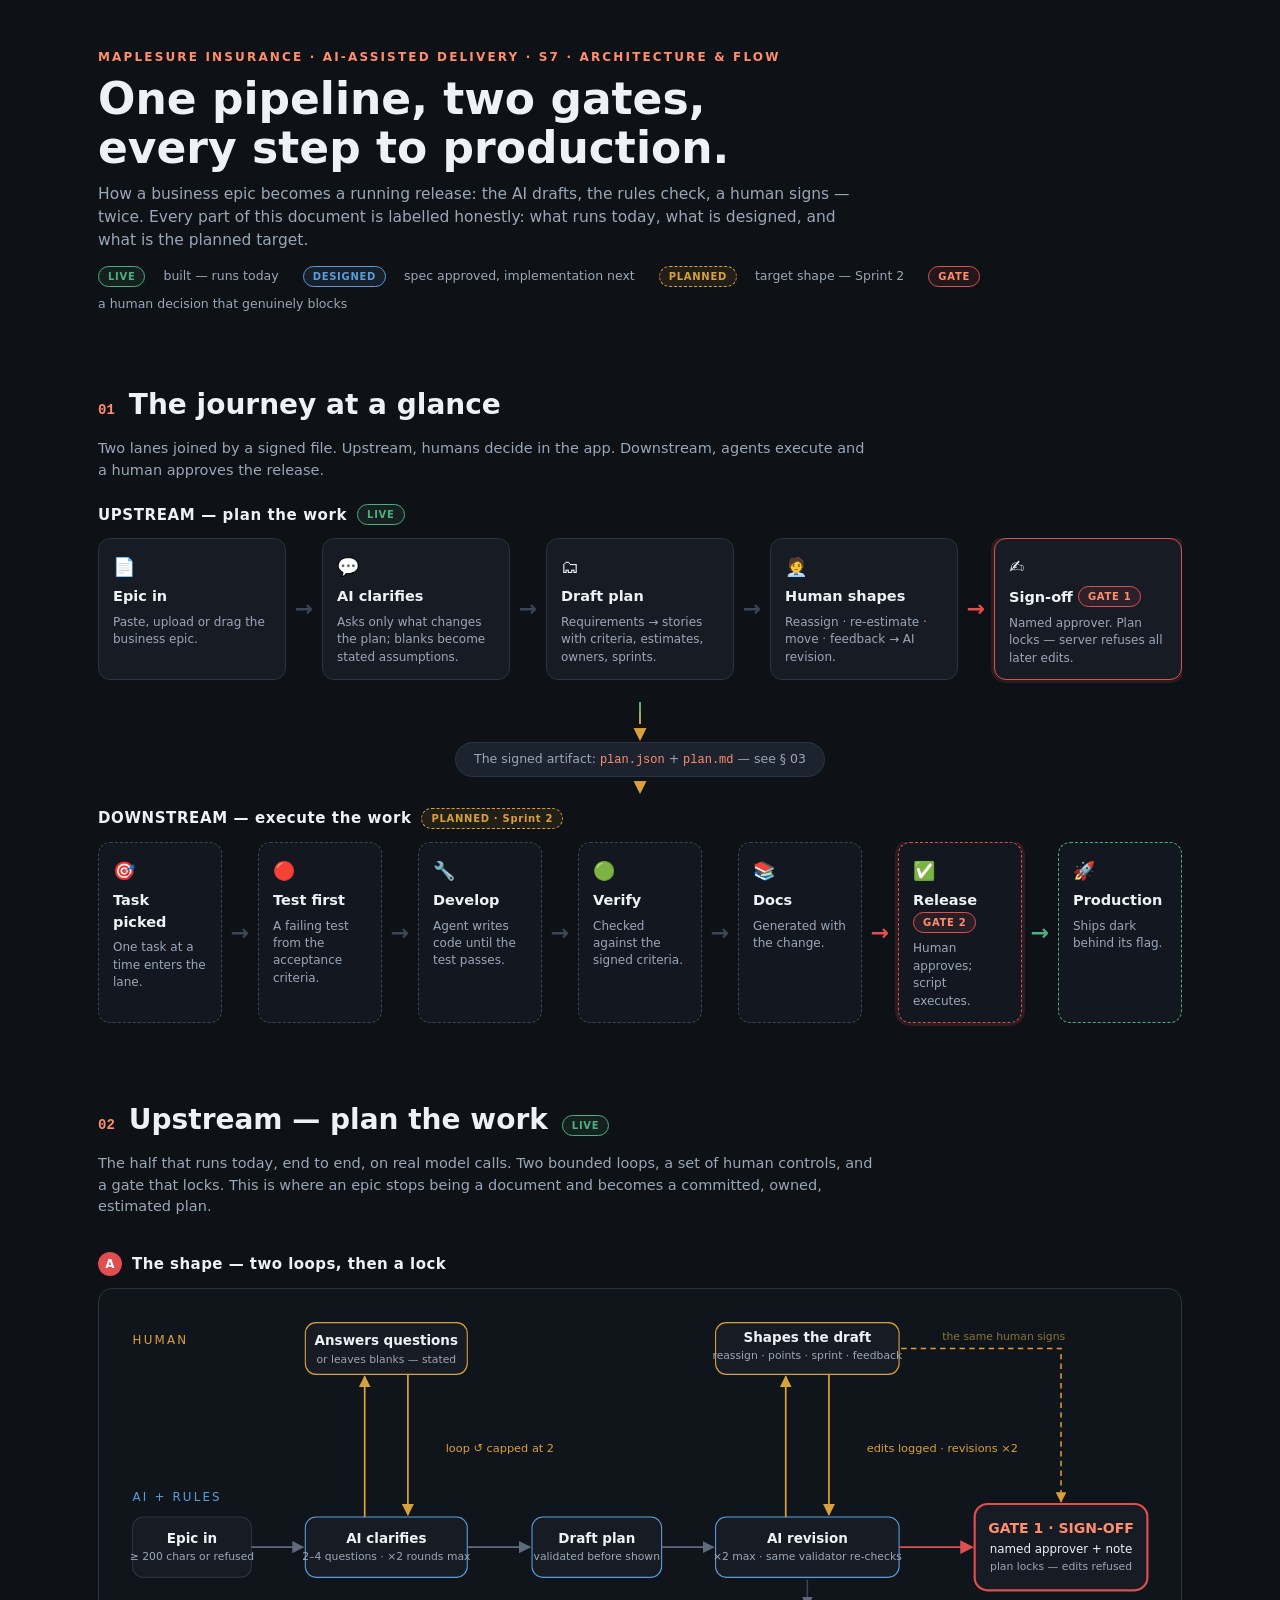
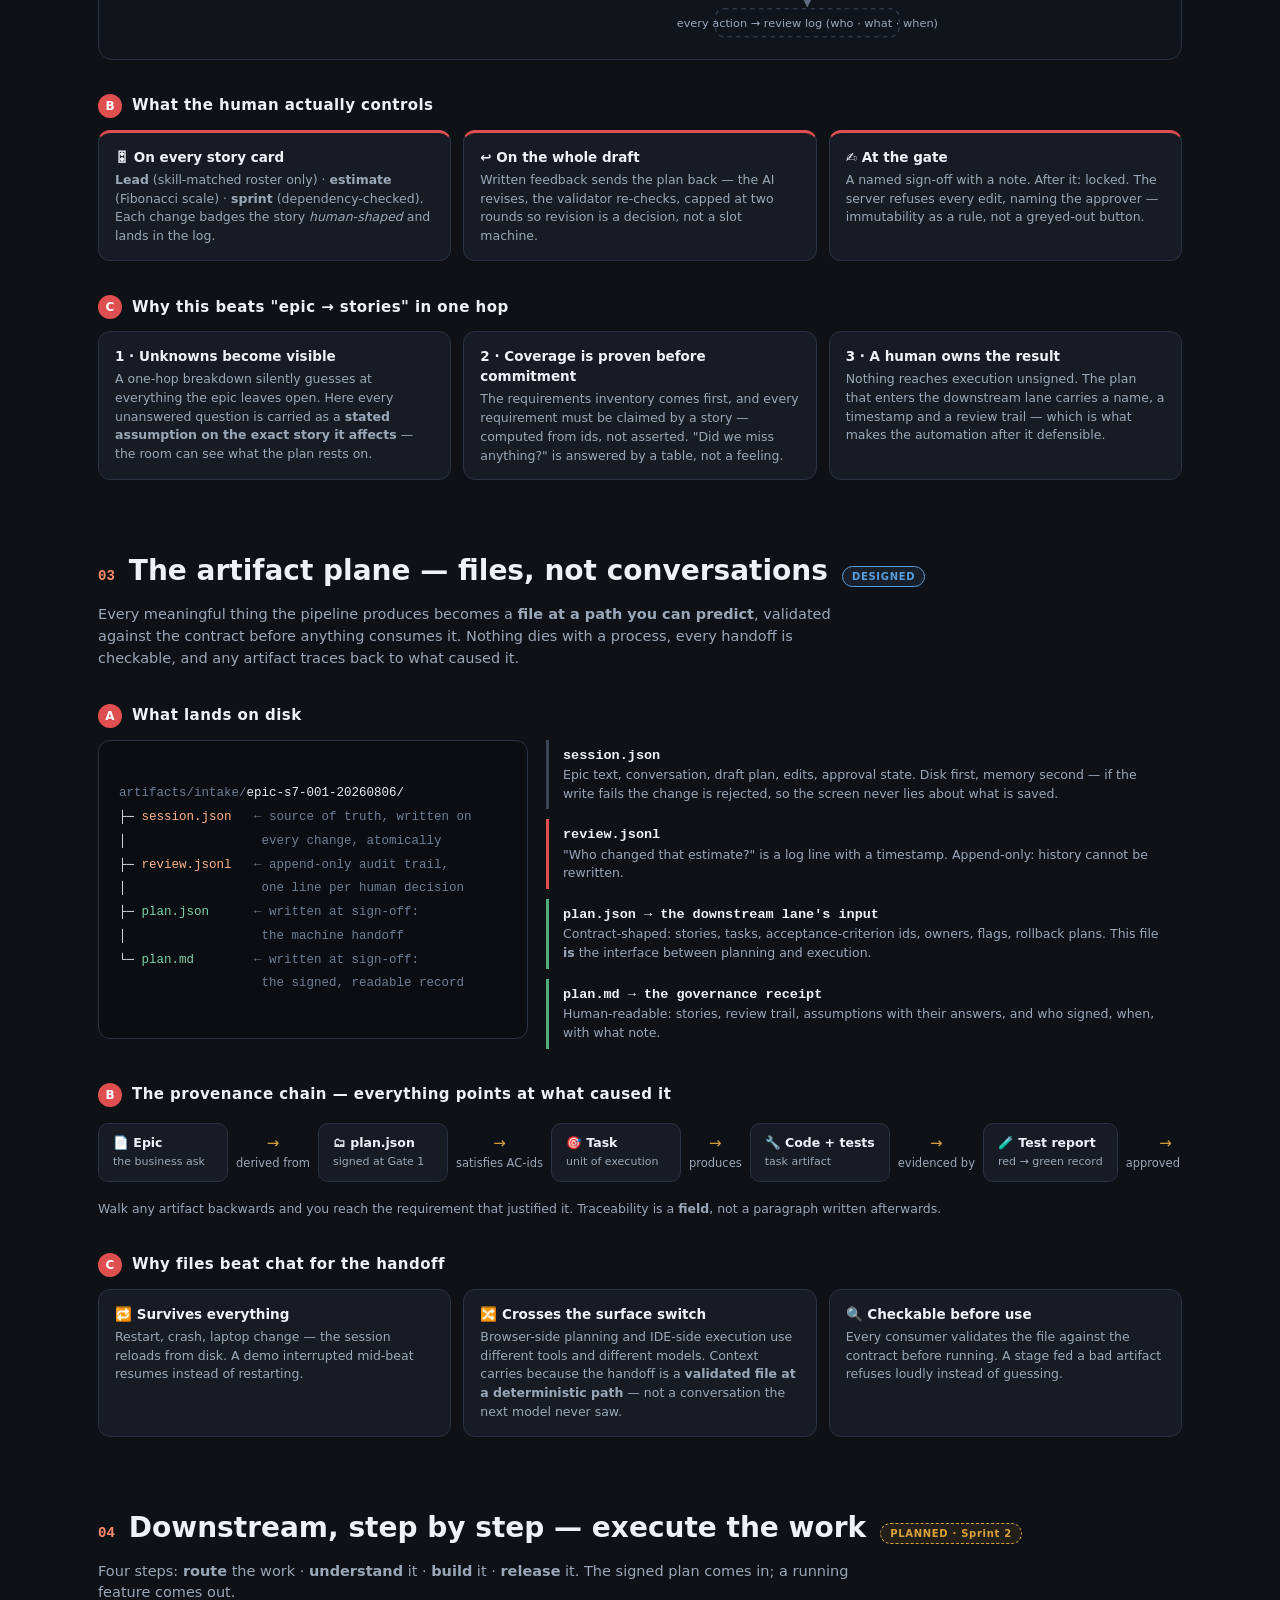
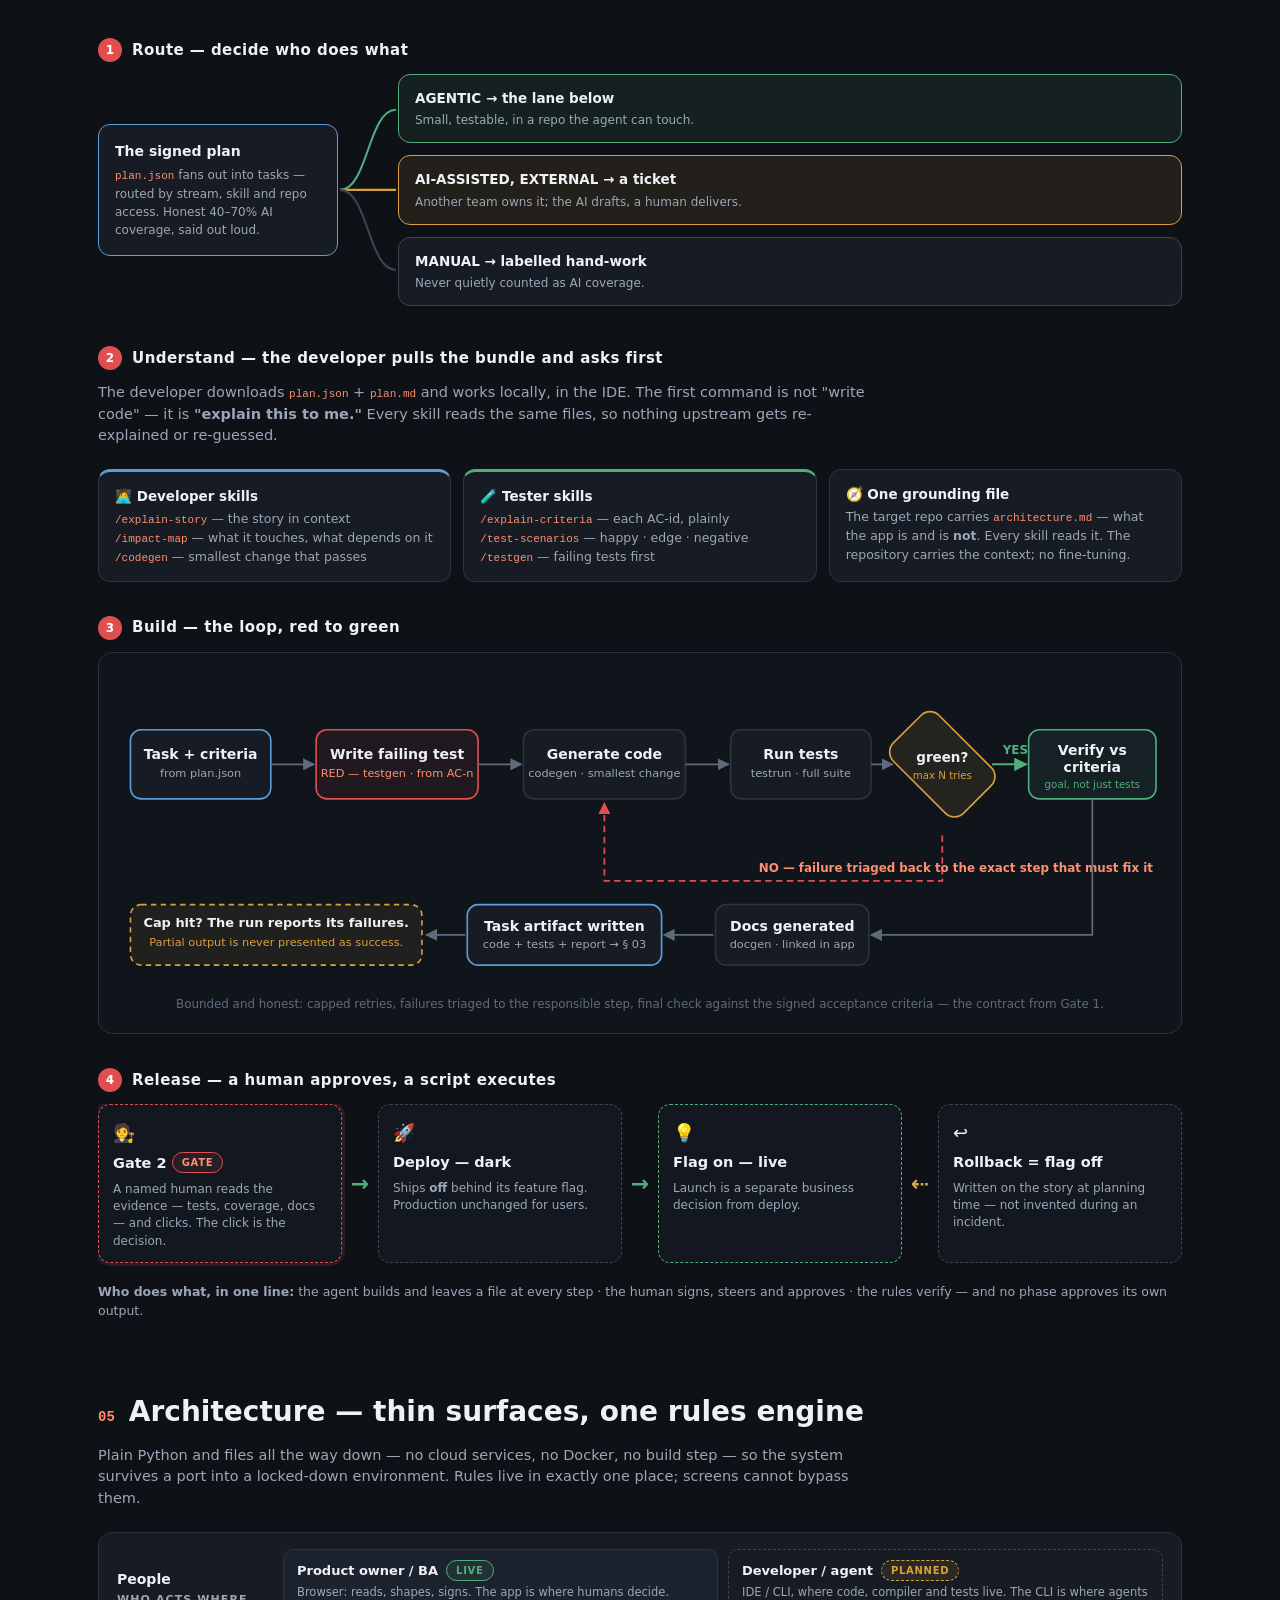
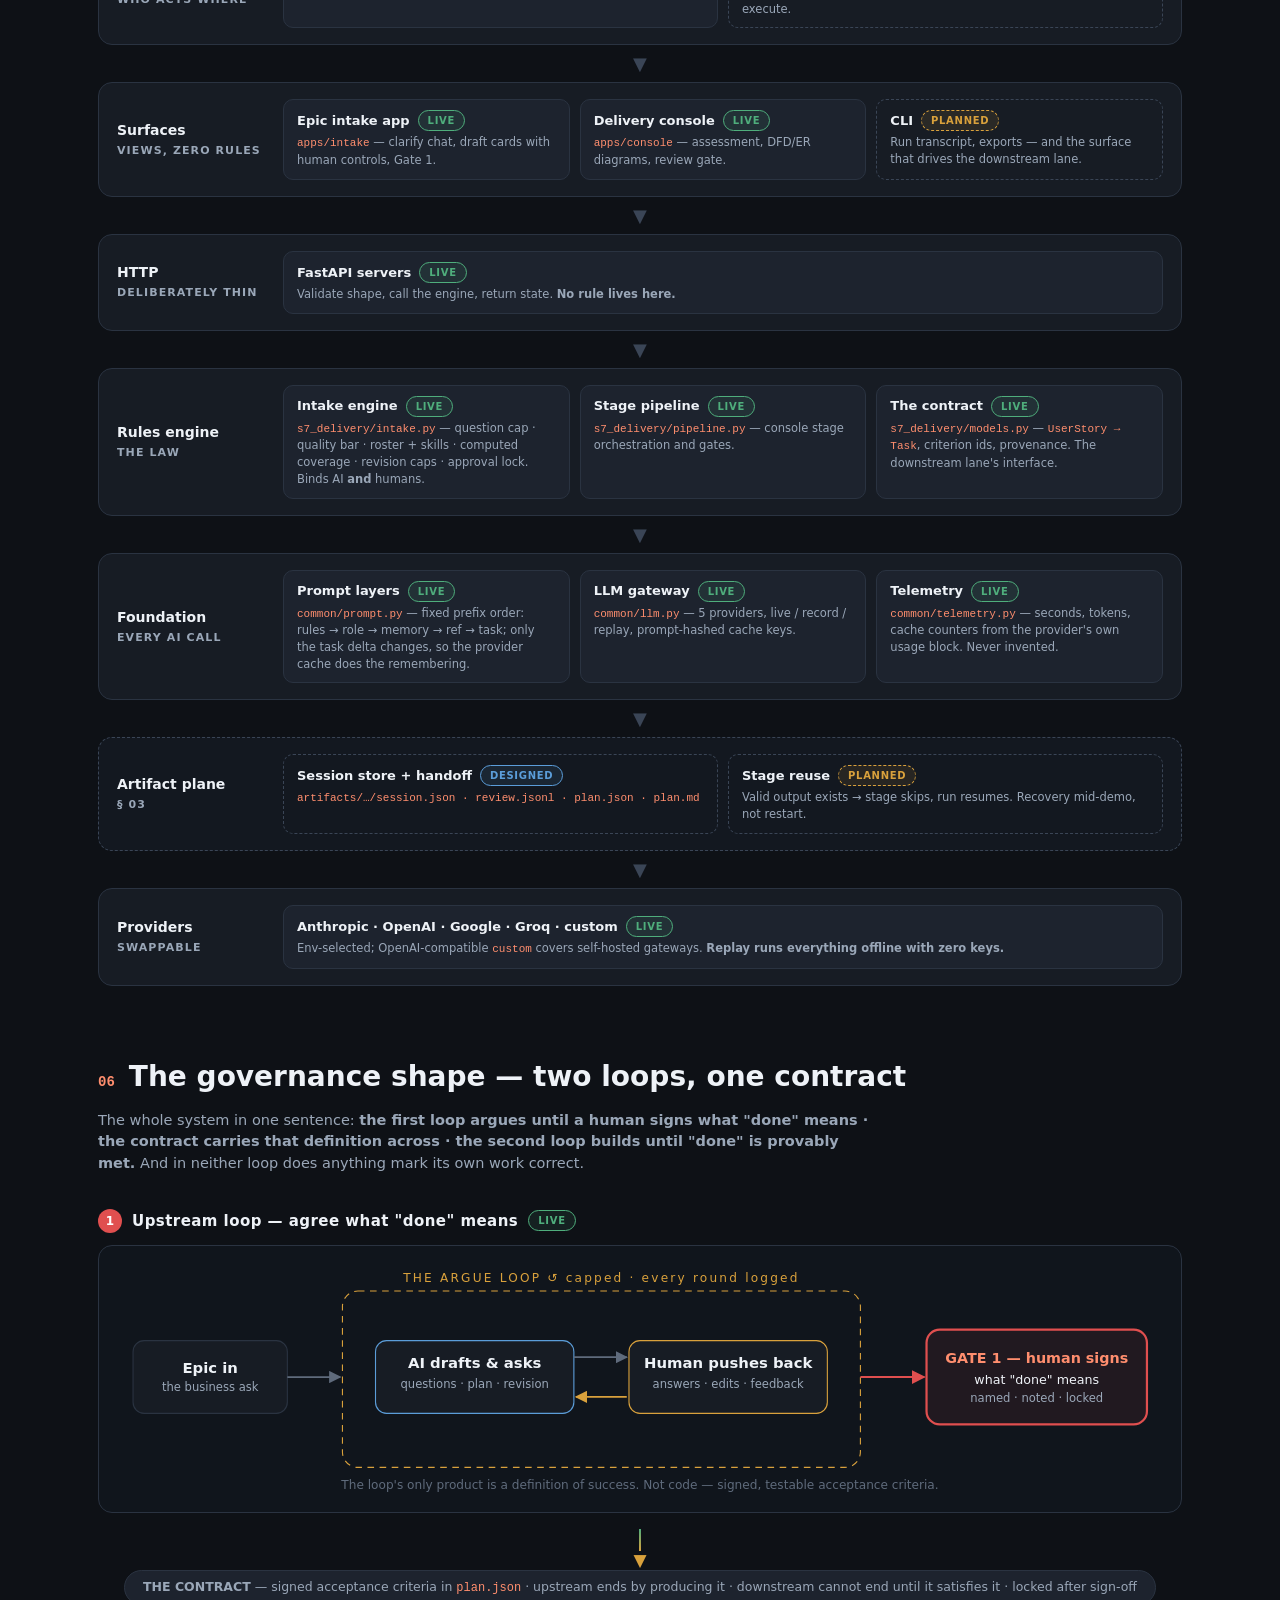
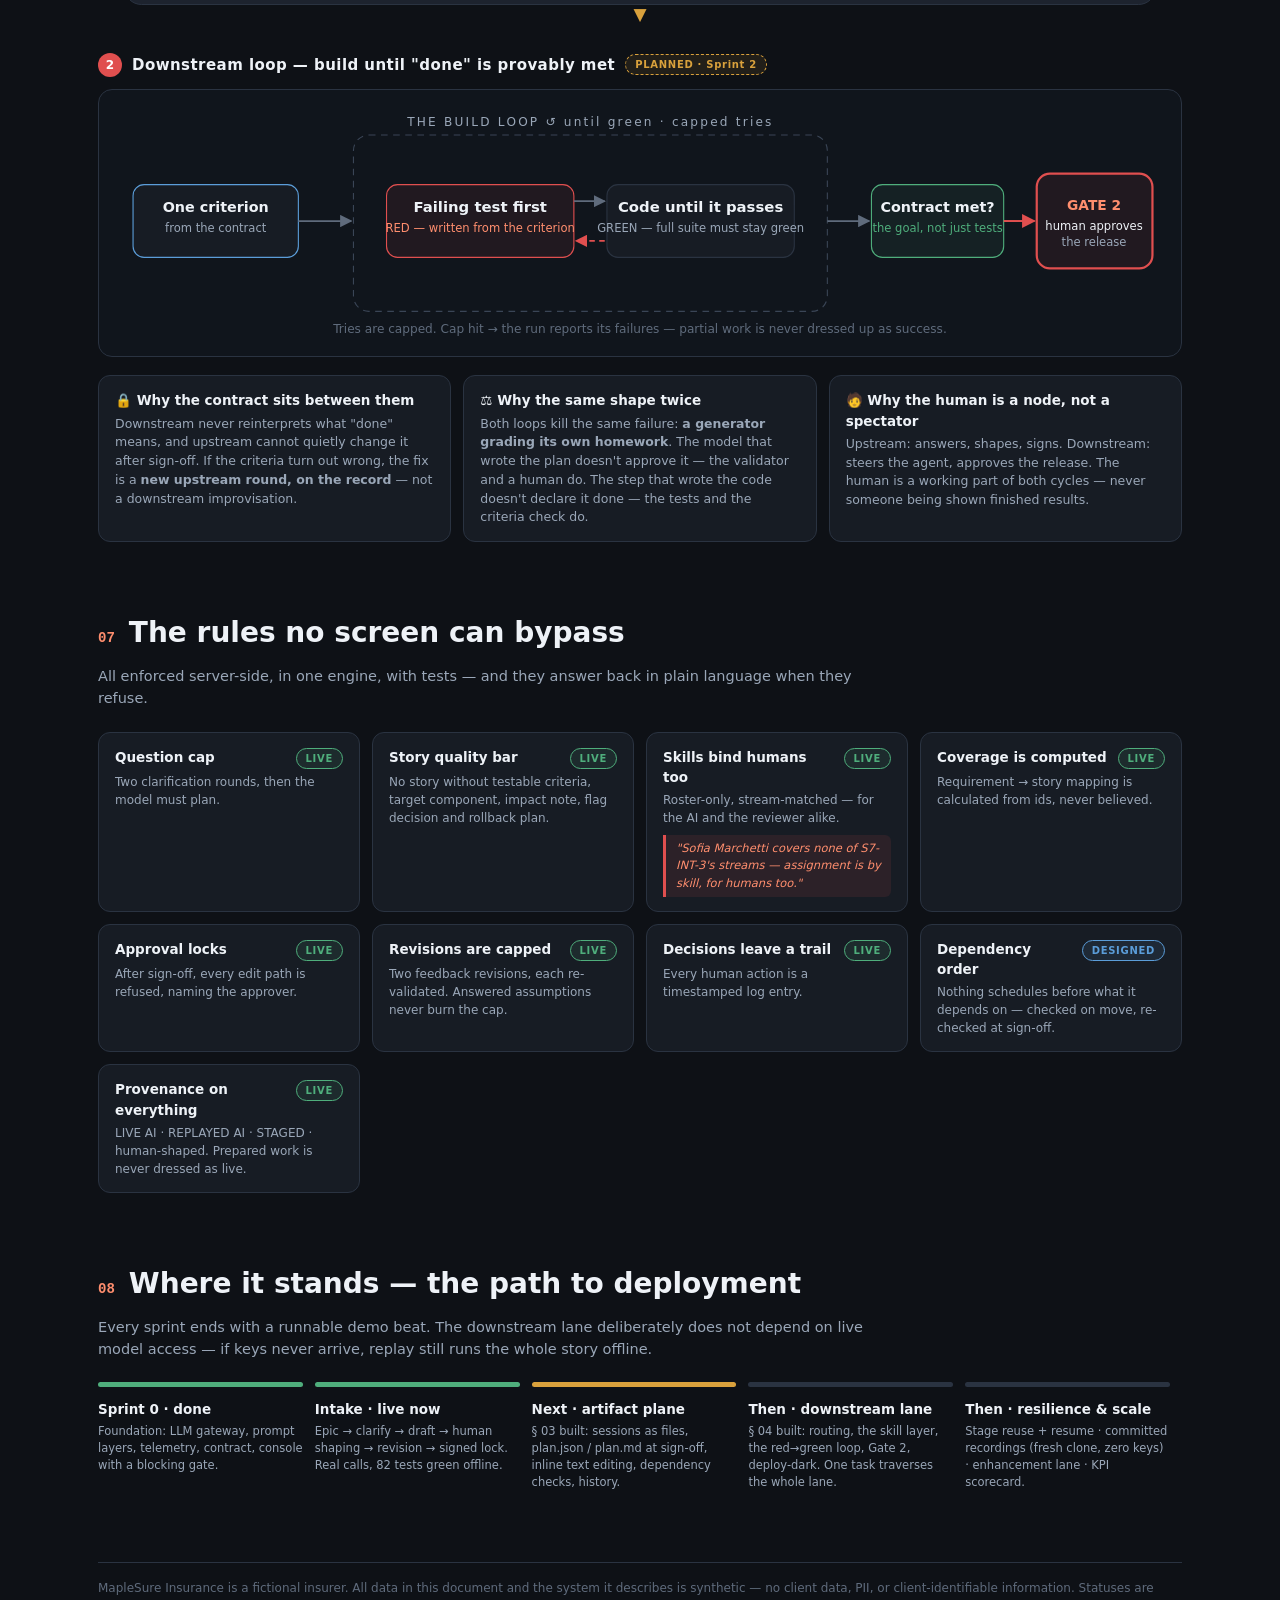
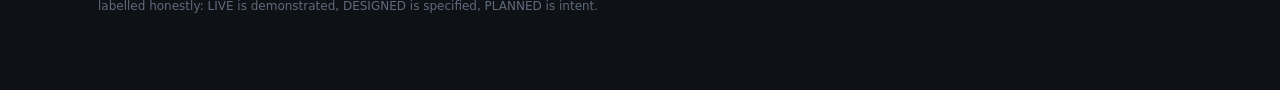
<file: docs/s7-architecture.html>
<!DOCTYPE html>
<html lang="en">
<head>
<meta charset="UTF-8">
<meta name="viewport" content="width=device-width, initial-scale=1.0">
<title>MapleSure S7 — Architecture &amp; Delivery Flow</title>
<style>
  :root {
    --bg: #0e1116; --card: #171c24; --card-2: #1d232e;
    --ink: #eef2f7; --soft: #9aa7b8; --line: #2a3341; --line-2: #3a4556;
    --accent: #e04f4f; --accent-soft: #ff8e6e;
    --ok: #4fae7c; --warn: #d9a13c; --blue: #5b9dd9;
    --ok-bg: rgba(79,174,124,.10); --warn-bg: rgba(217,161,60,.10);
    --red-bg: rgba(224,79,79,.10); --blue-bg: rgba(91,157,217,.10);
  }
  * { margin: 0; padding: 0; box-sizing: border-box; }
  body { background: var(--bg); color: var(--ink);
         font-family: "Avenir Next", "Segoe UI", system-ui, sans-serif; line-height: 1.5; }
  .page { max-width: 1180px; margin: 0 auto; padding: 48px clamp(18px, 4vw, 48px) 80px; }

  .kicker { font-size: 12px; letter-spacing: .18em; text-transform: uppercase; color: var(--accent-soft); font-weight: 700; }
  h1 { font-size: clamp(28px, 4.5vw, 44px); line-height: 1.12; margin: 8px 0 10px; }
  h2 { font-size: clamp(20px, 3vw, 28px); margin: 0 0 6px; }
  h3 { font-size: 16px; }
  .lede { color: var(--soft); max-width: 78ch; font-size: 15.5px; }

  section { margin-top: 70px; }
  .sec-head { display: flex; align-items: baseline; gap: 14px; flex-wrap: wrap; margin-bottom: 6px; }
  .sec-num { font-family: ui-monospace, Menlo, monospace; color: var(--accent-soft); font-size: 14px; font-weight: 700; }
  .sec-sub { color: var(--soft); font-size: 14.5px; max-width: 84ch; margin-bottom: 22px; }
  .sub-h { display: flex; align-items: center; gap: 10px; margin: 34px 0 12px; }
  .sub-h h3 { font-size: 15px; letter-spacing: .03em; }
  .sub-h .n { width: 24px; height: 24px; border-radius: 50%; background: var(--accent); color: #fff;
              display: inline-flex; align-items: center; justify-content: center; font-size: 12px; font-weight: 700; }

  .b { display: inline-block; font-size: 10px; font-weight: 800; letter-spacing: .07em;
       padding: 2px 9px; border-radius: 999px; vertical-align: 2px; white-space: nowrap; }
  .b.live { background: var(--ok-bg); color: var(--ok); border: 1px solid var(--ok); }
  .b.plan { background: var(--warn-bg); color: var(--warn); border: 1px dashed var(--warn); }
  .b.gate { background: var(--red-bg); color: var(--accent-soft); border: 1px solid var(--accent); }
  .b.spec { background: var(--blue-bg); color: var(--blue); border: 1px solid var(--blue); }
  .legend { display: flex; gap: 8px 18px; flex-wrap: wrap; margin: 14px 0 0; align-items: center; }
  .legend span.t { color: var(--soft); font-size: 12.5px; margin-right: 6px; }

  .flow-wrap { overflow-x: auto; padding-bottom: 6px; }
  .flow { display: flex; align-items: stretch; min-width: 880px; }
  .node { flex: 1; min-width: 124px; background: var(--card); border: 1.5px solid var(--line);
          border-radius: 12px; padding: 14px 14px 12px; display: flex; flex-direction: column; gap: 6px; }
  .node.planned { border-style: dashed; border-color: var(--line-2); background: #131820; }
  .node.gatebox { border-color: var(--accent); box-shadow: 0 0 0 3px rgba(224,79,79,.15); }
  .node.okbox { border-color: var(--ok); }
  .node.warnbox { border-color: var(--warn); background: var(--warn-bg); }
  .node .t { font-weight: 700; font-size: 14.5px; }
  .node .d { color: var(--soft); font-size: 12px; line-height: 1.45; }
  .node .icon { font-size: 18px; }
  .arr { flex: 0 0 36px; display: flex; align-items: center; justify-content: center;
         color: var(--line-2); font-size: 22px; font-weight: 700; }
  .arr.red { color: var(--accent); } .arr.green { color: var(--ok); } .arr.amber { color: var(--warn); }

  .loopnote { margin-top: 10px; display: flex; gap: 26px; flex-wrap: wrap; }
  .loopnote div { color: var(--soft); font-size: 12.5px; padding-left: 20px; position: relative; }
  .loopnote div::before { content: "↺"; position: absolute; left: 0; color: var(--warn); font-size: 15px; }

  .vjoin { display: flex; flex-direction: column; align-items: center; gap: 4px; margin: 16px 0; }
  .vjoin .stem { width: 2px; height: 22px; background: linear-gradient(var(--ok), var(--warn)); }
  .vjoin .cap { color: var(--warn); font-size: 17px; line-height: .6; }
  .vjoin .lbl { background: var(--card-2); border: 1px solid var(--line); border-radius: 999px;
                color: var(--soft); font-size: 12.5px; padding: 7px 18px; }
  .vjoin .lbl code { color: var(--accent-soft); font-family: ui-monospace, Menlo, monospace; font-size: 12px; }

  .lane-title { display: flex; align-items: center; gap: 10px; margin: 0 0 12px; }
  .lane-title h3 { font-size: 15px; letter-spacing: .04em; }

  .svgwrap { overflow-x: auto; border: 1px solid var(--line); border-radius: 14px; background: #10151c; padding: 12px; }
  .svgwrap svg { display: block; min-width: 840px; width: 100%; height: auto; }
  .caption { color: var(--soft); font-size: 12.5px; margin-top: 10px; }

  /* Routing */
  .route { display: grid; grid-template-columns: 240px 60px 1fr; align-items: center; min-width: 760px; }
  .route .src { background: var(--card); border: 1.5px solid var(--blue); border-radius: 12px; padding: 16px; }
  .route .src .t { font-weight: 700; font-size: 14px; }
  .route .src .d { color: var(--soft); font-size: 12px; margin-top: 4px; }
  .fan { position: relative; height: 100%; min-height: 220px; }
  .fan svg { position: absolute; inset: 0; width: 100%; height: 100%; }
  .route .outs { display: flex; flex-direction: column; gap: 12px; }
  .out { border-radius: 12px; padding: 13px 16px; border: 1.5px solid var(--line); background: var(--card); }
  .out .t { font-weight: 700; font-size: 13.5px; }
  .out .d { color: var(--soft); font-size: 12px; margin-top: 3px; }
  .out.a { border-color: var(--ok); background: var(--ok-bg); }
  .out.b2 { border-color: var(--warn); background: var(--warn-bg); }
  .out.c { border-color: var(--line-2); }

  /* Skill chips */
  .skillrow { display: flex; align-items: center; gap: 0; overflow-x: auto; padding: 6px 0; }
  .skill { flex: 0 0 auto; background: var(--card-2); border: 1px solid var(--blue); border-radius: 10px;
           padding: 10px 16px; min-width: 128px; text-align: center; }
  .skill .t { font-family: ui-monospace, Menlo, monospace; font-weight: 700; font-size: 13px; color: var(--blue); }
  .skill .d { color: var(--soft); font-size: 10.5px; margin-top: 3px; }
  .skillrow .sl { flex: 0 0 auto; color: var(--line-2); padding: 0 10px; font-size: 16px; }

  .strip { display: grid; grid-template-columns: repeat(auto-fit, minmax(220px, 1fr)); gap: 12px; }
  .who { border-radius: 12px; padding: 14px 16px; border: 1.5px solid var(--line); background: var(--card); }
  .who .t { font-weight: 700; font-size: 13.5px; display: flex; align-items: center; gap: 8px; }
  .who .d { color: var(--soft); font-size: 12.5px; margin-top: 4px; line-height: 1.5; }
  .who.agent { border-top: 3px solid var(--blue); }
  .who.human { border-top: 3px solid var(--accent); }
  .who.rules2 { border-top: 3px solid var(--ok); }

  /* File tree */
  .filetree { display: grid; grid-template-columns: minmax(300px, 430px) 1fr; gap: 18px; align-items: start; }
  .tree { background: #0a0d11; color: #e8eef5; border: 1px solid var(--line); border-radius: 12px; padding: 18px 20px;
          font-family: ui-monospace, Menlo, monospace; font-size: 12.5px; line-height: 1.9;
          overflow-x: auto; white-space: pre; }
  .tree .dim { color: #6e7f94; } .tree .hl { color: #ffb38a; } .tree .grn { color: #7fd0a7; }
  .fnotes { display: flex; flex-direction: column; gap: 10px; }
  .fnote { border-left: 3px solid var(--line-2); padding: 6px 14px; }
  .fnote.hot { border-left-color: var(--accent); }
  .fnote.ok { border-left-color: var(--ok); }
  .fnote .t { font-weight: 700; font-size: 13.5px; font-family: ui-monospace, Menlo, monospace; }
  .fnote .d { color: var(--soft); font-size: 12.5px; }

  /* Provenance chain */
  .chain { display: flex; align-items: center; overflow-x: auto; padding: 4px 0 8px; }
  .chipx { flex: 0 0 auto; background: var(--card); border: 1.5px solid var(--line); border-radius: 10px;
           padding: 10px 14px; min-width: 130px; }
  .chipx .t { font-weight: 700; font-size: 12.5px; }
  .chipx .d { color: var(--soft); font-size: 11px; margin-top: 2px; }
  .chain .link { flex: 0 0 auto; padding: 0 8px; color: var(--soft); font-size: 11.5px; text-align: center; }
  .chain .link b { display: block; color: var(--warn); font-size: 15px; font-weight: 400; }

  /* Modes */
  .modes { display: grid; grid-template-columns: repeat(auto-fit, minmax(240px, 1fr)); gap: 14px; }
  .mode { border-radius: 14px; border: 1.5px solid var(--line); background: var(--card); padding: 16px 18px; }
  .mode .mt { font-weight: 800; font-size: 14px; display: flex; align-items: center; gap: 10px; }
  .mode .md { color: var(--soft); font-size: 12.5px; margin-top: 6px; line-height: 1.55; }
  .mode .pill { font-size: 10px; font-weight: 800; padding: 2px 8px; border-radius: 999px; }
  .mode.live .pill { background: var(--ok-bg); color: var(--ok); }
  .mode.rec .pill { background: var(--blue-bg); color: var(--blue); }
  .mode.rep .pill { background: var(--warn-bg); color: var(--warn); }
  .mode .arrows { margin-top: 10px; font-family: ui-monospace, Menlo, monospace; font-size: 12px; color: var(--soft); line-height: 1.8; }
  .mode .arrows b { color: var(--ink); font-weight: 700; }

  .prefixbar { display: flex; border-radius: 10px; overflow: hidden; border: 1px solid var(--line); min-width: 620px; }
  .seg { padding: 12px 10px; font-size: 12px; font-weight: 700; text-align: center; color: #a9c6e4; }
  .seg small { display: block; font-weight: 500; opacity: .7; font-size: 10.5px; }
  .seg.s1 { flex: 3; background: #24354a; } .seg.s2 { flex: 2; background: #202f42; }
  .seg.s3 { flex: 2; background: #1c293a; } .seg.s4 { flex: 4; background: #182333; }
  .seg.s5 { flex: 2; background: var(--warn-bg); color: var(--warn); border-left: 2px dashed var(--warn); }

  /* Architecture */
  .arch { display: flex; flex-direction: column; }
  .layer { display: grid; grid-template-columns: 150px 1fr; gap: 16px; border: 1px solid var(--line);
           border-radius: 14px; background: var(--card); padding: 16px 18px; align-items: center; }
  .layer.dashed { border-style: dashed; border-color: var(--line-2); background: #131820; }
  .layer .lname { color: var(--soft); font-size: 11px; letter-spacing: .1em; text-transform: uppercase; font-weight: 700; }
  .layer .lname b { display: block; color: var(--ink); font-size: 14px; letter-spacing: 0; text-transform: none; margin-bottom: 2px; }
  .cells { display: flex; gap: 10px; flex-wrap: wrap; }
  .cell { background: var(--card-2); border: 1px solid var(--line); border-radius: 10px; padding: 10px 13px; min-width: 150px; flex: 1; }
  .cell.dashed { border-style: dashed; border-color: var(--line-2); background: transparent; }
  .cell .ct { font-weight: 700; font-size: 13px; display: flex; gap: 8px; align-items: center; flex-wrap: wrap; }
  .cell .cd { color: var(--soft); font-size: 11.5px; margin-top: 3px; line-height: 1.45; }
  code { font-family: ui-monospace, Menlo, monospace; font-size: 11px; color: var(--accent-soft); }
  .down-arrow { display: flex; justify-content: center; color: var(--line-2); font-size: 18px; padding: 5px 0; }

  .rules { display: grid; grid-template-columns: repeat(auto-fill, minmax(250px, 1fr)); gap: 12px; }
  .rule { background: var(--card); border: 1px solid var(--line); border-radius: 12px; padding: 14px 16px; }
  .rule .rt { font-weight: 700; font-size: 13.5px; display: flex; justify-content: space-between; gap: 8px; align-items: baseline; }
  .rule .rd { color: var(--soft); font-size: 12px; margin-top: 4px; line-height: 1.5; }
  .rule .quote { margin-top: 8px; border-left: 3px solid var(--accent); padding: 5px 10px;
                 color: var(--accent-soft); font-size: 11.5px; font-style: italic; background: var(--red-bg); border-radius: 0 6px 6px 0; }

  .timeline { display: flex; overflow-x: auto; padding-bottom: 6px; }
  .tl { flex: 1; min-width: 175px; padding: 0 12px 0 0; }
  .tl .bar { height: 5px; border-radius: 3px; background: var(--line); margin-bottom: 12px; }
  .tl.done .bar { background: var(--ok); } .tl.now .bar { background: var(--warn); }
  .tl .tt { font-weight: 700; font-size: 13.5px; } .tl .td { color: var(--soft); font-size: 11.5px; margin-top: 3px; line-height: 1.5; }

  .footnote { margin-top: 64px; color: #5f6b7c; font-size: 12px; border-top: 1px solid var(--line); padding-top: 16px; }
</style>
</head>
<body>
<div class="page">

  <header>
    <div class="kicker">MapleSure Insurance · AI-assisted delivery · S7 · architecture &amp; flow</div>
    <h1>One pipeline, two gates,<br>every step to production.</h1>
    <p class="lede">How a business epic becomes a running release: the AI drafts, the rules check,
    a human signs — twice. Every part of this document is labelled honestly: what runs today,
    what is designed, and what is the planned target.</p>
    <div class="legend">
      <span class="b live">LIVE</span><span class="t">built — runs today</span>
      <span class="b spec">DESIGNED</span><span class="t">spec approved, implementation next</span>
      <span class="b plan">PLANNED</span><span class="t">target shape — Sprint 2</span>
      <span class="b gate">GATE</span><span class="t">a human decision that genuinely blocks</span>
    </div>
  </header>

  <!-- ============ 1 · JOURNEY ============ -->
  <section>
    <div class="sec-head"><span class="sec-num">01</span><h2>The journey at a glance</h2></div>
    <p class="sec-sub">Two lanes joined by a signed file. Upstream, humans decide in the app.
    Downstream, agents execute and a human approves the release.</p>

    <div class="lane-title"><h3>UPSTREAM — plan the work</h3><span class="b live">LIVE</span></div>
    <div class="flow-wrap">
      <div class="flow">
        <div class="node"><span class="icon">📄</span><span class="t">Epic in</span>
          <span class="d">Paste, upload or drag the business epic.</span></div>
        <div class="arr">→</div>
        <div class="node"><span class="icon">💬</span><span class="t">AI clarifies</span>
          <span class="d">Asks only what changes the plan; blanks become stated assumptions.</span></div>
        <div class="arr">→</div>
        <div class="node"><span class="icon">🗂</span><span class="t">Draft plan</span>
          <span class="d">Requirements → stories with criteria, estimates, owners, sprints.</span></div>
        <div class="arr">→</div>
        <div class="node"><span class="icon">🧑‍💼</span><span class="t">Human shapes</span>
          <span class="d">Reassign · re-estimate · move · feedback → AI revision.</span></div>
        <div class="arr red">→</div>
        <div class="node gatebox"><span class="icon">✍️</span><span class="t">Sign-off <span class="b gate">GATE 1</span></span>
          <span class="d">Named approver. Plan locks — server refuses all later edits.</span></div>
      </div>
    </div>

    <div class="vjoin">
      <div class="stem"></div><div class="cap">▼</div>
      <div class="lbl">The signed artifact: <code>plan.json</code> + <code>plan.md</code> — see § 03</div>
      <div class="cap">▼</div>
    </div>

    <div class="lane-title"><h3>DOWNSTREAM — execute the work</h3><span class="b plan">PLANNED · Sprint 2</span></div>
    <div class="flow-wrap">
      <div class="flow">
        <div class="node planned"><span class="icon">🎯</span><span class="t">Task picked</span>
          <span class="d">One task at a time enters the lane.</span></div>
        <div class="arr">→</div>
        <div class="node planned"><span class="icon">🔴</span><span class="t">Test first</span>
          <span class="d">A failing test from the acceptance criteria.</span></div>
        <div class="arr">→</div>
        <div class="node planned"><span class="icon">🔧</span><span class="t">Develop</span>
          <span class="d">Agent writes code until the test passes.</span></div>
        <div class="arr">→</div>
        <div class="node planned"><span class="icon">🟢</span><span class="t">Verify</span>
          <span class="d">Checked against the signed criteria.</span></div>
        <div class="arr">→</div>
        <div class="node planned"><span class="icon">📚</span><span class="t">Docs</span>
          <span class="d">Generated with the change.</span></div>
        <div class="arr red">→</div>
        <div class="node planned gatebox"><span class="icon">✅</span><span class="t">Release <span class="b gate">GATE 2</span></span>
          <span class="d">Human approves; script executes.</span></div>
        <div class="arr green">→</div>
        <div class="node planned okbox"><span class="icon">🚀</span><span class="t">Production</span>
          <span class="d">Ships dark behind its flag.</span></div>
      </div>
    </div>
  </section>

  <!-- ============ 2 · UPSTREAM DEEP DIVE ============ -->
  <section>
    <div class="sec-head"><span class="sec-num">02</span><h2>Upstream — plan the work</h2><span class="b live">LIVE</span></div>
    <p class="sec-sub">The half that runs today, end to end, on real model calls. Two bounded loops,
    a set of human controls, and a gate that locks. This is where an epic stops being a document and
    becomes a committed, owned, estimated plan.</p>

    <div class="sub-h"><span class="n">A</span><h3>The shape — two loops, then a lock</h3></div>
    <div class="svgwrap">
    <svg viewBox="0 0 980 320" xmlns="http://www.w3.org/2000/svg" role="img" aria-label="Upstream flow with loops">
      <defs>
        <marker id="u1" viewBox="0 0 10 10" refX="9" refY="5" markerWidth="7" markerHeight="7" orient="auto-start-reverse">
          <path d="M 0 0 L 10 5 L 0 10 z" fill="#5f6b7c"/></marker>
        <marker id="u2" viewBox="0 0 10 10" refX="9" refY="5" markerWidth="7" markerHeight="7" orient="auto-start-reverse">
          <path d="M 0 0 L 10 5 L 0 10 z" fill="#d9a13c"/></marker>
        <marker id="u3" viewBox="0 0 10 10" refX="9" refY="5" markerWidth="7" markerHeight="7" orient="auto-start-reverse">
          <path d="M 0 0 L 10 5 L 0 10 z" fill="#e04f4f"/></marker>
      </defs>

      <!-- Human lane label -->
      <text x="20" y="40" fill="#d9a13c" font-size="11" letter-spacing="2">HUMAN</text>
      <text x="20" y="185" fill="#5b9dd9" font-size="11" letter-spacing="2">AI + RULES</text>

      <!-- Human row -->
      <rect x="180" y="20" width="150" height="48" rx="10" fill="#171c24" stroke="#d9a13c"/>
      <text x="255" y="41" fill="#eef2f7" font-size="12.5" text-anchor="middle" font-weight="700">Answers questions</text>
      <text x="255" y="57" fill="#9aa7b8" font-size="10" text-anchor="middle">or leaves blanks — stated</text>

      <rect x="560" y="20" width="170" height="48" rx="10" fill="#171c24" stroke="#d9a13c"/>
      <text x="645" y="38" fill="#eef2f7" font-size="12.5" text-anchor="middle" font-weight="700">Shapes the draft</text>
      <text x="645" y="54" fill="#9aa7b8" font-size="10" text-anchor="middle">reassign · points · sprint · feedback</text>

      <!-- AI row -->
      <rect x="20" y="200" width="110" height="56" rx="10" fill="#171c24" stroke="#2a3341"/>
      <text x="75" y="224" fill="#eef2f7" font-size="12.5" text-anchor="middle" font-weight="700">Epic in</text>
      <text x="75" y="240" fill="#9aa7b8" font-size="10" text-anchor="middle">≥ 200 chars or refused</text>

      <rect x="180" y="200" width="150" height="56" rx="10" fill="#171c24" stroke="#5b9dd9"/>
      <text x="255" y="224" fill="#eef2f7" font-size="12.5" text-anchor="middle" font-weight="700">AI clarifies</text>
      <text x="255" y="240" fill="#9aa7b8" font-size="10" text-anchor="middle">2–4 questions · ×2 rounds max</text>

      <rect x="390" y="200" width="120" height="56" rx="10" fill="#171c24" stroke="#5b9dd9"/>
      <text x="450" y="224" fill="#eef2f7" font-size="12.5" text-anchor="middle" font-weight="700">Draft plan</text>
      <text x="450" y="240" fill="#9aa7b8" font-size="10" text-anchor="middle">validated before shown</text>

      <rect x="560" y="200" width="170" height="56" rx="10" fill="#171c24" stroke="#5b9dd9"/>
      <text x="645" y="224" fill="#eef2f7" font-size="12.5" text-anchor="middle" font-weight="700">AI revision</text>
      <text x="645" y="240" fill="#9aa7b8" font-size="10" text-anchor="middle">×2 max · same validator re-checks</text>

      <rect x="800" y="188" width="160" height="80" rx="12" fill="#171c24" stroke="#e04f4f" stroke-width="2"/>
      <text x="880" y="215" fill="#ff8e6e" font-size="13" text-anchor="middle" font-weight="800">GATE 1 · SIGN-OFF</text>
      <text x="880" y="233" fill="#eef2f7" font-size="11" text-anchor="middle">named approver + note</text>
      <text x="880" y="249" fill="#9aa7b8" font-size="10" text-anchor="middle">plan locks — edits refused</text>

      <!-- main arrows -->
      <path d="M 130 228 H 178" stroke="#5f6b7c" stroke-width="1.6" fill="none" marker-end="url(#u1)"/>
      <path d="M 330 228 H 388" stroke="#5f6b7c" stroke-width="1.6" fill="none" marker-end="url(#u1)"/>
      <path d="M 510 228 H 558" stroke="#5f6b7c" stroke-width="1.6" fill="none" marker-end="url(#u1)"/>
      <path d="M 730 228 H 798" stroke="#e04f4f" stroke-width="1.8" fill="none" marker-end="url(#u3)"/>

      <!-- clarify loop -->
      <path d="M 235 200 V 70" stroke="#d9a13c" stroke-width="1.6" fill="none" marker-end="url(#u2)"/>
      <path d="M 275 68 V 198" stroke="#d9a13c" stroke-width="1.6" fill="none" marker-end="url(#u2)"/>
      <text x="310" y="140" fill="#d9a13c" font-size="10.5">loop ↺ capped at 2</text>

      <!-- shaping loop -->
      <path d="M 625 200 V 70" stroke="#d9a13c" stroke-width="1.6" fill="none" marker-end="url(#u2)"/>
      <path d="M 665 68 V 198" stroke="#d9a13c" stroke-width="1.6" fill="none" marker-end="url(#u2)"/>
      <text x="700" y="140" fill="#d9a13c" font-size="10.5">edits logged · revisions ×2</text>

      <!-- human edits direct to gate -->
      <path d="M 732 44 H 880 V 186" stroke="#d9a13c" stroke-width="1.4" fill="none" stroke-dasharray="5 4" marker-end="url(#u2)"/>
      <text x="770" y="36" fill="#8a7434" font-size="10">the same human signs</text>

      <!-- review log -->
      <rect x="560" y="285" width="170" height="26" rx="8" fill="none" stroke="#3a4556" stroke-dasharray="4 4"/>
      <text x="645" y="302" fill="#9aa7b8" font-size="10.5" text-anchor="middle">every action → review log (who · what · when)</text>
      <path d="M 645 258 V 283" stroke="#3a4556" stroke-width="1.4" fill="none" marker-end="url(#u1)"/>
    </svg>
    </div>

    <div class="sub-h"><span class="n">B</span><h3>What the human actually controls</h3></div>
    <div class="strip">
      <div class="who human"><div class="t">🎛 On every story card</div>
        <div class="d"><b>Lead</b> (skill-matched roster only) · <b>estimate</b> (Fibonacci scale) ·
        <b>sprint</b> (dependency-checked). Each change badges the story <i>human-shaped</i> and lands in the log.</div></div>
      <div class="who human"><div class="t">↩️ On the whole draft</div>
        <div class="d">Written feedback sends the plan back — the AI revises, the validator re-checks,
        capped at two rounds so revision is a decision, not a slot machine.</div></div>
      <div class="who human"><div class="t">✍️ At the gate</div>
        <div class="d">A named sign-off with a note. After it: locked. The server refuses every edit,
        naming the approver — immutability as a rule, not a greyed-out button.</div></div>
    </div>

    <div class="sub-h"><span class="n">C</span><h3>Why this beats "epic → stories" in one hop</h3></div>
    <div class="strip">
      <div class="who"><div class="t">1 · Unknowns become visible</div>
        <div class="d">A one-hop breakdown silently guesses at everything the epic leaves open. Here every
        unanswered question is carried as a <b>stated assumption on the exact story it affects</b> — the room
        can see what the plan rests on.</div></div>
      <div class="who"><div class="t">2 · Coverage is proven before commitment</div>
        <div class="d">The requirements inventory comes first, and every requirement must be claimed by a
        story — computed from ids, not asserted. "Did we miss anything?" is answered by a table, not a feeling.</div></div>
      <div class="who"><div class="t">3 · A human owns the result</div>
        <div class="d">Nothing reaches execution unsigned. The plan that enters the downstream lane carries a
        name, a timestamp and a review trail — which is what makes the automation after it defensible.</div></div>
    </div>
  </section>

  <!-- ============ 3 · ARTIFACT PLANE ============ -->
  <section>
    <div class="sec-head"><span class="sec-num">03</span><h2>The artifact plane — files, not conversations</h2>
      <span class="b spec">DESIGNED</span></div>
    <p class="sec-sub">Every meaningful thing the pipeline produces becomes a <b>file at a path you can
    predict</b>, validated against the contract before anything consumes it. Nothing dies with a process,
    every handoff is checkable, and any artifact traces back to what caused it.</p>

    <div class="sub-h"><span class="n">A</span><h3>What lands on disk</h3></div>
    <div class="filetree">
      <div class="tree">
<span class="dim">artifacts/intake/</span>epic-s7-001-20260806/
├─ <span class="hl">session.json</span>   <span class="dim">← source of truth, written on</span>
│                  <span class="dim">every change, atomically</span>
├─ <span class="hl">review.jsonl</span>   <span class="dim">← append-only audit trail,</span>
│                  <span class="dim">one line per human decision</span>
├─ <span class="grn">plan.json</span>      <span class="dim">← written at sign-off:</span>
│                  <span class="dim">the machine handoff</span>
└─ <span class="grn">plan.md</span>        <span class="dim">← written at sign-off:</span>
                   <span class="dim">the signed, readable record</span>
      </div>
      <div class="fnotes">
        <div class="fnote"><div class="t">session.json</div>
          <div class="d">Epic text, conversation, draft plan, edits, approval state. Disk first, memory second —
          if the write fails the change is rejected, so the screen never lies about what is saved.</div></div>
        <div class="fnote hot"><div class="t">review.jsonl</div>
          <div class="d">"Who changed that estimate?" is a log line with a timestamp. Append-only: history cannot be rewritten.</div></div>
        <div class="fnote ok"><div class="t">plan.json → the downstream lane's input</div>
          <div class="d">Contract-shaped: stories, tasks, acceptance-criterion ids, owners, flags, rollback plans.
          This file <b>is</b> the interface between planning and execution.</div></div>
        <div class="fnote ok"><div class="t">plan.md → the governance receipt</div>
          <div class="d">Human-readable: stories, review trail, assumptions with their answers, and who signed, when, with what note.</div></div>
      </div>
    </div>

    <div class="sub-h"><span class="n">B</span><h3>The provenance chain — everything points at what caused it</h3></div>
    <div class="chain">
      <div class="chipx"><div class="t">📄 Epic</div><div class="d">the business ask</div></div>
      <div class="link"><b>→</b>derived from</div>
      <div class="chipx"><div class="t">🗂 plan.json</div><div class="d">signed at Gate 1</div></div>
      <div class="link"><b>→</b>satisfies AC-ids</div>
      <div class="chipx"><div class="t">🎯 Task</div><div class="d">unit of execution</div></div>
      <div class="link"><b>→</b>produces</div>
      <div class="chipx"><div class="t">🔧 Code + tests</div><div class="d">task artifact</div></div>
      <div class="link"><b>→</b>evidenced by</div>
      <div class="chipx"><div class="t">🧪 Test report</div><div class="d">red → green record</div></div>
      <div class="link"><b>→</b>approved into</div>
      <div class="chipx"><div class="t">🚀 Release record</div><div class="d">signed at Gate 2</div></div>
    </div>
    <p class="caption">Walk any artifact backwards and you reach the requirement that justified it.
    Traceability is a <b>field</b>, not a paragraph written afterwards.</p>

    <div class="sub-h"><span class="n">C</span><h3>Why files beat chat for the handoff</h3></div>
    <div class="strip">
      <div class="who"><div class="t">🔁 Survives everything</div>
        <div class="d">Restart, crash, laptop change — the session reloads from disk. A demo interrupted mid-beat resumes instead of restarting.</div></div>
      <div class="who"><div class="t">🔀 Crosses the surface switch</div>
        <div class="d">Browser-side planning and IDE-side execution use different tools and different models.
        Context carries because the handoff is a <b>validated file at a deterministic path</b> — not a conversation the next model never saw.</div></div>
      <div class="who"><div class="t">🔍 Checkable before use</div>
        <div class="d">Every consumer validates the file against the contract before running. A stage fed a bad artifact refuses loudly instead of guessing.</div></div>
    </div>
  </section>

  <!-- ============ 4 · DOWNSTREAM DEEP DIVE ============ -->
  <section>
    <div class="sec-head"><span class="sec-num">04</span><h2>Downstream, step by step — execute the work</h2>
      <span class="b plan">PLANNED · Sprint 2</span></div>
    <p class="sec-sub">Four steps: <b>route</b> the work · <b>understand</b> it · <b>build</b> it ·
    <b>release</b> it. The signed plan comes in; a running feature comes out.</p>

    <div class="sub-h"><span class="n">1</span><h3>Route — decide who does what</h3></div>
    <div class="flow-wrap">
      <div class="route">
        <div class="src">
          <div class="t">The signed plan</div>
          <div class="d"><code>plan.json</code> fans out into tasks — routed by stream, skill and
          repo access. Honest 40–70% AI coverage, said out loud.</div>
        </div>
        <div class="fan">
          <svg viewBox="0 0 60 220" preserveAspectRatio="none" aria-hidden="true">
            <path d="M 2 110 C 30 110, 30 34, 58 34" stroke="#4fae7c" stroke-width="2" fill="none"/>
            <path d="M 2 110 H 58" stroke="#d9a13c" stroke-width="2" fill="none"/>
            <path d="M 2 110 C 30 110, 30 186, 58 186" stroke="#3a4556" stroke-width="2" fill="none"/>
          </svg>
        </div>
        <div class="outs">
          <div class="out a"><div class="t">AGENTIC → the lane below</div>
            <div class="d">Small, testable, in a repo the agent can touch.</div></div>
          <div class="out b2"><div class="t">AI-ASSISTED, EXTERNAL → a ticket</div>
            <div class="d">Another team owns it; the AI drafts, a human delivers.</div></div>
          <div class="out c"><div class="t">MANUAL → labelled hand-work</div>
            <div class="d">Never quietly counted as AI coverage.</div></div>
        </div>
      </div>
    </div>

    <div class="sub-h"><span class="n">2</span><h3>Understand — the developer pulls the bundle and asks first</h3></div>
    <p class="sec-sub">The developer downloads <code>plan.json</code> + <code>plan.md</code> and works
    locally, in the IDE. The first command is not "write code" — it is <b>"explain this to me."</b>
    Every skill reads the same files, so nothing upstream gets re-explained or re-guessed.</p>
    <div class="strip">
      <div class="who agent"><div class="t">🧑‍💻 Developer skills</div>
        <div class="d">
        <code>/explain-story</code> — the story in context<br>
        <code>/impact-map</code> — what it touches, what depends on it<br>
        <code>/codegen</code> — smallest change that passes</div></div>
      <div class="who rules2"><div class="t">🧪 Tester skills</div>
        <div class="d">
        <code>/explain-criteria</code> — each AC-id, plainly<br>
        <code>/test-scenarios</code> — happy · edge · negative<br>
        <code>/testgen</code> — failing tests first</div></div>
      <div class="who"><div class="t">🧭 One grounding file</div>
        <div class="d">The target repo carries <code>architecture.md</code> — what the app is and is
        <b>not</b>. Every skill reads it. The repository carries the context; no fine-tuning.</div></div>
    </div>

    <div class="sub-h"><span class="n">3</span><h3>Build — the loop, red to green</h3></div>
    <div class="svgwrap">
    <svg viewBox="0 0 980 330" xmlns="http://www.w3.org/2000/svg" role="img" aria-label="Task execution loop">
      <defs>
        <marker id="m1" viewBox="0 0 10 10" refX="9" refY="5" markerWidth="7" markerHeight="7" orient="auto-start-reverse">
          <path d="M 0 0 L 10 5 L 0 10 z" fill="#5f6b7c"/></marker>
        <marker id="m2" viewBox="0 0 10 10" refX="9" refY="5" markerWidth="7" markerHeight="7" orient="auto-start-reverse">
          <path d="M 0 0 L 10 5 L 0 10 z" fill="#e04f4f"/></marker>
        <marker id="m3" viewBox="0 0 10 10" refX="9" refY="5" markerWidth="7" markerHeight="7" orient="auto-start-reverse">
          <path d="M 0 0 L 10 5 L 0 10 z" fill="#4fae7c"/></marker>
      </defs>

      <rect x="18" y="60" width="130" height="64" rx="10" fill="#171c24" stroke="#5b9dd9" stroke-width="1.5"/>
      <text x="83" y="87" fill="#eef2f7" font-size="13" text-anchor="middle" font-weight="700">Task + criteria</text>
      <text x="83" y="104" fill="#9aa7b8" font-size="10.5" text-anchor="middle">from plan.json</text>

      <rect x="190" y="60" width="150" height="64" rx="10" fill="rgba(224,79,79,.08)" stroke="#e04f4f" stroke-width="1.5"/>
      <text x="265" y="87" fill="#eef2f7" font-size="13" text-anchor="middle" font-weight="700">Write failing test</text>
      <text x="265" y="104" fill="#ff8e6e" font-size="10.5" text-anchor="middle">RED — testgen · from AC-n</text>
      <path d="M 148 92 H 188" stroke="#5f6b7c" stroke-width="1.6" fill="none" marker-end="url(#m1)"/>

      <rect x="382" y="60" width="150" height="64" rx="10" fill="#171c24" stroke="#2a3341" stroke-width="1.5"/>
      <text x="457" y="87" fill="#eef2f7" font-size="13" text-anchor="middle" font-weight="700">Generate code</text>
      <text x="457" y="104" fill="#9aa7b8" font-size="10.5" text-anchor="middle">codegen · smallest change</text>
      <path d="M 340 92 H 380" stroke="#5f6b7c" stroke-width="1.6" fill="none" marker-end="url(#m1)"/>

      <rect x="574" y="60" width="130" height="64" rx="10" fill="#171c24" stroke="#2a3341" stroke-width="1.5"/>
      <text x="639" y="87" fill="#eef2f7" font-size="13" text-anchor="middle" font-weight="700">Run tests</text>
      <text x="639" y="104" fill="#9aa7b8" font-size="10.5" text-anchor="middle">testrun · full suite</text>
      <path d="M 532 92 H 572" stroke="#5f6b7c" stroke-width="1.6" fill="none" marker-end="url(#m1)"/>

      <g transform="translate(770 92)">
        <rect x="-46" y="-30" width="92" height="60" rx="12" transform="rotate(45)" fill="rgba(217,161,60,.10)" stroke="#d9a13c" stroke-width="1.5"/>
        <text x="0" y="-2" fill="#eef2f7" font-size="12.5" text-anchor="middle" font-weight="700">green?</text>
        <text x="0" y="14" fill="#d9a13c" font-size="9.5" text-anchor="middle">max N tries</text>
      </g>
      <path d="M 704 92 H 724" stroke="#5f6b7c" stroke-width="1.6" fill="none" marker-end="url(#m1)"/>

      <path d="M 770 158 V 200 H 457 V 128" stroke="#e04f4f" stroke-width="1.6" fill="none" stroke-dasharray="6 4" marker-end="url(#m2)"/>
      <text x="600" y="192" fill="#ff8e6e" font-size="11" font-weight="700">NO — failure triaged back to the exact step that must fix it</text>

      <path d="M 816 92 H 848" stroke="#4fae7c" stroke-width="1.8" fill="none" marker-end="url(#m3)"/>
      <text x="826" y="82" fill="#4fae7c" font-size="11" font-weight="700">YES</text>
      <rect x="850" y="60" width="118" height="64" rx="10" fill="rgba(79,174,124,.08)" stroke="#4fae7c" stroke-width="1.5"/>
      <text x="909" y="83" fill="#eef2f7" font-size="13" text-anchor="middle" font-weight="700">Verify vs</text>
      <text x="909" y="99" fill="#eef2f7" font-size="13" text-anchor="middle" font-weight="700">criteria</text>
      <text x="909" y="114" fill="#4fae7c" font-size="9.5" text-anchor="middle">goal, not just tests</text>

      <path d="M 909 124 V 250 H 704" stroke="#5f6b7c" stroke-width="1.6" fill="none" marker-end="url(#m1)"/>
      <rect x="560" y="222" width="142" height="56" rx="10" fill="#171c24" stroke="#2a3341" stroke-width="1.5"/>
      <text x="631" y="246" fill="#eef2f7" font-size="13" text-anchor="middle" font-weight="700">Docs generated</text>
      <text x="631" y="262" fill="#9aa7b8" font-size="10.5" text-anchor="middle">docgen · linked in app</text>

      <rect x="330" y="222" width="180" height="56" rx="10" fill="#171c24" stroke="#5b9dd9" stroke-width="1.5"/>
      <text x="420" y="246" fill="#eef2f7" font-size="13" text-anchor="middle" font-weight="700">Task artifact written</text>
      <text x="420" y="262" fill="#9aa7b8" font-size="10.5" text-anchor="middle">code + tests + report → § 03</text>
      <path d="M 558 250 H 512" stroke="#5f6b7c" stroke-width="1.6" fill="none" marker-end="url(#m1)"/>

      <rect x="18" y="222" width="270" height="56" rx="10" fill="rgba(217,161,60,.08)" stroke="#d9a13c" stroke-width="1.5" stroke-dasharray="5 4"/>
      <text x="153" y="243" fill="#eef2f7" font-size="12" text-anchor="middle" font-weight="700">Cap hit? The run reports its failures.</text>
      <text x="153" y="260" fill="#d9a13c" font-size="10.5" text-anchor="middle">Partial output is never presented as success.</text>
      <path d="M 328 250 H 292" stroke="#5f6b7c" stroke-width="1.6" fill="none" marker-end="url(#m1)"/>

      <text x="490" y="318" fill="#5f6b7c" font-size="11" text-anchor="middle">Bounded and honest: capped retries, failures triaged to the responsible step, final check against the signed acceptance criteria — the contract from Gate 1.</text>
    </svg>
    </div>

    <div class="sub-h"><span class="n">4</span><h3>Release — a human approves, a script executes</h3></div>
    <div class="flow-wrap">
      <div class="flow">
        <div class="node planned gatebox"><span class="icon">🧑‍⚖️</span><span class="t">Gate 2 <span class="b gate">GATE</span></span>
          <span class="d">A named human reads the evidence — tests, coverage, docs — and clicks. The click is the decision.</span></div>
        <div class="arr green">→</div>
        <div class="node planned"><span class="icon">🚀</span><span class="t">Deploy — dark</span>
          <span class="d">Ships <b>off</b> behind its feature flag. Production unchanged for users.</span></div>
        <div class="arr green">→</div>
        <div class="node planned okbox"><span class="icon">💡</span><span class="t">Flag on — live</span>
          <span class="d">Launch is a separate business decision from deploy.</span></div>
        <div class="arr amber">⇠</div>
        <div class="node planned"><span class="icon">↩️</span><span class="t">Rollback = flag off</span>
          <span class="d">Written on the story at planning time — not invented during an incident.</span></div>
      </div>
    </div>
    <p class="caption" style="margin-top:14px"><b>Who does what, in one line:</b> the agent builds and
    leaves a file at every step · the human signs, steers and approves · the rules verify — and no phase
    approves its own output.</p>
  </section>

  <!-- ============ 5 · ARCHITECTURE ============ -->
  <section>
    <div class="sec-head"><span class="sec-num">05</span><h2>Architecture — thin surfaces, one rules engine</h2></div>
    <p class="sec-sub">Plain Python and files all the way down — no cloud services, no Docker, no build step —
    so the system survives a port into a locked-down environment. Rules live in exactly one place; screens
    cannot bypass them.</p>
    <div class="arch">
      <div class="layer">
        <div class="lname"><b>People</b>who acts where</div>
        <div class="cells">
          <div class="cell"><div class="ct">Product owner / BA <span class="b live">LIVE</span></div>
            <div class="cd">Browser: reads, shapes, signs. The app is where humans decide.</div></div>
          <div class="cell dashed"><div class="ct">Developer / agent <span class="b plan">PLANNED</span></div>
            <div class="cd">IDE / CLI, where code, compiler and tests live. The CLI is where agents execute.</div></div>
        </div>
      </div>
      <div class="down-arrow">▼</div>
      <div class="layer">
        <div class="lname"><b>Surfaces</b>views, zero rules</div>
        <div class="cells">
          <div class="cell"><div class="ct">Epic intake app <span class="b live">LIVE</span></div>
            <div class="cd"><code>apps/intake</code> — clarify chat, draft cards with human controls, Gate 1.</div></div>
          <div class="cell"><div class="ct">Delivery console <span class="b live">LIVE</span></div>
            <div class="cd"><code>apps/console</code> — assessment, DFD/ER diagrams, review gate.</div></div>
          <div class="cell dashed"><div class="ct">CLI <span class="b plan">PLANNED</span></div>
            <div class="cd">Run transcript, exports — and the surface that drives the downstream lane.</div></div>
        </div>
      </div>
      <div class="down-arrow">▼</div>
      <div class="layer">
        <div class="lname"><b>HTTP</b>deliberately thin</div>
        <div class="cells">
          <div class="cell"><div class="ct">FastAPI servers <span class="b live">LIVE</span></div>
            <div class="cd">Validate shape, call the engine, return state. <b>No rule lives here.</b></div></div>
        </div>
      </div>
      <div class="down-arrow">▼</div>
      <div class="layer">
        <div class="lname"><b>Rules engine</b>the law</div>
        <div class="cells">
          <div class="cell"><div class="ct">Intake engine <span class="b live">LIVE</span></div>
            <div class="cd"><code>s7_delivery/intake.py</code> — question cap · quality bar · roster + skills ·
            computed coverage · revision caps · approval lock. Binds AI <b>and</b> humans.</div></div>
          <div class="cell"><div class="ct">Stage pipeline <span class="b live">LIVE</span></div>
            <div class="cd"><code>s7_delivery/pipeline.py</code> — console stage orchestration and gates.</div></div>
          <div class="cell"><div class="ct">The contract <span class="b live">LIVE</span></div>
            <div class="cd"><code>s7_delivery/models.py</code> — <code>UserStory → Task</code>, criterion ids,
            provenance. The downstream lane's interface.</div></div>
        </div>
      </div>
      <div class="down-arrow">▼</div>
      <div class="layer">
        <div class="lname"><b>Foundation</b>every AI call</div>
        <div class="cells">
          <div class="cell"><div class="ct">Prompt layers <span class="b live">LIVE</span></div>
            <div class="cd"><code>common/prompt.py</code> — fixed prefix order: rules → role → memory → ref → task;
            only the task delta changes, so the provider cache does the remembering.</div></div>
          <div class="cell"><div class="ct">LLM gateway <span class="b live">LIVE</span></div>
            <div class="cd"><code>common/llm.py</code> — 5 providers, live / record / replay, prompt-hashed cache keys.</div></div>
          <div class="cell"><div class="ct">Telemetry <span class="b live">LIVE</span></div>
            <div class="cd"><code>common/telemetry.py</code> — seconds, tokens, cache counters from the provider's
            own usage block. Never invented.</div></div>
        </div>
      </div>
      <div class="down-arrow">▼</div>
      <div class="layer dashed">
        <div class="lname"><b>Artifact plane</b>§ 03</div>
        <div class="cells">
          <div class="cell dashed"><div class="ct">Session store + handoff <span class="b spec">DESIGNED</span></div>
            <div class="cd"><code>artifacts/…/session.json · review.jsonl · plan.json · plan.md</code></div></div>
          <div class="cell dashed"><div class="ct">Stage reuse <span class="b plan">PLANNED</span></div>
            <div class="cd">Valid output exists → stage skips, run resumes. Recovery mid-demo, not restart.</div></div>
        </div>
      </div>
      <div class="down-arrow">▼</div>
      <div class="layer">
        <div class="lname"><b>Providers</b>swappable</div>
        <div class="cells">
          <div class="cell"><div class="ct">Anthropic · OpenAI · Google · Groq · custom <span class="b live">LIVE</span></div>
            <div class="cd">Env-selected; OpenAI-compatible <code>custom</code> covers self-hosted gateways.
            <b>Replay runs everything offline with zero keys.</b></div></div>
        </div>
      </div>
    </div>
  </section>

  <!-- ============ 6 · GOVERNANCE ============ -->
  <section>
    <div class="sec-head"><span class="sec-num">06</span><h2>The governance shape — two loops, one contract</h2></div>
    <p class="sec-sub">The whole system in one sentence: <b>the first loop argues until a human signs what
    "done" means · the contract carries that definition across · the second loop builds until "done" is
    provably met.</b> And in neither loop does anything mark its own work correct.</p>

    <div class="sub-h"><span class="n">1</span><h3>Upstream loop — agree what "done" means</h3><span class="b live">LIVE</span></div>
    <div class="svgwrap">
    <svg viewBox="0 0 960 220" xmlns="http://www.w3.org/2000/svg" role="img" aria-label="Upstream loop, simplified">
      <defs>
        <marker id="s1" viewBox="0 0 10 10" refX="9" refY="5" markerWidth="7" markerHeight="7" orient="auto-start-reverse">
          <path d="M 0 0 L 10 5 L 0 10 z" fill="#5f6b7c"/></marker>
        <marker id="s2" viewBox="0 0 10 10" refX="9" refY="5" markerWidth="7" markerHeight="7" orient="auto-start-reverse">
          <path d="M 0 0 L 10 5 L 0 10 z" fill="#d9a13c"/></marker>
        <marker id="s3" viewBox="0 0 10 10" refX="9" refY="5" markerWidth="7" markerHeight="7" orient="auto-start-reverse">
          <path d="M 0 0 L 10 5 L 0 10 z" fill="#e04f4f"/></marker>
      </defs>

      <rect x="20" y="75" width="140" height="66" rx="10" fill="#171c24" stroke="#2a3341"/>
      <text x="90" y="104" fill="#eef2f7" font-size="13.5" text-anchor="middle" font-weight="700">Epic in</text>
      <text x="90" y="121" fill="#9aa7b8" font-size="10.5" text-anchor="middle">the business ask</text>
      <path d="M 160 108 H 208" stroke="#5f6b7c" stroke-width="1.6" fill="none" marker-end="url(#s1)"/>

      <!-- the argue loop -->
      <rect x="210" y="30" width="470" height="160" rx="14" fill="none" stroke="#d9a13c" stroke-dasharray="6 5"/>
      <text x="445" y="22" fill="#d9a13c" font-size="11" text-anchor="middle" letter-spacing="2">THE ARGUE LOOP ↺ capped · every round logged</text>

      <rect x="240" y="75" width="180" height="66" rx="10" fill="#171c24" stroke="#5b9dd9"/>
      <text x="330" y="100" fill="#eef2f7" font-size="13.5" text-anchor="middle" font-weight="700">AI drafts &amp; asks</text>
      <text x="330" y="118" fill="#9aa7b8" font-size="10.5" text-anchor="middle">questions · plan · revision</text>

      <rect x="470" y="75" width="180" height="66" rx="10" fill="#171c24" stroke="#d9a13c"/>
      <text x="560" y="100" fill="#eef2f7" font-size="13.5" text-anchor="middle" font-weight="700">Human pushes back</text>
      <text x="560" y="118" fill="#9aa7b8" font-size="10.5" text-anchor="middle">answers · edits · feedback</text>

      <path d="M 420 90 H 468" stroke="#5f6b7c" stroke-width="1.6" fill="none" marker-end="url(#s1)"/>
      <path d="M 468 126 H 422" stroke="#d9a13c" stroke-width="1.6" fill="none" marker-end="url(#s2)"/>

      <path d="M 680 108 H 738" stroke="#e04f4f" stroke-width="1.8" fill="none" marker-end="url(#s3)"/>
      <rect x="740" y="65" width="200" height="86" rx="12" fill="rgba(224,79,79,.08)" stroke="#e04f4f" stroke-width="2"/>
      <text x="840" y="95" fill="#ff8e6e" font-size="13" text-anchor="middle" font-weight="800">GATE 1 — human signs</text>
      <text x="840" y="114" fill="#eef2f7" font-size="11.5" text-anchor="middle">what "done" means</text>
      <text x="840" y="131" fill="#9aa7b8" font-size="10.5" text-anchor="middle">named · noted · locked</text>

      <text x="480" y="210" fill="#5f6b7c" font-size="11" text-anchor="middle">The loop's only product is a definition of success. Not code — signed, testable acceptance criteria.</text>
    </svg>
    </div>

    <div class="vjoin">
      <div class="stem"></div><div class="cap">▼</div>
      <div class="lbl"><b>THE CONTRACT</b> — signed acceptance criteria in <code>plan.json</code> ·
      upstream ends by producing it · downstream cannot end until it satisfies it · locked after sign-off</div>
      <div class="cap">▼</div>
    </div>

    <div class="sub-h"><span class="n">2</span><h3>Downstream loop — build until "done" is provably met</h3><span class="b plan">PLANNED · Sprint 2</span></div>
    <div class="svgwrap">
    <svg viewBox="0 0 960 220" xmlns="http://www.w3.org/2000/svg" role="img" aria-label="Downstream loop, simplified">
      <rect x="20" y="75" width="150" height="66" rx="10" fill="#171c24" stroke="#5b9dd9"/>
      <text x="95" y="100" fill="#eef2f7" font-size="13" text-anchor="middle" font-weight="700">One criterion</text>
      <text x="95" y="118" fill="#9aa7b8" font-size="10.5" text-anchor="middle">from the contract</text>
      <path d="M 170 108 H 218" stroke="#5f6b7c" stroke-width="1.6" fill="none" marker-end="url(#s1)"/>

      <!-- the build loop -->
      <rect x="220" y="30" width="430" height="160" rx="14" fill="none" stroke="#3a4556" stroke-dasharray="6 5"/>
      <text x="435" y="22" fill="#9aa7b8" font-size="11" text-anchor="middle" letter-spacing="2">THE BUILD LOOP ↺ until green · capped tries</text>

      <rect x="250" y="75" width="170" height="66" rx="10" fill="rgba(224,79,79,.08)" stroke="#e04f4f"/>
      <text x="335" y="100" fill="#eef2f7" font-size="13.5" text-anchor="middle" font-weight="700">Failing test first</text>
      <text x="335" y="118" fill="#ff8e6e" font-size="10.5" text-anchor="middle">RED — written from the criterion</text>

      <rect x="450" y="75" width="170" height="66" rx="10" fill="#171c24" stroke="#2a3341"/>
      <text x="535" y="100" fill="#eef2f7" font-size="13.5" text-anchor="middle" font-weight="700">Code until it passes</text>
      <text x="535" y="118" fill="#9aa7b8" font-size="10.5" text-anchor="middle">GREEN — full suite must stay green</text>

      <path d="M 420 90 H 448" stroke="#5f6b7c" stroke-width="1.6" fill="none" marker-end="url(#s1)"/>
      <path d="M 448 126 H 422" stroke="#e04f4f" stroke-width="1.6" fill="none" stroke-dasharray="5 4" marker-end="url(#s3)"/>

      <path d="M 650 108 H 688" stroke="#5f6b7c" stroke-width="1.6" fill="none" marker-end="url(#s1)"/>
      <rect x="690" y="75" width="120" height="66" rx="10" fill="rgba(79,174,124,.08)" stroke="#4fae7c"/>
      <text x="750" y="100" fill="#eef2f7" font-size="13" text-anchor="middle" font-weight="700">Contract met?</text>
      <text x="750" y="118" fill="#4fae7c" font-size="10.5" text-anchor="middle">the goal, not just tests</text>

      <path d="M 810 108 H 838" stroke="#e04f4f" stroke-width="1.8" fill="none" marker-end="url(#s3)"/>
      <rect x="840" y="65" width="105" height="86" rx="12" fill="rgba(224,79,79,.08)" stroke="#e04f4f" stroke-width="2"/>
      <text x="892" y="98" fill="#ff8e6e" font-size="12.5" text-anchor="middle" font-weight="800">GATE 2</text>
      <text x="892" y="116" fill="#eef2f7" font-size="10.5" text-anchor="middle">human approves</text>
      <text x="892" y="131" fill="#9aa7b8" font-size="10.5" text-anchor="middle">the release</text>

      <text x="480" y="210" fill="#5f6b7c" font-size="11" text-anchor="middle">Tries are capped. Cap hit → the run reports its failures — partial work is never dressed up as success.</text>
    </svg>
    </div>

    <div class="strip" style="margin-top:18px">
      <div class="who"><div class="t">🔒 Why the contract sits between them</div>
        <div class="d">Downstream never reinterprets what "done" means, and upstream cannot quietly change it
        after sign-off. If the criteria turn out wrong, the fix is a <b>new upstream round, on the record</b> —
        not a downstream improvisation.</div></div>
      <div class="who"><div class="t">⚖️ Why the same shape twice</div>
        <div class="d">Both loops kill the same failure: <b>a generator grading its own homework</b>. The model
        that wrote the plan doesn't approve it — the validator and a human do. The step that wrote the code
        doesn't declare it done — the tests and the criteria check do.</div></div>
      <div class="who"><div class="t">🧑 Why the human is a node, not a spectator</div>
        <div class="d">Upstream: answers, shapes, signs. Downstream: steers the agent, approves the release.
        The human is a working part of both cycles — never someone being shown finished results.</div></div>
    </div>
  </section>

  <!-- ============ 7 · RULES ============ -->
  <section>
    <div class="sec-head"><span class="sec-num">07</span><h2>The rules no screen can bypass</h2></div>
    <p class="sec-sub">All enforced server-side, in one engine, with tests — and they answer back in plain
    language when they refuse.</p>
    <div class="rules">
      <div class="rule"><div class="rt">Question cap <span class="b live">LIVE</span></div>
        <div class="rd">Two clarification rounds, then the model must plan.</div></div>
      <div class="rule"><div class="rt">Story quality bar <span class="b live">LIVE</span></div>
        <div class="rd">No story without testable criteria, target component, impact note, flag decision and rollback plan.</div></div>
      <div class="rule"><div class="rt">Skills bind humans too <span class="b live">LIVE</span></div>
        <div class="rd">Roster-only, stream-matched — for the AI and the reviewer alike.</div>
        <div class="quote">"Sofia Marchetti covers none of S7-INT-3's streams — assignment is by skill, for humans too."</div></div>
      <div class="rule"><div class="rt">Coverage is computed <span class="b live">LIVE</span></div>
        <div class="rd">Requirement → story mapping is calculated from ids, never believed.</div></div>
      <div class="rule"><div class="rt">Approval locks <span class="b live">LIVE</span></div>
        <div class="rd">After sign-off, every edit path is refused, naming the approver.</div></div>
      <div class="rule"><div class="rt">Revisions are capped <span class="b live">LIVE</span></div>
        <div class="rd">Two feedback revisions, each re-validated. Answered assumptions never burn the cap.</div></div>
      <div class="rule"><div class="rt">Decisions leave a trail <span class="b live">LIVE</span></div>
        <div class="rd">Every human action is a timestamped log entry.</div></div>
      <div class="rule"><div class="rt">Dependency order <span class="b spec">DESIGNED</span></div>
        <div class="rd">Nothing schedules before what it depends on — checked on move, re-checked at sign-off.</div></div>
      <div class="rule"><div class="rt">Provenance on everything <span class="b live">LIVE</span></div>
        <div class="rd">LIVE AI · REPLAYED AI · STAGED · human-shaped. Prepared work is never dressed as live.</div></div>
    </div>
  </section>

  <!-- ============ 8 · ROADMAP ============ -->
  <section>
    <div class="sec-head"><span class="sec-num">08</span><h2>Where it stands — the path to deployment</h2></div>
    <p class="sec-sub">Every sprint ends with a runnable demo beat. The downstream lane deliberately does not
    depend on live model access — if keys never arrive, replay still runs the whole story offline.</p>
    <div class="timeline">
      <div class="tl done"><div class="bar"></div><div class="tt">Sprint 0 · done</div>
        <div class="td">Foundation: LLM gateway, prompt layers, telemetry, contract, console with a blocking gate.</div></div>
      <div class="tl done"><div class="bar"></div><div class="tt">Intake · live now</div>
        <div class="td">Epic → clarify → draft → human shaping → revision → signed lock. Real calls, 82 tests green offline.</div></div>
      <div class="tl now"><div class="bar"></div><div class="tt">Next · artifact plane</div>
        <div class="td">§ 03 built: sessions as files, plan.json / plan.md at sign-off, inline text editing, dependency checks, history.</div></div>
      <div class="tl"><div class="bar"></div><div class="tt">Then · downstream lane</div>
        <div class="td">§ 04 built: routing, the skill layer, the red→green loop, Gate 2, deploy-dark. One task traverses the whole lane.</div></div>
      <div class="tl"><div class="bar"></div><div class="tt">Then · resilience &amp; scale</div>
        <div class="td">Stage reuse + resume · committed recordings (fresh clone, zero keys) · enhancement lane · KPI scorecard.</div></div>
    </div>
  </section>

  <p class="footnote">MapleSure Insurance is a fictional insurer. All data in this document and the system it
  describes is synthetic — no client data, PII, or client-identifiable information. Statuses are labelled
  honestly: LIVE is demonstrated, DESIGNED is specified, PLANNED is intent.</p>

</div>
</body>
</html>
</file>
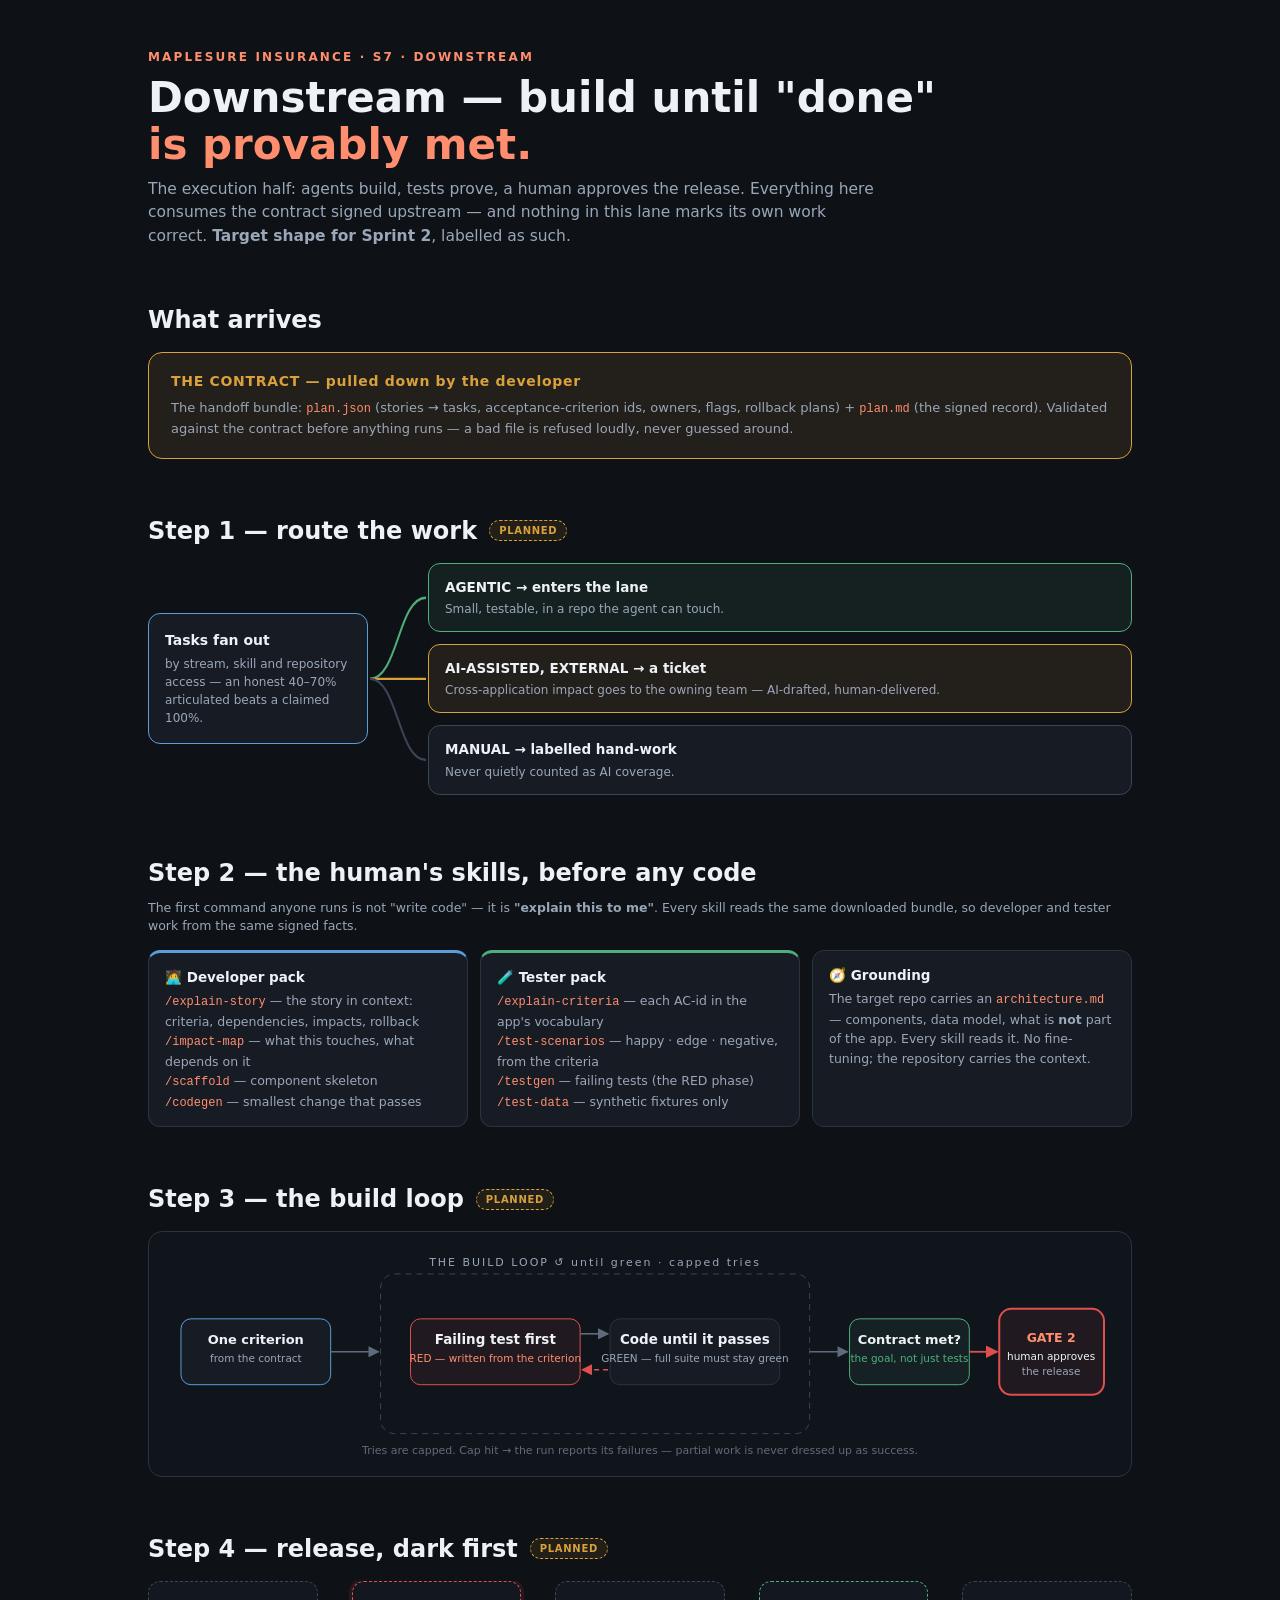
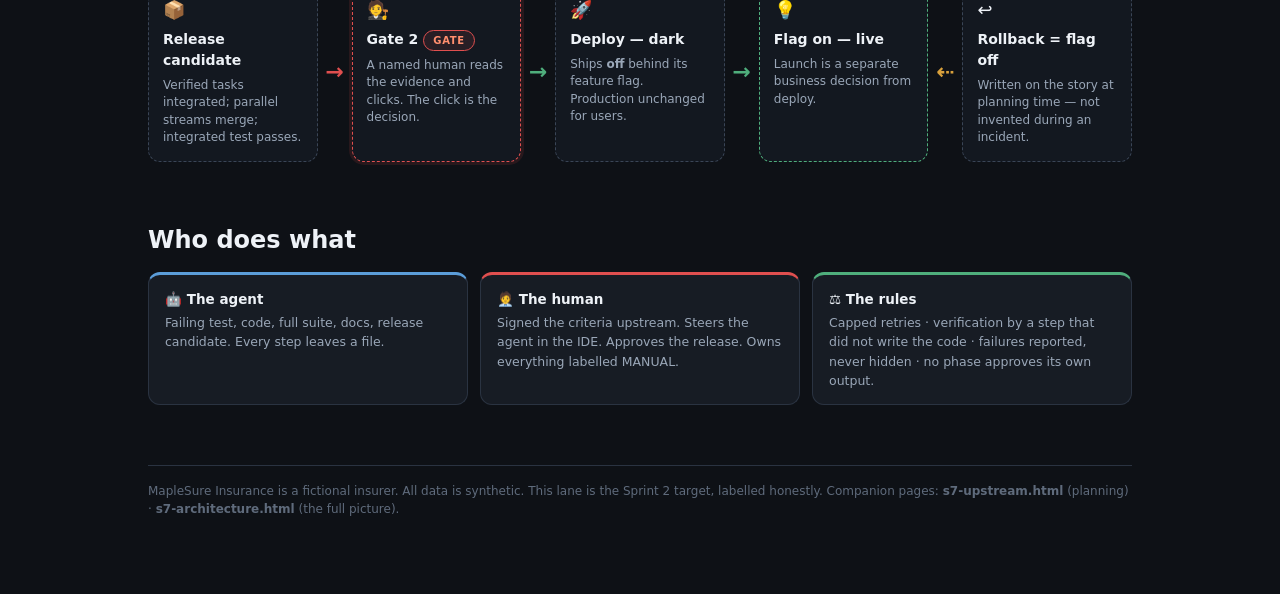
<file: docs/s7-downstream.html>
<!DOCTYPE html>
<html lang="en">
<head>
<meta charset="UTF-8">
<meta name="viewport" content="width=device-width, initial-scale=1.0">
<title>MapleSure S7 — Downstream: build until "done" is provably met</title>
<style>
  :root {
    --bg: #0e1116; --card: #171c24; --card-2: #1d232e;
    --ink: #eef2f7; --soft: #9aa7b8; --line: #2a3341; --line-2: #3a4556;
    --accent: #e04f4f; --accent-soft: #ff8e6e;
    --ok: #4fae7c; --warn: #d9a13c; --blue: #5b9dd9;
    --ok-bg: rgba(79,174,124,.10); --warn-bg: rgba(217,161,60,.10); --red-bg: rgba(224,79,79,.10);
  }
  * { margin: 0; padding: 0; box-sizing: border-box; }
  body { background: var(--bg); color: var(--ink);
         font-family: "Avenir Next", "Segoe UI", system-ui, sans-serif; line-height: 1.5; }
  .page { max-width: 1080px; margin: 0 auto; padding: 48px clamp(18px, 4vw, 48px) 80px; }
  .kicker { font-size: 12px; letter-spacing: .18em; text-transform: uppercase; color: var(--accent-soft); font-weight: 700; }
  h1 { font-size: clamp(26px, 4.5vw, 42px); line-height: 1.12; margin: 8px 0 10px; }
  .lede { color: var(--soft); max-width: 74ch; font-size: 15.5px; }
  section { margin-top: 54px; }
  h2 { font-size: clamp(18px, 2.6vw, 24px); margin-bottom: 14px; display: flex; align-items: center; gap: 12px; flex-wrap: wrap; }
  .b { display: inline-block; font-size: 10px; font-weight: 800; letter-spacing: .07em;
       padding: 2px 9px; border-radius: 999px; white-space: nowrap; }
  .b.plan { background: var(--warn-bg); color: var(--warn); border: 1px dashed var(--warn); }
  .b.gate { background: var(--red-bg); color: var(--accent-soft); border: 1px solid var(--accent); }

  .contract { border: 1.5px solid var(--warn); background: var(--warn-bg); border-radius: 14px; padding: 18px 22px; }
  .contract .t { font-weight: 800; font-size: 14px; color: var(--warn); letter-spacing: .05em; }
  .contract .d { color: var(--soft); font-size: 13px; margin-top: 6px; line-height: 1.6; }
  code { font-family: ui-monospace, Menlo, monospace; font-size: 12px; color: var(--accent-soft); }

  .svgwrap { overflow-x: auto; border: 1px solid var(--line); border-radius: 14px; background: #10151c; padding: 12px; }
  .svgwrap svg { display: block; min-width: 820px; width: 100%; height: auto; }

  .route { display: grid; grid-template-columns: 220px 60px 1fr; align-items: center; min-width: 720px; }
  .route .src { background: var(--card); border: 1.5px solid var(--blue); border-radius: 12px; padding: 16px; }
  .route .src .t { font-weight: 700; font-size: 14px; }
  .route .src .d { color: var(--soft); font-size: 12px; margin-top: 4px; }
  .fan { position: relative; height: 100%; min-height: 200px; }
  .fan svg { position: absolute; inset: 0; width: 100%; height: 100%; }
  .outs { display: flex; flex-direction: column; gap: 12px; }
  .out { border-radius: 12px; padding: 13px 16px; border: 1.5px solid var(--line); background: var(--card); }
  .out .t { font-weight: 700; font-size: 13.5px; }
  .out .d { color: var(--soft); font-size: 12px; margin-top: 3px; }
  .out.a { border-color: var(--ok); background: var(--ok-bg); }
  .out.b2 { border-color: var(--warn); background: var(--warn-bg); }
  .out.c { border-color: var(--line-2); }
  .flow-wrap { overflow-x: auto; padding-bottom: 6px; }

  .strip { display: grid; grid-template-columns: repeat(auto-fit, minmax(230px, 1fr)); gap: 12px; }
  .who { border-radius: 12px; padding: 14px 16px; border: 1.5px solid var(--line); background: var(--card); }
  .who .t { font-weight: 700; font-size: 13.5px; }
  .who .d { color: var(--soft); font-size: 12.5px; margin-top: 4px; line-height: 1.55; }
  .who.agent { border-top: 3px solid var(--blue); }
  .who.human { border-top: 3px solid var(--accent); }
  .who.rules2 { border-top: 3px solid var(--ok); }

  .flow { display: flex; align-items: stretch; min-width: 780px; }
  .node { flex: 1; min-width: 130px; background: var(--card); border: 1.5px dashed var(--line-2);
          border-radius: 12px; padding: 14px; display: flex; flex-direction: column; gap: 6px; background: #131820; }
  .node.gatebox { border-color: var(--accent); border-style: dashed; box-shadow: 0 0 0 3px rgba(224,79,79,.12); }
  .node.okbox { border-color: var(--ok); }
  .node .t { font-weight: 700; font-size: 14px; }
  .node .d { color: var(--soft); font-size: 12px; line-height: 1.45; }
  .node .icon { font-size: 18px; }
  .arr { flex: 0 0 34px; display: flex; align-items: center; justify-content: center;
         color: var(--line-2); font-size: 22px; font-weight: 700; }
  .arr.red { color: var(--accent); } .arr.green { color: var(--ok); } .arr.amber { color: var(--warn); }

  .caption { color: var(--soft); font-size: 12.5px; margin-top: 10px; }
  .footnote { margin-top: 60px; color: #5f6b7c; font-size: 12px; border-top: 1px solid var(--line); padding-top: 16px; }
</style>
</head>
<body>
<div class="page">

  <header>
    <div class="kicker">MapleSure Insurance · S7 · downstream</div>
    <h1>Downstream — build until "done"<br><span style="color:var(--accent-soft)">is provably met.</span></h1>
    <p class="lede">The execution half: agents build, tests prove, a human approves the release.
    Everything here consumes the contract signed upstream — and nothing in this lane marks its own
    work correct. <b>Target shape for Sprint 2</b>, labelled as such.</p>
  </header>

  <section>
    <h2>What arrives</h2>
    <div class="contract">
      <div class="t">THE CONTRACT — pulled down by the developer</div>
      <div class="d">The handoff bundle: <code>plan.json</code> (stories → tasks, acceptance-criterion ids,
      owners, flags, rollback plans) + <code>plan.md</code> (the signed record). Validated against the
      contract before anything runs — a bad file is refused loudly, never guessed around.</div>
    </div>
  </section>

  <section>
    <h2>Step 1 — route the work <span class="b plan">PLANNED</span></h2>
    <div class="flow-wrap">
      <div class="route">
        <div class="src">
          <div class="t">Tasks fan out</div>
          <div class="d">by stream, skill and repository access — an honest 40–70% articulated beats a
          claimed 100%.</div>
        </div>
        <div class="fan">
          <svg viewBox="0 0 60 200" preserveAspectRatio="none" aria-hidden="true">
            <path d="M 2 100 C 30 100, 30 30, 58 30" stroke="#4fae7c" stroke-width="2" fill="none"/>
            <path d="M 2 100 H 58" stroke="#d9a13c" stroke-width="2" fill="none"/>
            <path d="M 2 100 C 30 100, 30 170, 58 170" stroke="#3a4556" stroke-width="2" fill="none"/>
          </svg>
        </div>
        <div class="outs">
          <div class="out a"><div class="t">AGENTIC → enters the lane</div>
            <div class="d">Small, testable, in a repo the agent can touch.</div></div>
          <div class="out b2"><div class="t">AI-ASSISTED, EXTERNAL → a ticket</div>
            <div class="d">Cross-application impact goes to the owning team — AI-drafted, human-delivered.</div></div>
          <div class="out c"><div class="t">MANUAL → labelled hand-work</div>
            <div class="d">Never quietly counted as AI coverage.</div></div>
        </div>
      </div>
    </div>
  </section>

  <section>
    <h2>Step 2 — the human's skills, before any code</h2>
    <p class="caption" style="margin: -6px 0 14px">The first command anyone runs is not "write code" —
    it is <b>"explain this to me"</b>. Every skill reads the same downloaded bundle, so developer and
    tester work from the same signed facts.</p>
    <div class="strip">
      <div class="who agent"><div class="t">🧑‍💻 Developer pack</div>
        <div class="d">
        <code>/explain-story</code> — the story in context: criteria, dependencies, impacts, rollback<br>
        <code>/impact-map</code> — what this touches, what depends on it<br>
        <code>/scaffold</code> — component skeleton<br>
        <code>/codegen</code> — smallest change that passes</div></div>
      <div class="who rules2"><div class="t">🧪 Tester pack</div>
        <div class="d">
        <code>/explain-criteria</code> — each AC-id in the app's vocabulary<br>
        <code>/test-scenarios</code> — happy · edge · negative, from the criteria<br>
        <code>/testgen</code> — failing tests (the RED phase)<br>
        <code>/test-data</code> — synthetic fixtures only</div></div>
      <div class="who"><div class="t">🧭 Grounding</div>
        <div class="d">The target repo carries an <code>architecture.md</code> — components, data model,
        what is <b>not</b> part of the app. Every skill reads it. No fine-tuning; the repository carries
        the context.</div></div>
    </div>
  </section>

  <section>
    <h2>Step 3 — the build loop <span class="b plan">PLANNED</span></h2>
    <div class="svgwrap">
    <svg viewBox="0 0 960 220" xmlns="http://www.w3.org/2000/svg" role="img" aria-label="Downstream build loop">
      <defs>
        <marker id="d1" viewBox="0 0 10 10" refX="9" refY="5" markerWidth="7" markerHeight="7" orient="auto-start-reverse">
          <path d="M 0 0 L 10 5 L 0 10 z" fill="#5f6b7c"/></marker>
        <marker id="d3" viewBox="0 0 10 10" refX="9" refY="5" markerWidth="7" markerHeight="7" orient="auto-start-reverse">
          <path d="M 0 0 L 10 5 L 0 10 z" fill="#e04f4f"/></marker>
      </defs>

      <rect x="20" y="75" width="150" height="66" rx="10" fill="#171c24" stroke="#5b9dd9"/>
      <text x="95" y="100" fill="#eef2f7" font-size="13" text-anchor="middle" font-weight="700">One criterion</text>
      <text x="95" y="118" fill="#9aa7b8" font-size="10.5" text-anchor="middle">from the contract</text>
      <path d="M 170 108 H 218" stroke="#5f6b7c" stroke-width="1.6" fill="none" marker-end="url(#d1)"/>

      <rect x="220" y="30" width="430" height="160" rx="14" fill="none" stroke="#3a4556" stroke-dasharray="6 5"/>
      <text x="435" y="22" fill="#9aa7b8" font-size="11" text-anchor="middle" letter-spacing="2">THE BUILD LOOP ↺ until green · capped tries</text>

      <rect x="250" y="75" width="170" height="66" rx="10" fill="rgba(224,79,79,.08)" stroke="#e04f4f"/>
      <text x="335" y="100" fill="#eef2f7" font-size="13.5" text-anchor="middle" font-weight="700">Failing test first</text>
      <text x="335" y="118" fill="#ff8e6e" font-size="10.5" text-anchor="middle">RED — written from the criterion</text>

      <rect x="450" y="75" width="170" height="66" rx="10" fill="#171c24" stroke="#2a3341"/>
      <text x="535" y="100" fill="#eef2f7" font-size="13.5" text-anchor="middle" font-weight="700">Code until it passes</text>
      <text x="535" y="118" fill="#9aa7b8" font-size="10.5" text-anchor="middle">GREEN — full suite must stay green</text>

      <path d="M 420 90 H 448" stroke="#5f6b7c" stroke-width="1.6" fill="none" marker-end="url(#d1)"/>
      <path d="M 448 126 H 422" stroke="#e04f4f" stroke-width="1.6" fill="none" stroke-dasharray="5 4" marker-end="url(#d3)"/>

      <path d="M 650 108 H 688" stroke="#5f6b7c" stroke-width="1.6" fill="none" marker-end="url(#d1)"/>
      <rect x="690" y="75" width="120" height="66" rx="10" fill="rgba(79,174,124,.08)" stroke="#4fae7c"/>
      <text x="750" y="100" fill="#eef2f7" font-size="13" text-anchor="middle" font-weight="700">Contract met?</text>
      <text x="750" y="118" fill="#4fae7c" font-size="10.5" text-anchor="middle">the goal, not just tests</text>

      <path d="M 810 108 H 838" stroke="#e04f4f" stroke-width="1.8" fill="none" marker-end="url(#d3)"/>
      <rect x="840" y="65" width="105" height="86" rx="12" fill="rgba(224,79,79,.08)" stroke="#e04f4f" stroke-width="2"/>
      <text x="892" y="98" fill="#ff8e6e" font-size="12.5" text-anchor="middle" font-weight="800">GATE 2</text>
      <text x="892" y="116" fill="#eef2f7" font-size="10.5" text-anchor="middle">human approves</text>
      <text x="892" y="131" fill="#9aa7b8" font-size="10.5" text-anchor="middle">the release</text>

      <text x="480" y="210" fill="#5f6b7c" font-size="11" text-anchor="middle">Tries are capped. Cap hit → the run reports its failures — partial work is never dressed up as success.</text>
    </svg>
    </div>
  </section>

  <section>
    <h2>Step 4 — release, dark first <span class="b plan">PLANNED</span></h2>
    <div class="flow-wrap">
      <div class="flow">
        <div class="node"><span class="icon">📦</span><span class="t">Release candidate</span>
          <span class="d">Verified tasks integrated; parallel streams merge; integrated test passes.</span></div>
        <div class="arr red">→</div>
        <div class="node gatebox"><span class="icon">🧑‍⚖️</span><span class="t">Gate 2 <span class="b gate">GATE</span></span>
          <span class="d">A named human reads the evidence and clicks. The click is the decision.</span></div>
        <div class="arr green">→</div>
        <div class="node"><span class="icon">🚀</span><span class="t">Deploy — dark</span>
          <span class="d">Ships <b>off</b> behind its feature flag. Production unchanged for users.</span></div>
        <div class="arr green">→</div>
        <div class="node okbox"><span class="icon">💡</span><span class="t">Flag on — live</span>
          <span class="d">Launch is a separate business decision from deploy.</span></div>
        <div class="arr amber">⇠</div>
        <div class="node"><span class="icon">↩️</span><span class="t">Rollback = flag off</span>
          <span class="d">Written on the story at planning time — not invented during an incident.</span></div>
      </div>
    </div>
  </section>

  <section>
    <h2>Who does what</h2>
    <div class="strip">
      <div class="who agent"><div class="t">🤖 The agent</div>
        <div class="d">Failing test, code, full suite, docs, release candidate. Every step leaves a file.</div></div>
      <div class="who human"><div class="t">🧑‍💼 The human</div>
        <div class="d">Signed the criteria upstream. Steers the agent in the IDE. Approves the release.
        Owns everything labelled MANUAL.</div></div>
      <div class="who rules2"><div class="t">⚖️ The rules</div>
        <div class="d">Capped retries · verification by a step that did not write the code · failures
        reported, never hidden · no phase approves its own output.</div></div>
    </div>
  </section>

  <p class="footnote">MapleSure Insurance is a fictional insurer. All data is synthetic. This lane is the
  Sprint 2 target, labelled honestly. Companion pages: <b>s7-upstream.html</b> (planning) ·
  <b>s7-architecture.html</b> (the full picture).</p>
</div>
</body>
</html>
</file>
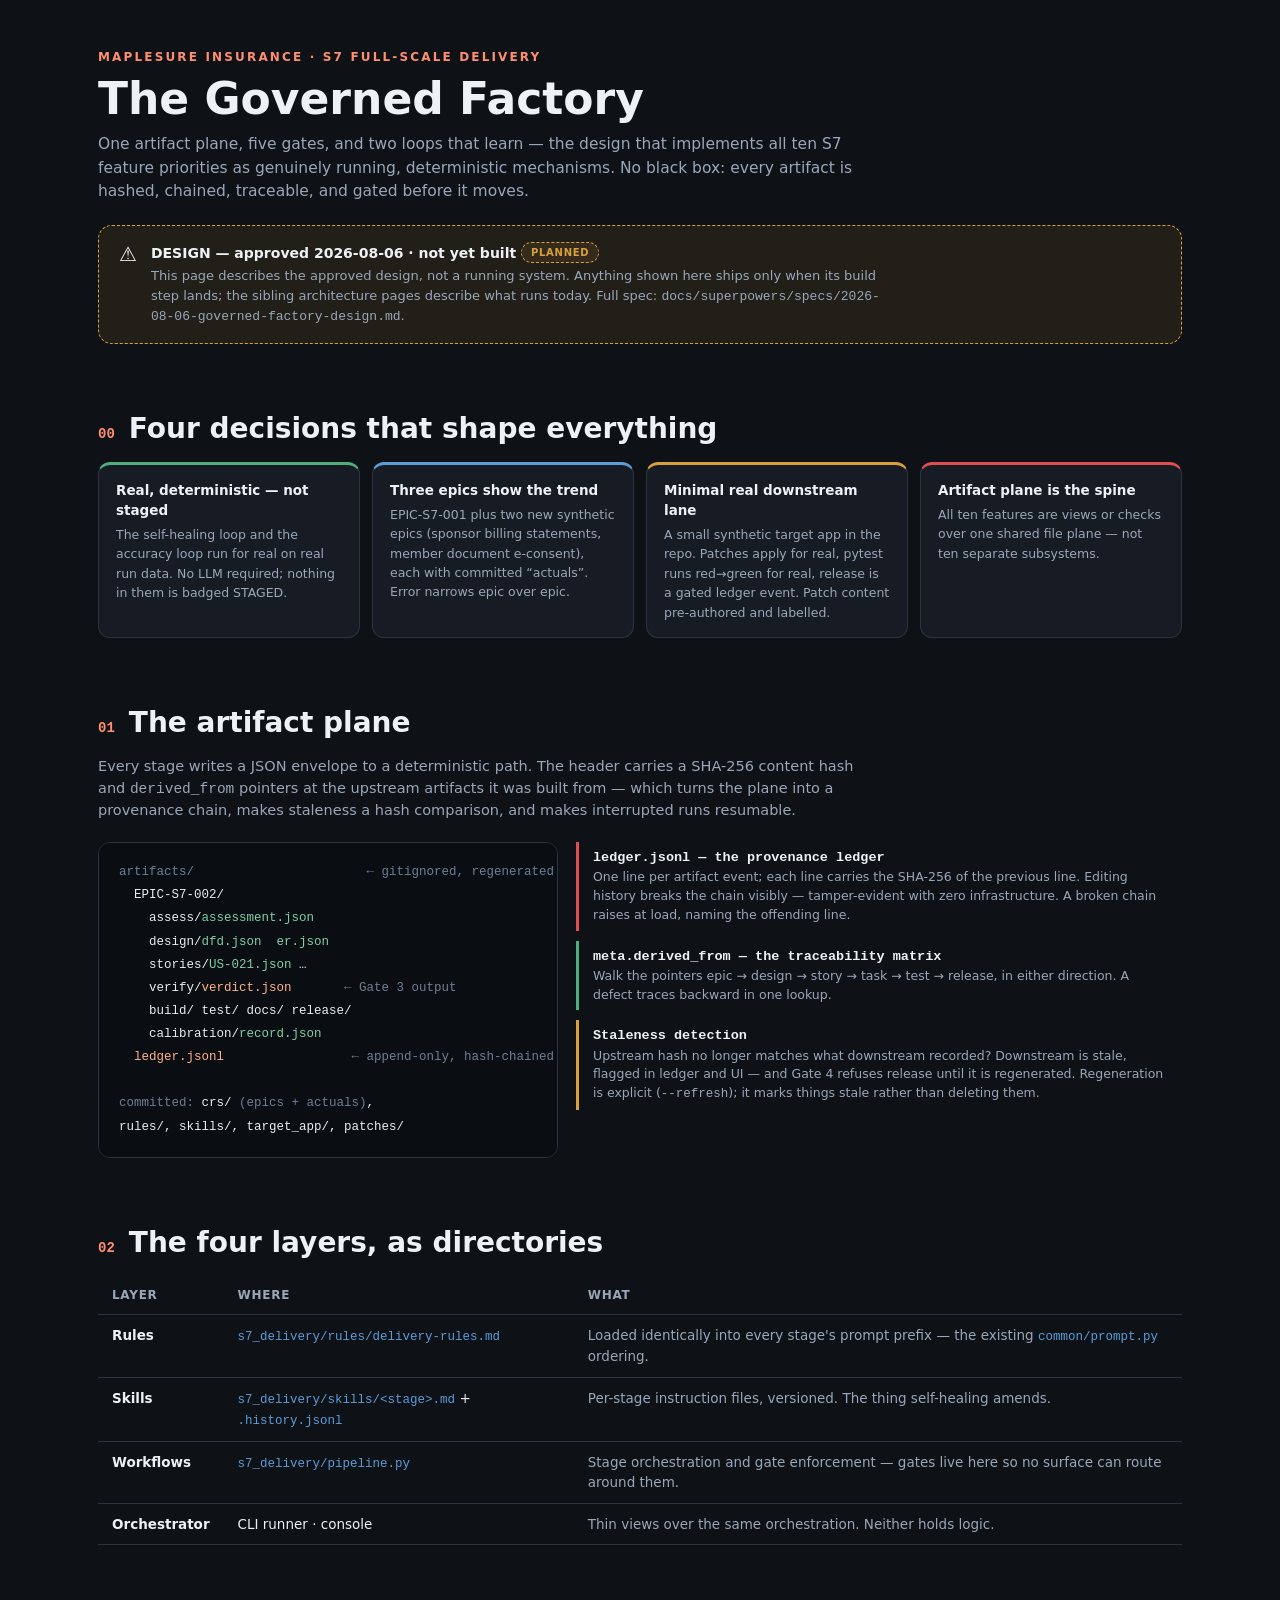
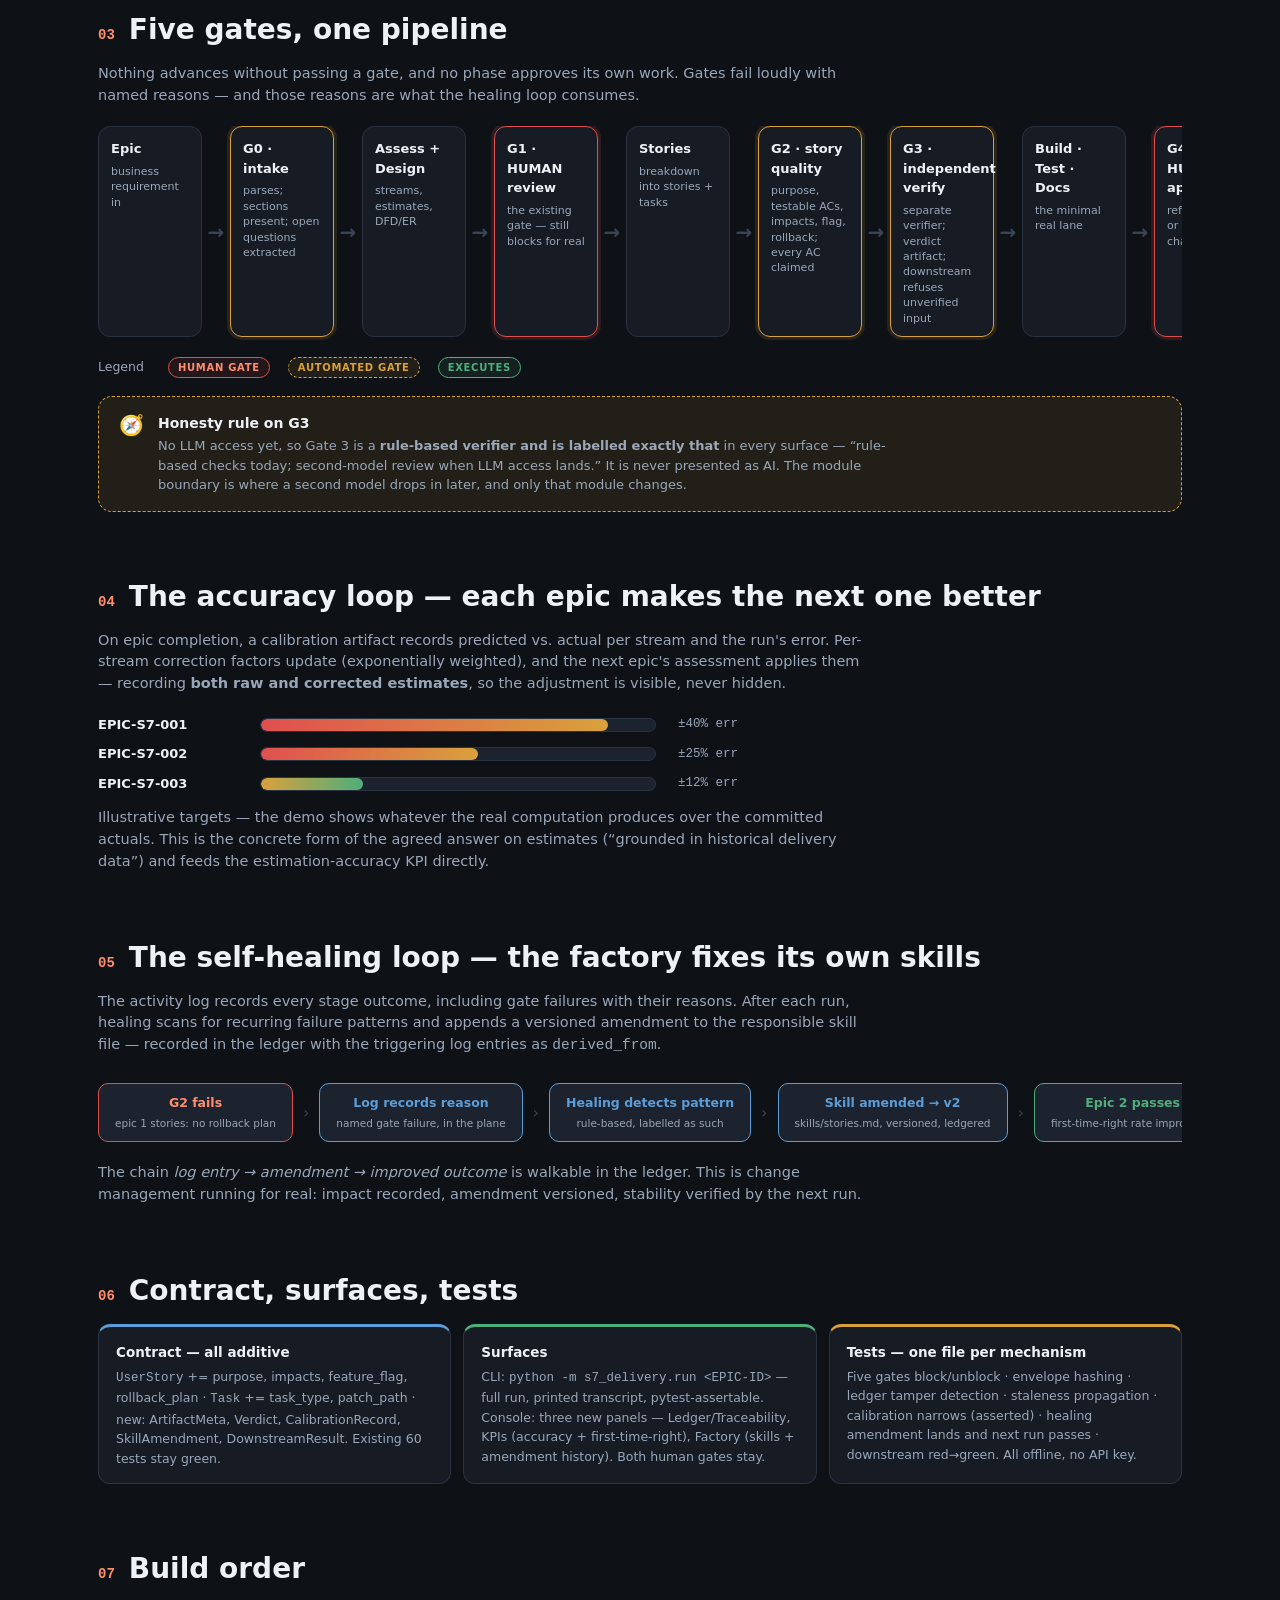
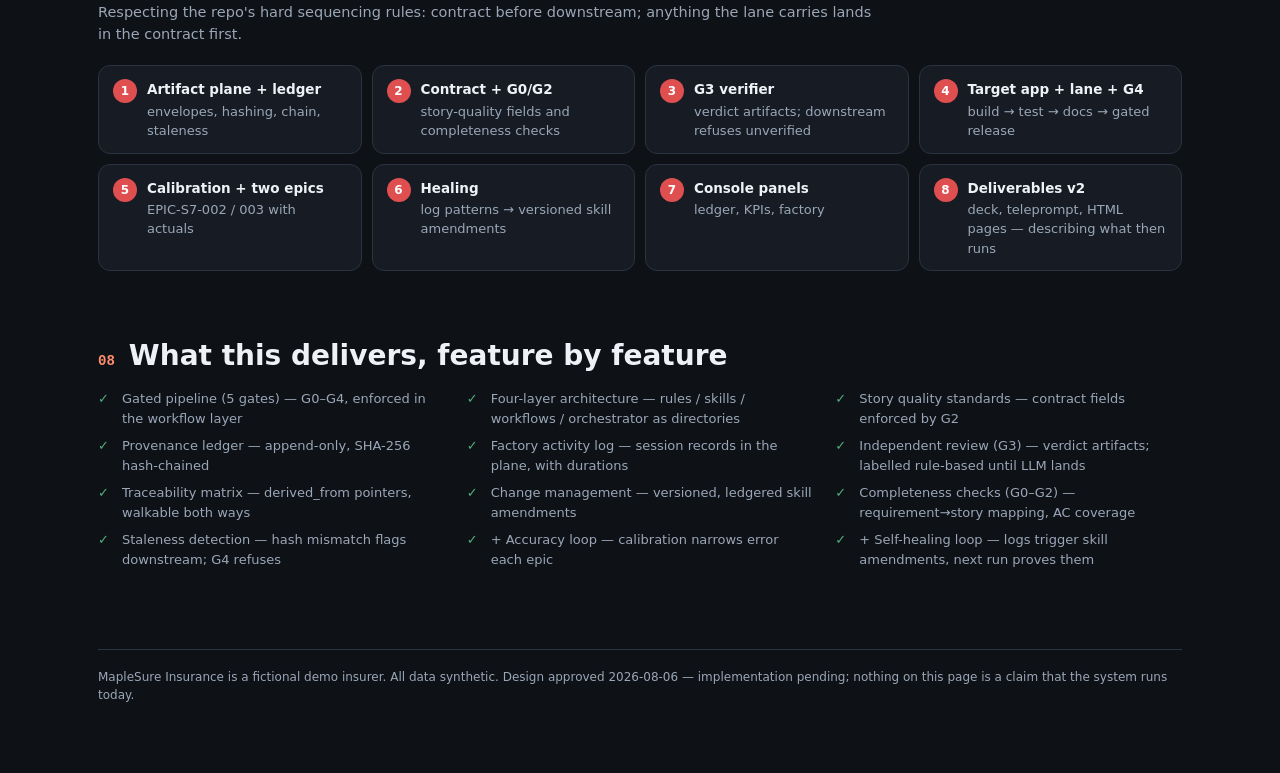
<file: docs/s7-governed-factory.html>
<!DOCTYPE html>
<html lang="en">
<head>
<meta charset="UTF-8">
<meta name="viewport" content="width=device-width, initial-scale=1.0">
<title>MapleSure S7 — The Governed Factory (Design)</title>
<style>
  :root {
    --bg: #0e1116; --card: #171c24; --card-2: #1d232e;
    --ink: #eef2f7; --soft: #9aa7b8; --line: #2a3341; --line-2: #3a4556;
    --accent: #e04f4f; --accent-soft: #ff8e6e;
    --ok: #4fae7c; --warn: #d9a13c; --blue: #5b9dd9;
    --ok-bg: rgba(79,174,124,.10); --warn-bg: rgba(217,161,60,.10);
    --red-bg: rgba(224,79,79,.10); --blue-bg: rgba(91,157,217,.10);
  }
  * { margin: 0; padding: 0; box-sizing: border-box; }
  html { -webkit-print-color-adjust: exact; print-color-adjust: exact; }
  body { background: var(--bg); color: var(--ink);
         font-family: "Avenir Next", "Segoe UI", system-ui, sans-serif; line-height: 1.5; }
  .page { max-width: 1180px; margin: 0 auto; padding: 48px clamp(18px, 4vw, 48px) 80px; }

  .kicker { font-size: 12px; letter-spacing: .18em; text-transform: uppercase; color: var(--accent-soft); font-weight: 700; }
  h1 { font-size: clamp(28px, 4.5vw, 44px); line-height: 1.12; margin: 8px 0 10px; }
  h2 { font-size: clamp(20px, 3vw, 28px); margin: 0 0 6px; }
  h3 { font-size: 15px; }
  .lede { color: var(--soft); max-width: 78ch; font-size: 15.5px; }

  section { margin-top: 64px; break-inside: avoid; }
  .sec-head { display: flex; align-items: baseline; gap: 14px; flex-wrap: wrap; margin-bottom: 6px; }
  .sec-num { font-family: ui-monospace, Menlo, monospace; color: var(--accent-soft); font-size: 14px; font-weight: 700; }
  .sec-sub { color: var(--soft); font-size: 14.5px; max-width: 84ch; margin-bottom: 20px; }

  .b { display: inline-block; font-size: 10px; font-weight: 800; letter-spacing: .07em;
       padding: 2px 9px; border-radius: 999px; vertical-align: 2px; white-space: nowrap; }
  .b.live { background: var(--ok-bg); color: var(--ok); border: 1px solid var(--ok); }
  .b.plan { background: var(--warn-bg); color: var(--warn); border: 1px dashed var(--warn); }
  .b.gate { background: var(--red-bg); color: var(--accent-soft); border: 1px solid var(--accent); }
  .b.spec { background: var(--blue-bg); color: var(--blue); border: 1px solid var(--blue); }

  .banner { margin-top: 22px; border: 1.5px dashed var(--warn); background: var(--warn-bg);
            border-radius: 14px; padding: 16px 20px; display: flex; gap: 14px; align-items: flex-start; }
  .banner .i { font-size: 20px; line-height: 1.2; }
  .banner .t { font-weight: 700; font-size: 14px; }
  .banner .d { color: var(--soft); font-size: 13px; margin-top: 2px; max-width: 90ch; }

  .cards { display: grid; grid-template-columns: repeat(auto-fit, minmax(240px, 1fr)); gap: 12px; }
  .cardx { border-radius: 12px; padding: 15px 17px; border: 1.5px solid var(--line); background: var(--card); break-inside: avoid; }
  .cardx .t { font-weight: 700; font-size: 13.5px; }
  .cardx .d { color: var(--soft); font-size: 12.5px; margin-top: 5px; line-height: 1.55; }
  .cardx.ok { border-top: 3px solid var(--ok); }
  .cardx.blue { border-top: 3px solid var(--blue); }
  .cardx.warn { border-top: 3px solid var(--warn); }
  .cardx.red { border-top: 3px solid var(--accent); }

  .flow-wrap { overflow-x: auto; padding-bottom: 6px; }
  .flow { display: flex; align-items: stretch; min-width: 980px; }
  .node { flex: 1; min-width: 104px; background: var(--card); border: 1.5px solid var(--line);
          border-radius: 12px; padding: 12px 12px 10px; display: flex; flex-direction: column; gap: 5px; }
  .node.gatebox { border-color: var(--accent); box-shadow: 0 0 0 3px rgba(224,79,79,.15); }
  .node.autogate { border-color: var(--warn); box-shadow: 0 0 0 3px rgba(217,161,60,.13); }
  .node.okbox { border-color: var(--ok); }
  .node .t { font-weight: 700; font-size: 13px; }
  .node .d { color: var(--soft); font-size: 11px; line-height: 1.4; }
  .arr { flex: 0 0 28px; display: flex; align-items: center; justify-content: center;
         color: var(--line-2); font-size: 20px; font-weight: 700; }
  .legend { display: flex; gap: 8px 18px; flex-wrap: wrap; margin: 14px 0 0; align-items: center; }
  .legend span.t { color: var(--soft); font-size: 12.5px; margin-right: 6px; }

  .tree { background: #0a0d11; color: #e8eef5; border: 1px solid var(--line); border-radius: 12px; padding: 18px 20px;
          font-family: ui-monospace, Menlo, monospace; font-size: 12.5px; line-height: 1.85;
          overflow-x: auto; white-space: pre; }
  .tree .dim { color: #6e7f94; } .tree .hl { color: #ffb38a; } .tree .grn { color: #7fd0a7; }
  .split { display: grid; grid-template-columns: minmax(300px, 460px) 1fr; gap: 18px; align-items: start; }
  @media (max-width: 900px) { .split { grid-template-columns: 1fr; } }
  .fnotes { display: flex; flex-direction: column; gap: 10px; }
  .fnote { border-left: 3px solid var(--line-2); padding: 6px 14px; break-inside: avoid; }
  .fnote.hot { border-left-color: var(--accent); }
  .fnote.ok { border-left-color: var(--ok); }
  .fnote.warn2 { border-left-color: var(--warn); }
  .fnote .t { font-weight: 700; font-size: 13.5px; font-family: ui-monospace, Menlo, monospace; }
  .fnote .d { color: var(--soft); font-size: 12.5px; }

  table.plain { border-collapse: collapse; width: 100%; font-size: 13.5px; }
  table.plain th, table.plain td { text-align: left; padding: 10px 14px; border-bottom: 1px solid var(--line); vertical-align: top; }
  table.plain th { color: var(--soft); font-size: 12px; letter-spacing: .06em; text-transform: uppercase; }
  table.plain td .m { font-family: ui-monospace, Menlo, monospace; font-size: 12.5px; color: var(--blue); }
  table.plain td.soft { color: var(--soft); }

  .bars { display: flex; flex-direction: column; gap: 10px; max-width: 640px; }
  .barrow { display: grid; grid-template-columns: 150px 1fr 70px; gap: 12px; align-items: center; }
  .barrow .lbl { font-size: 13px; font-weight: 700; }
  .barrow .track { background: var(--card-2); border-radius: 999px; height: 14px; overflow: hidden; border: 1px solid var(--line); }
  .barrow .fill { height: 100%; border-radius: 999px; background: linear-gradient(90deg, var(--accent), var(--warn)); }
  .barrow.good .fill { background: linear-gradient(90deg, var(--warn), var(--ok)); }
  .barrow .val { font-family: ui-monospace, Menlo, monospace; font-size: 12.5px; color: var(--soft); text-align: right; }

  .chain { display: flex; align-items: center; gap: 0; overflow-x: auto; padding: 6px 0; }
  .chain .lk { flex: 0 0 auto; background: var(--card-2); border: 1px solid var(--blue); border-radius: 10px;
               padding: 10px 16px; min-width: 130px; text-align: center; }
  .chain .lk .t { font-weight: 700; font-size: 12.5px; color: var(--blue); }
  .chain .lk .d { color: var(--soft); font-size: 10.5px; margin-top: 3px; }
  .chain .lk.hot { border-color: var(--accent); } .chain .lk.hot .t { color: var(--accent-soft); }
  .chain .lk.good { border-color: var(--ok); } .chain .lk.good .t { color: var(--ok); }
  .chain .sl { flex: 0 0 auto; color: var(--line-2); padding: 0 10px; font-size: 16px; }

  ol.build { counter-reset: step; list-style: none; display: grid; grid-template-columns: repeat(auto-fit, minmax(250px, 1fr)); gap: 10px; }
  ol.build li { counter-increment: step; background: var(--card); border: 1.5px solid var(--line); border-radius: 12px;
                padding: 13px 15px 12px 48px; position: relative; font-size: 13px; color: var(--soft); break-inside: avoid; }
  ol.build li b { color: var(--ink); display: block; font-size: 13.5px; margin-bottom: 2px; }
  ol.build li::before { content: counter(step); position: absolute; left: 14px; top: 13px; width: 24px; height: 24px;
                        border-radius: 50%; background: var(--accent); color: #fff; font-weight: 700; font-size: 12px;
                        display: flex; align-items: center; justify-content: center; }

  ul.checks { list-style: none; display: grid; grid-template-columns: repeat(auto-fit, minmax(300px, 1fr)); gap: 8px 22px; }
  ul.checks li { color: var(--soft); font-size: 13px; padding-left: 24px; position: relative; }
  ul.checks li::before { content: "✓"; position: absolute; left: 0; color: var(--ok); font-weight: 700; }

  footer { margin-top: 80px; padding-top: 18px; border-top: 1px solid var(--line); color: var(--soft); font-size: 12px; }
  @media print {
    body { background: var(--bg); }
    section { margin-top: 40px; }
    .flow-wrap, .chain, .tree { overflow-x: visible; }
    .flow-wrap { zoom: 0.58; }
    .chain { zoom: 0.72; }
  }
</style>
</head>
<body>
<div class="page">

  <div class="kicker">MapleSure Insurance · S7 Full-Scale Delivery</div>
  <h1>The Governed Factory</h1>
  <p class="lede">One artifact plane, five gates, and two loops that learn — the design that implements
  all ten S7 feature priorities as genuinely running, deterministic mechanisms. No black box:
  every artifact is hashed, chained, traceable, and gated before it moves.</p>

  <div class="banner">
    <div class="i">⚠️</div>
    <div>
      <div class="t">DESIGN — approved 2026-08-06 · not yet built <span class="b plan">PLANNED</span></div>
      <div class="d">This page describes the approved design, not a running system. Anything shown here
      ships only when its build step lands; the sibling architecture pages describe what runs today.
      Full spec: <code>docs/superpowers/specs/2026-08-06-governed-factory-design.md</code>.</div>
    </div>
  </div>

  <section>
    <div class="sec-head"><span class="sec-num">00</span><h2>Four decisions that shape everything</h2></div>
    <div class="cards">
      <div class="cardx ok">
        <div class="t">Real, deterministic — not staged</div>
        <div class="d">The self-healing loop and the accuracy loop run for real on real run data.
        No LLM required; nothing in them is badged STAGED.</div>
      </div>
      <div class="cardx blue">
        <div class="t">Three epics show the trend</div>
        <div class="d">EPIC-S7-001 plus two new synthetic epics (sponsor billing statements,
        member document e-consent), each with committed “actuals”. Error narrows epic over epic.</div>
      </div>
      <div class="cardx warn">
        <div class="t">Minimal real downstream lane</div>
        <div class="d">A small synthetic target app in the repo. Patches apply for real, pytest runs
        red→green for real, release is a gated ledger event. Patch content pre-authored and labelled.</div>
      </div>
      <div class="cardx red">
        <div class="t">Artifact plane is the spine</div>
        <div class="d">All ten features are views or checks over one shared file plane —
        not ten separate subsystems.</div>
      </div>
    </div>
  </section>

  <section>
    <div class="sec-head"><span class="sec-num">01</span><h2>The artifact plane</h2></div>
    <p class="sec-sub">Every stage writes a JSON envelope to a deterministic path. The header carries a SHA-256
    content hash and <code>derived_from</code> pointers at the upstream artifacts it was built from — which turns
    the plane into a provenance chain, makes staleness a hash comparison, and makes interrupted runs resumable.</p>
    <div class="split">
      <div class="tree"><span class="dim">artifacts/</span>                       <span class="dim">← gitignored, regenerated by running</span>
  EPIC-S7-002/
    assess/<span class="grn">assessment.json</span>
    design/<span class="grn">dfd.json</span>  <span class="grn">er.json</span>
    stories/<span class="grn">US-021.json</span> …
    verify/<span class="hl">verdict.json</span>       <span class="dim">← Gate 3 output</span>
    build/ test/ docs/ release/
    calibration/<span class="grn">record.json</span>
  <span class="hl">ledger.jsonl</span>                 <span class="dim">← append-only, hash-chained</span>

<span class="dim">committed:</span> crs/ <span class="dim">(epics + actuals)</span>,
rules/, skills/, target_app/, patches/</div>
      <div class="fnotes">
        <div class="fnote hot">
          <div class="t">ledger.jsonl — the provenance ledger</div>
          <div class="d">One line per artifact event; each line carries the SHA-256 of the previous line.
          Editing history breaks the chain visibly — tamper-evident with zero infrastructure.
          A broken chain raises at load, naming the offending line.</div>
        </div>
        <div class="fnote ok">
          <div class="t">meta.derived_from — the traceability matrix</div>
          <div class="d">Walk the pointers epic → design → story → task → test → release, in either direction.
          A defect traces backward in one lookup.</div>
        </div>
        <div class="fnote warn2">
          <div class="t">Staleness detection</div>
          <div class="d">Upstream hash no longer matches what downstream recorded? Downstream is stale, flagged
          in ledger and UI — and Gate 4 refuses release until it is regenerated. Regeneration is explicit
          (<code>--refresh</code>); it marks things stale rather than deleting them.</div>
        </div>
      </div>
    </div>
  </section>

  <section>
    <div class="sec-head"><span class="sec-num">02</span><h2>The four layers, as directories</h2></div>
    <table class="plain">
      <tr><th>Layer</th><th>Where</th><th>What</th></tr>
      <tr><td><b>Rules</b></td><td><span class="m">s7_delivery/rules/delivery-rules.md</span></td>
          <td class="soft">Loaded identically into every stage's prompt prefix — the existing
          <span class="m">common/prompt.py</span> ordering.</td></tr>
      <tr><td><b>Skills</b></td><td><span class="m">s7_delivery/skills/&lt;stage&gt;.md</span> + <span class="m">.history.jsonl</span></td>
          <td class="soft">Per-stage instruction files, versioned. The thing self-healing amends.</td></tr>
      <tr><td><b>Workflows</b></td><td><span class="m">s7_delivery/pipeline.py</span></td>
          <td class="soft">Stage orchestration and gate enforcement — gates live here so no surface can route around them.</td></tr>
      <tr><td><b>Orchestrator</b></td><td>CLI runner · console</td>
          <td class="soft">Thin views over the same orchestration. Neither holds logic.</td></tr>
    </table>
  </section>

  <section>
    <div class="sec-head"><span class="sec-num">03</span><h2>Five gates, one pipeline</h2></div>
    <p class="sec-sub">Nothing advances without passing a gate, and no phase approves its own work.
    Gates fail loudly with named reasons — and those reasons are what the healing loop consumes.</p>
    <div class="flow-wrap"><div class="flow">
      <div class="node"><div class="t">Epic</div><div class="d">business requirement in</div></div>
      <div class="arr">→</div>
      <div class="node autogate"><div class="t">G0 · intake</div><div class="d">parses; sections present; open questions extracted</div></div>
      <div class="arr">→</div>
      <div class="node"><div class="t">Assess + Design</div><div class="d">streams, estimates, DFD/ER</div></div>
      <div class="arr">→</div>
      <div class="node gatebox"><div class="t">G1 · HUMAN review</div><div class="d">the existing gate — still blocks for real</div></div>
      <div class="arr">→</div>
      <div class="node"><div class="t">Stories</div><div class="d">breakdown into stories + tasks</div></div>
      <div class="arr">→</div>
      <div class="node autogate"><div class="t">G2 · story quality</div><div class="d">purpose, testable ACs, impacts, flag, rollback; every AC claimed</div></div>
      <div class="arr">→</div>
      <div class="node autogate"><div class="t">G3 · independent verify</div><div class="d">separate verifier; verdict artifact; downstream refuses unverified input</div></div>
      <div class="arr">→</div>
      <div class="node"><div class="t">Build · Test · Docs</div><div class="d">the minimal real lane</div></div>
      <div class="arr">→</div>
      <div class="node gatebox"><div class="t">G4 · HUMAN approval</div><div class="d">refuses stale or unverified chains</div></div>
      <div class="arr">→</div>
      <div class="node okbox"><div class="t">Release</div><div class="d">gated ledger event</div></div>
    </div></div>
    <div class="legend"><span class="t">Legend</span>
      <span class="b gate">HUMAN GATE</span> <span class="b plan">AUTOMATED GATE</span> <span class="b live">EXECUTES</span></div>
    <div class="banner" style="margin-top:18px">
      <div class="i">🧭</div>
      <div>
        <div class="t">Honesty rule on G3</div>
        <div class="d">No LLM access yet, so Gate 3 is a <b>rule-based verifier and is labelled exactly that</b>
        in every surface — “rule-based checks today; second-model review when LLM access lands.” It is never
        presented as AI. The module boundary is where a second model drops in later, and only that module changes.</div>
      </div>
    </div>
  </section>

  <section>
    <div class="sec-head"><span class="sec-num">04</span><h2>The accuracy loop — each epic makes the next one better</h2></div>
    <p class="sec-sub">On epic completion, a calibration artifact records predicted vs. actual per stream and the
    run's error. Per-stream correction factors update (exponentially weighted), and the next epic's assessment
    applies them — recording <b>both raw and corrected estimates</b>, so the adjustment is visible, never hidden.</p>
    <div class="bars">
      <div class="barrow"><div class="lbl">EPIC-S7-001</div><div class="track"><div class="fill" style="width:88%"></div></div><div class="val">±40% err</div></div>
      <div class="barrow"><div class="lbl">EPIC-S7-002</div><div class="track"><div class="fill" style="width:55%"></div></div><div class="val">±25% err</div></div>
      <div class="barrow good"><div class="lbl">EPIC-S7-003</div><div class="track"><div class="fill" style="width:26%"></div></div><div class="val">±12% err</div></div>
    </div>
    <p class="sec-sub" style="margin-top:14px">Illustrative targets — the demo shows whatever the real computation
    produces over the committed actuals. This is the concrete form of the agreed answer on estimates
    (“grounded in historical delivery data”) and feeds the estimation-accuracy KPI directly.</p>
  </section>

  <section>
    <div class="sec-head"><span class="sec-num">05</span><h2>The self-healing loop — the factory fixes its own skills</h2></div>
    <p class="sec-sub">The activity log records every stage outcome, including gate failures with their reasons.
    After each run, healing scans for recurring failure patterns and appends a versioned amendment to the
    responsible skill file — recorded in the ledger with the triggering log entries as <code>derived_from</code>.</p>
    <div class="chain">
      <div class="lk hot"><div class="t">G2 fails</div><div class="d">epic 1 stories: no rollback plan</div></div>
      <div class="sl">›</div>
      <div class="lk"><div class="t">Log records reason</div><div class="d">named gate failure, in the plane</div></div>
      <div class="sl">›</div>
      <div class="lk"><div class="t">Healing detects pattern</div><div class="d">rule-based, labelled as such</div></div>
      <div class="sl">›</div>
      <div class="lk"><div class="t">Skill amended → v2</div><div class="d">skills/stories.md, versioned, ledgered</div></div>
      <div class="sl">›</div>
      <div class="lk good"><div class="t">Epic 2 passes first try</div><div class="d">first-time-right rate improves, attributably</div></div>
    </div>
    <p class="sec-sub" style="margin-top:14px">The chain <i>log entry → amendment → improved outcome</i> is walkable
    in the ledger. This is change management running for real: impact recorded, amendment versioned, stability
    verified by the next run.</p>
  </section>

  <section>
    <div class="sec-head"><span class="sec-num">06</span><h2>Contract, surfaces, tests</h2></div>
    <div class="cards">
      <div class="cardx blue">
        <div class="t">Contract — all additive</div>
        <div class="d"><span style="font-family:ui-monospace,Menlo,monospace">UserStory</span> += purpose, impacts,
        feature_flag, rollback_plan · <span style="font-family:ui-monospace,Menlo,monospace">Task</span> += task_type,
        patch_path · new: ArtifactMeta, Verdict, CalibrationRecord, SkillAmendment, DownstreamResult.
        Existing 60 tests stay green.</div>
      </div>
      <div class="cardx ok">
        <div class="t">Surfaces</div>
        <div class="d">CLI: <span style="font-family:ui-monospace,Menlo,monospace">python -m s7_delivery.run &lt;EPIC-ID&gt;</span>
        — full run, printed transcript, pytest-assertable. Console: three new panels — Ledger/Traceability,
        KPIs (accuracy + first-time-right), Factory (skills + amendment history). Both human gates stay.</div>
      </div>
      <div class="cardx warn">
        <div class="t">Tests — one file per mechanism</div>
        <div class="d">Five gates block/unblock · envelope hashing · ledger tamper detection · staleness
        propagation · calibration narrows (asserted) · healing amendment lands and next run passes ·
        downstream red→green. All offline, no API key.</div>
      </div>
    </div>
  </section>

  <section>
    <div class="sec-head"><span class="sec-num">07</span><h2>Build order</h2></div>
    <p class="sec-sub">Respecting the repo's hard sequencing rules: contract before downstream;
    anything the lane carries lands in the contract first.</p>
    <ol class="build">
      <li><b>Artifact plane + ledger</b>envelopes, hashing, chain, staleness</li>
      <li><b>Contract + G0/G2</b>story-quality fields and completeness checks</li>
      <li><b>G3 verifier</b>verdict artifacts; downstream refuses unverified</li>
      <li><b>Target app + lane + G4</b>build → test → docs → gated release</li>
      <li><b>Calibration + two epics</b>EPIC-S7-002 / 003 with actuals</li>
      <li><b>Healing</b>log patterns → versioned skill amendments</li>
      <li><b>Console panels</b>ledger, KPIs, factory</li>
      <li><b>Deliverables v2</b>deck, teleprompt, HTML pages — describing what then runs</li>
    </ol>
  </section>

  <section>
    <div class="sec-head"><span class="sec-num">08</span><h2>What this delivers, feature by feature</h2></div>
    <ul class="checks">
      <li>Gated pipeline (5 gates) — G0–G4, enforced in the workflow layer</li>
      <li>Four-layer architecture — rules / skills / workflows / orchestrator as directories</li>
      <li>Story quality standards — contract fields enforced by G2</li>
      <li>Provenance ledger — append-only, SHA-256 hash-chained</li>
      <li>Factory activity log — session records in the plane, with durations</li>
      <li>Independent review (G3) — verdict artifacts; labelled rule-based until LLM lands</li>
      <li>Traceability matrix — derived_from pointers, walkable both ways</li>
      <li>Change management — versioned, ledgered skill amendments</li>
      <li>Completeness checks (G0–G2) — requirement→story mapping, AC coverage</li>
      <li>Staleness detection — hash mismatch flags downstream; G4 refuses</li>
      <li>+ Accuracy loop — calibration narrows error each epic</li>
      <li>+ Self-healing loop — logs trigger skill amendments, next run proves them</li>
    </ul>
  </section>

  <footer>
    MapleSure Insurance is a fictional demo insurer. All data synthetic. Design approved 2026-08-06 —
    implementation pending; nothing on this page is a claim that the system runs today.
  </footer>

</div>
</body>
</html>
</file>
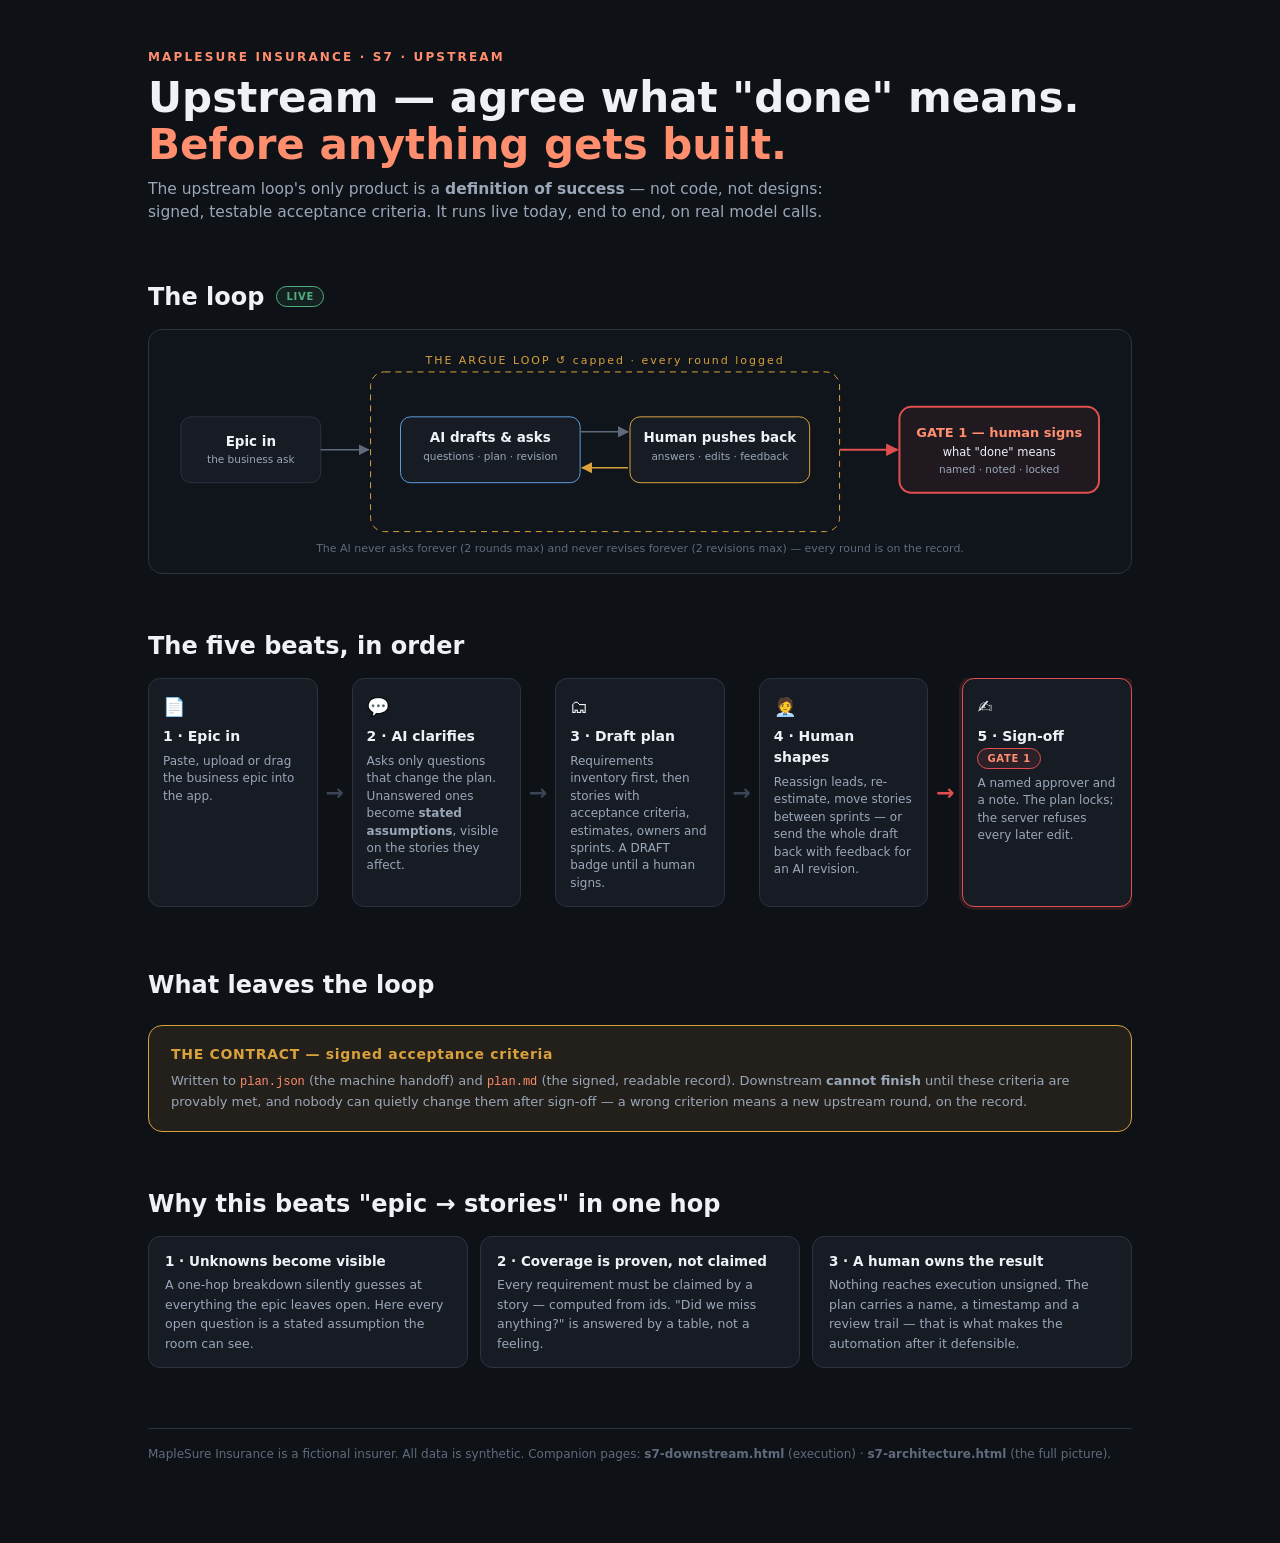
<file: docs/s7-upstream.html>
<!DOCTYPE html>
<html lang="en">
<head>
<meta charset="UTF-8">
<meta name="viewport" content="width=device-width, initial-scale=1.0">
<title>MapleSure S7 — Upstream: agree what "done" means</title>
<style>
  :root {
    --bg: #0e1116; --card: #171c24; --card-2: #1d232e;
    --ink: #eef2f7; --soft: #9aa7b8; --line: #2a3341; --line-2: #3a4556;
    --accent: #e04f4f; --accent-soft: #ff8e6e;
    --ok: #4fae7c; --warn: #d9a13c; --blue: #5b9dd9;
    --ok-bg: rgba(79,174,124,.10); --warn-bg: rgba(217,161,60,.10); --red-bg: rgba(224,79,79,.10);
  }
  * { margin: 0; padding: 0; box-sizing: border-box; }
  body { background: var(--bg); color: var(--ink);
         font-family: "Avenir Next", "Segoe UI", system-ui, sans-serif; line-height: 1.5; }
  .page { max-width: 1080px; margin: 0 auto; padding: 48px clamp(18px, 4vw, 48px) 80px; }
  .kicker { font-size: 12px; letter-spacing: .18em; text-transform: uppercase; color: var(--accent-soft); font-weight: 700; }
  h1 { font-size: clamp(26px, 4.5vw, 42px); line-height: 1.12; margin: 8px 0 10px; }
  .lede { color: var(--soft); max-width: 74ch; font-size: 15.5px; }
  section { margin-top: 54px; }
  h2 { font-size: clamp(18px, 2.6vw, 24px); margin-bottom: 14px; display: flex; align-items: center; gap: 12px; flex-wrap: wrap; }
  .b { display: inline-block; font-size: 10px; font-weight: 800; letter-spacing: .07em;
       padding: 2px 9px; border-radius: 999px; white-space: nowrap; }
  .b.live { background: var(--ok-bg); color: var(--ok); border: 1px solid var(--ok); }
  .b.gate { background: var(--red-bg); color: var(--accent-soft); border: 1px solid var(--accent); }

  .svgwrap { overflow-x: auto; border: 1px solid var(--line); border-radius: 14px; background: #10151c; padding: 12px; }
  .svgwrap svg { display: block; min-width: 820px; width: 100%; height: auto; }

  .flow-wrap { overflow-x: auto; padding-bottom: 6px; }
  .flow { display: flex; align-items: stretch; min-width: 780px; }
  .node { flex: 1; min-width: 130px; background: var(--card); border: 1.5px solid var(--line);
          border-radius: 12px; padding: 14px; display: flex; flex-direction: column; gap: 6px; }
  .node.gatebox { border-color: var(--accent); box-shadow: 0 0 0 3px rgba(224,79,79,.15); }
  .node .t { font-weight: 700; font-size: 14px; }
  .node .d { color: var(--soft); font-size: 12px; line-height: 1.45; }
  .node .icon { font-size: 18px; }
  .arr { flex: 0 0 34px; display: flex; align-items: center; justify-content: center;
         color: var(--line-2); font-size: 22px; font-weight: 700; }
  .arr.red { color: var(--accent); }

  .strip { display: grid; grid-template-columns: repeat(auto-fit, minmax(230px, 1fr)); gap: 12px; }
  .who { border-radius: 12px; padding: 14px 16px; border: 1.5px solid var(--line); background: var(--card); }
  .who .t { font-weight: 700; font-size: 13.5px; }
  .who .d { color: var(--soft); font-size: 12.5px; margin-top: 4px; line-height: 1.55; }

  .contract { margin-top: 22px; border: 1.5px solid var(--warn); background: var(--warn-bg);
              border-radius: 14px; padding: 18px 22px; }
  .contract .t { font-weight: 800; font-size: 14px; color: var(--warn); letter-spacing: .05em; }
  .contract .d { color: var(--soft); font-size: 13px; margin-top: 6px; line-height: 1.6; }
  code { font-family: ui-monospace, Menlo, monospace; font-size: 12px; color: var(--accent-soft); }
  .caption { color: var(--soft); font-size: 12.5px; margin-top: 10px; }
  .footnote { margin-top: 60px; color: #5f6b7c; font-size: 12px; border-top: 1px solid var(--line); padding-top: 16px; }
</style>
</head>
<body>
<div class="page">

  <header>
    <div class="kicker">MapleSure Insurance · S7 · upstream</div>
    <h1>Upstream — agree what "done" means.<br><span style="color:var(--accent-soft)">Before anything gets built.</span></h1>
    <p class="lede">The upstream loop's only product is a <b>definition of success</b> — not code, not
    designs: signed, testable acceptance criteria. It runs live today, end to end, on real model calls.</p>
  </header>

  <section>
    <h2>The loop <span class="b live">LIVE</span></h2>
    <div class="svgwrap">
    <svg viewBox="0 0 960 220" xmlns="http://www.w3.org/2000/svg" role="img" aria-label="Upstream loop">
      <defs>
        <marker id="a1" viewBox="0 0 10 10" refX="9" refY="5" markerWidth="7" markerHeight="7" orient="auto-start-reverse">
          <path d="M 0 0 L 10 5 L 0 10 z" fill="#5f6b7c"/></marker>
        <marker id="a2" viewBox="0 0 10 10" refX="9" refY="5" markerWidth="7" markerHeight="7" orient="auto-start-reverse">
          <path d="M 0 0 L 10 5 L 0 10 z" fill="#d9a13c"/></marker>
        <marker id="a3" viewBox="0 0 10 10" refX="9" refY="5" markerWidth="7" markerHeight="7" orient="auto-start-reverse">
          <path d="M 0 0 L 10 5 L 0 10 z" fill="#e04f4f"/></marker>
      </defs>

      <rect x="20" y="75" width="140" height="66" rx="10" fill="#171c24" stroke="#2a3341"/>
      <text x="90" y="104" fill="#eef2f7" font-size="13.5" text-anchor="middle" font-weight="700">Epic in</text>
      <text x="90" y="121" fill="#9aa7b8" font-size="10.5" text-anchor="middle">the business ask</text>
      <path d="M 160 108 H 208" stroke="#5f6b7c" stroke-width="1.6" fill="none" marker-end="url(#a1)"/>

      <rect x="210" y="30" width="470" height="160" rx="14" fill="none" stroke="#d9a13c" stroke-dasharray="6 5"/>
      <text x="445" y="22" fill="#d9a13c" font-size="11" text-anchor="middle" letter-spacing="2">THE ARGUE LOOP ↺ capped · every round logged</text>

      <rect x="240" y="75" width="180" height="66" rx="10" fill="#171c24" stroke="#5b9dd9"/>
      <text x="330" y="100" fill="#eef2f7" font-size="13.5" text-anchor="middle" font-weight="700">AI drafts &amp; asks</text>
      <text x="330" y="118" fill="#9aa7b8" font-size="10.5" text-anchor="middle">questions · plan · revision</text>

      <rect x="470" y="75" width="180" height="66" rx="10" fill="#171c24" stroke="#d9a13c"/>
      <text x="560" y="100" fill="#eef2f7" font-size="13.5" text-anchor="middle" font-weight="700">Human pushes back</text>
      <text x="560" y="118" fill="#9aa7b8" font-size="10.5" text-anchor="middle">answers · edits · feedback</text>

      <path d="M 420 90 H 468" stroke="#5f6b7c" stroke-width="1.6" fill="none" marker-end="url(#a1)"/>
      <path d="M 468 126 H 422" stroke="#d9a13c" stroke-width="1.6" fill="none" marker-end="url(#a2)"/>

      <path d="M 680 108 H 738" stroke="#e04f4f" stroke-width="1.8" fill="none" marker-end="url(#a3)"/>
      <rect x="740" y="65" width="200" height="86" rx="12" fill="rgba(224,79,79,.08)" stroke="#e04f4f" stroke-width="2"/>
      <text x="840" y="95" fill="#ff8e6e" font-size="13" text-anchor="middle" font-weight="800">GATE 1 — human signs</text>
      <text x="840" y="114" fill="#eef2f7" font-size="11.5" text-anchor="middle">what "done" means</text>
      <text x="840" y="131" fill="#9aa7b8" font-size="10.5" text-anchor="middle">named · noted · locked</text>

      <text x="480" y="210" fill="#5f6b7c" font-size="11" text-anchor="middle">The AI never asks forever (2 rounds max) and never revises forever (2 revisions max) — every round is on the record.</text>
    </svg>
    </div>
  </section>

  <section>
    <h2>The five beats, in order</h2>
    <div class="flow-wrap">
      <div class="flow">
        <div class="node"><span class="icon">📄</span><span class="t">1 · Epic in</span>
          <span class="d">Paste, upload or drag the business epic into the app.</span></div>
        <div class="arr">→</div>
        <div class="node"><span class="icon">💬</span><span class="t">2 · AI clarifies</span>
          <span class="d">Asks only questions that change the plan. Unanswered ones become <b>stated
          assumptions</b>, visible on the stories they affect.</span></div>
        <div class="arr">→</div>
        <div class="node"><span class="icon">🗂</span><span class="t">3 · Draft plan</span>
          <span class="d">Requirements inventory first, then stories with acceptance criteria, estimates,
          owners and sprints. A DRAFT badge until a human signs.</span></div>
        <div class="arr">→</div>
        <div class="node"><span class="icon">🧑‍💼</span><span class="t">4 · Human shapes</span>
          <span class="d">Reassign leads, re-estimate, move stories between sprints — or send the whole
          draft back with feedback for an AI revision.</span></div>
        <div class="arr red">→</div>
        <div class="node gatebox"><span class="icon">✍️</span><span class="t">5 · Sign-off <span class="b gate">GATE 1</span></span>
          <span class="d">A named approver and a note. The plan locks; the server refuses every later edit.</span></div>
      </div>
    </div>
  </section>

  <section>
    <h2>What leaves the loop</h2>
    <div class="contract">
      <div class="t">THE CONTRACT — signed acceptance criteria</div>
      <div class="d">Written to <code>plan.json</code> (the machine handoff) and <code>plan.md</code>
      (the signed, readable record). Downstream <b>cannot finish</b> until these criteria are provably met,
      and nobody can quietly change them after sign-off — a wrong criterion means a new upstream round,
      on the record.</div>
    </div>
  </section>

  <section>
    <h2>Why this beats "epic → stories" in one hop</h2>
    <div class="strip">
      <div class="who"><div class="t">1 · Unknowns become visible</div>
        <div class="d">A one-hop breakdown silently guesses at everything the epic leaves open. Here every
        open question is a stated assumption the room can see.</div></div>
      <div class="who"><div class="t">2 · Coverage is proven, not claimed</div>
        <div class="d">Every requirement must be claimed by a story — computed from ids. "Did we miss
        anything?" is answered by a table, not a feeling.</div></div>
      <div class="who"><div class="t">3 · A human owns the result</div>
        <div class="d">Nothing reaches execution unsigned. The plan carries a name, a timestamp and a
        review trail — that is what makes the automation after it defensible.</div></div>
    </div>
  </section>

  <p class="footnote">MapleSure Insurance is a fictional insurer. All data is synthetic. Companion pages:
  <b>s7-downstream.html</b> (execution) · <b>s7-architecture.html</b> (the full picture).</p>
</div>
</body>
</html>
</file>
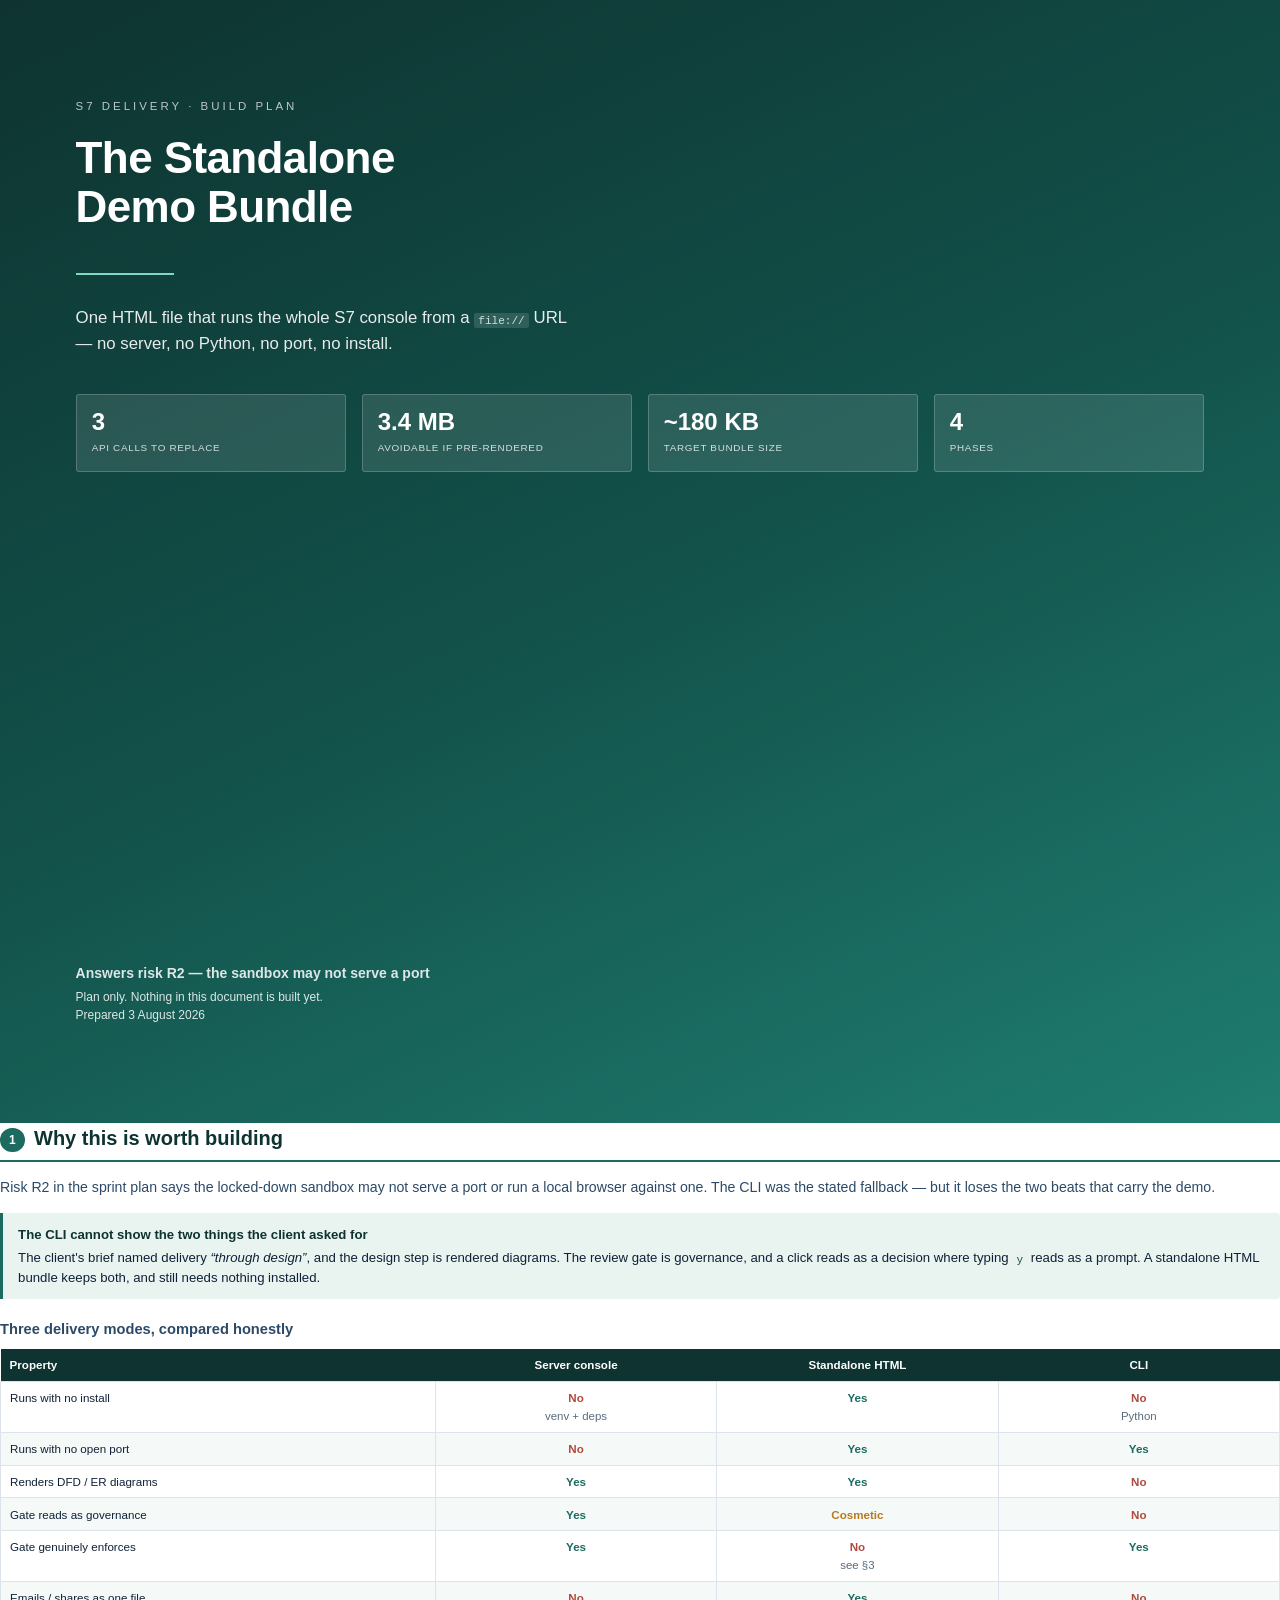
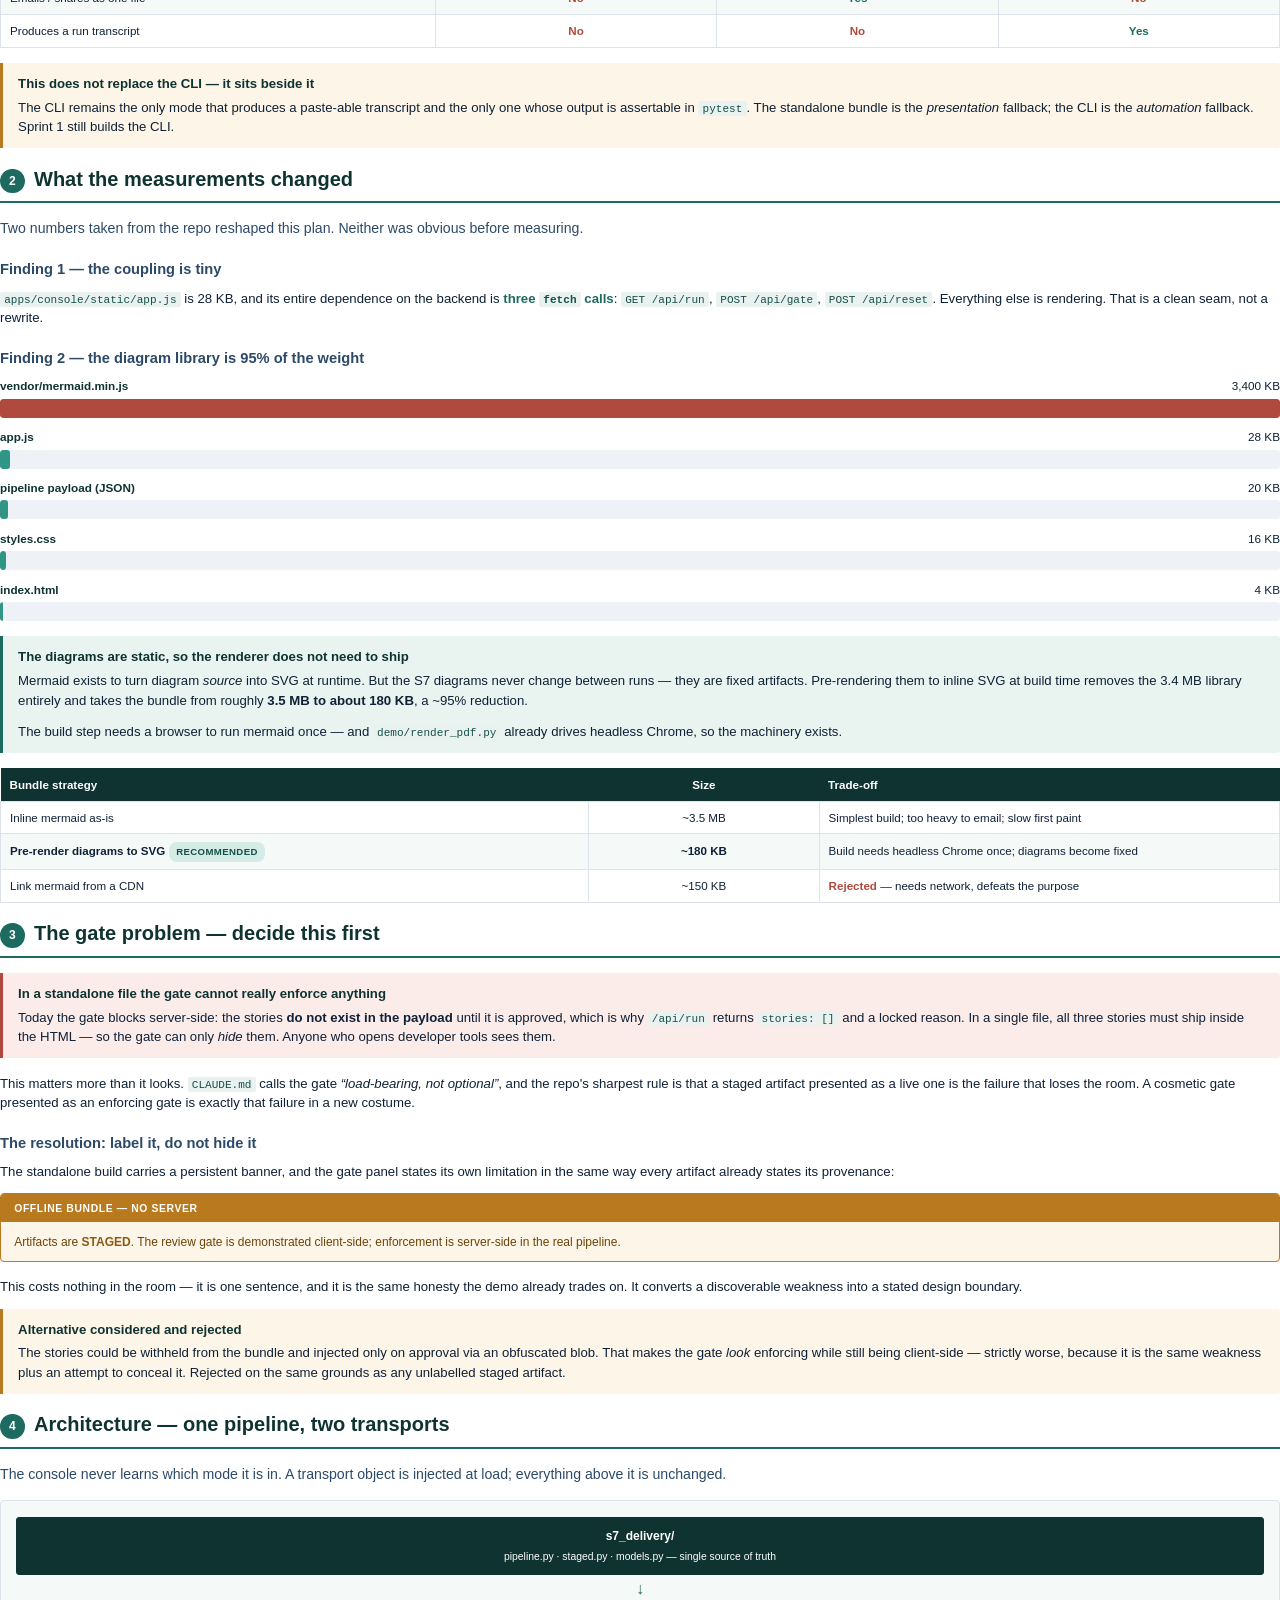
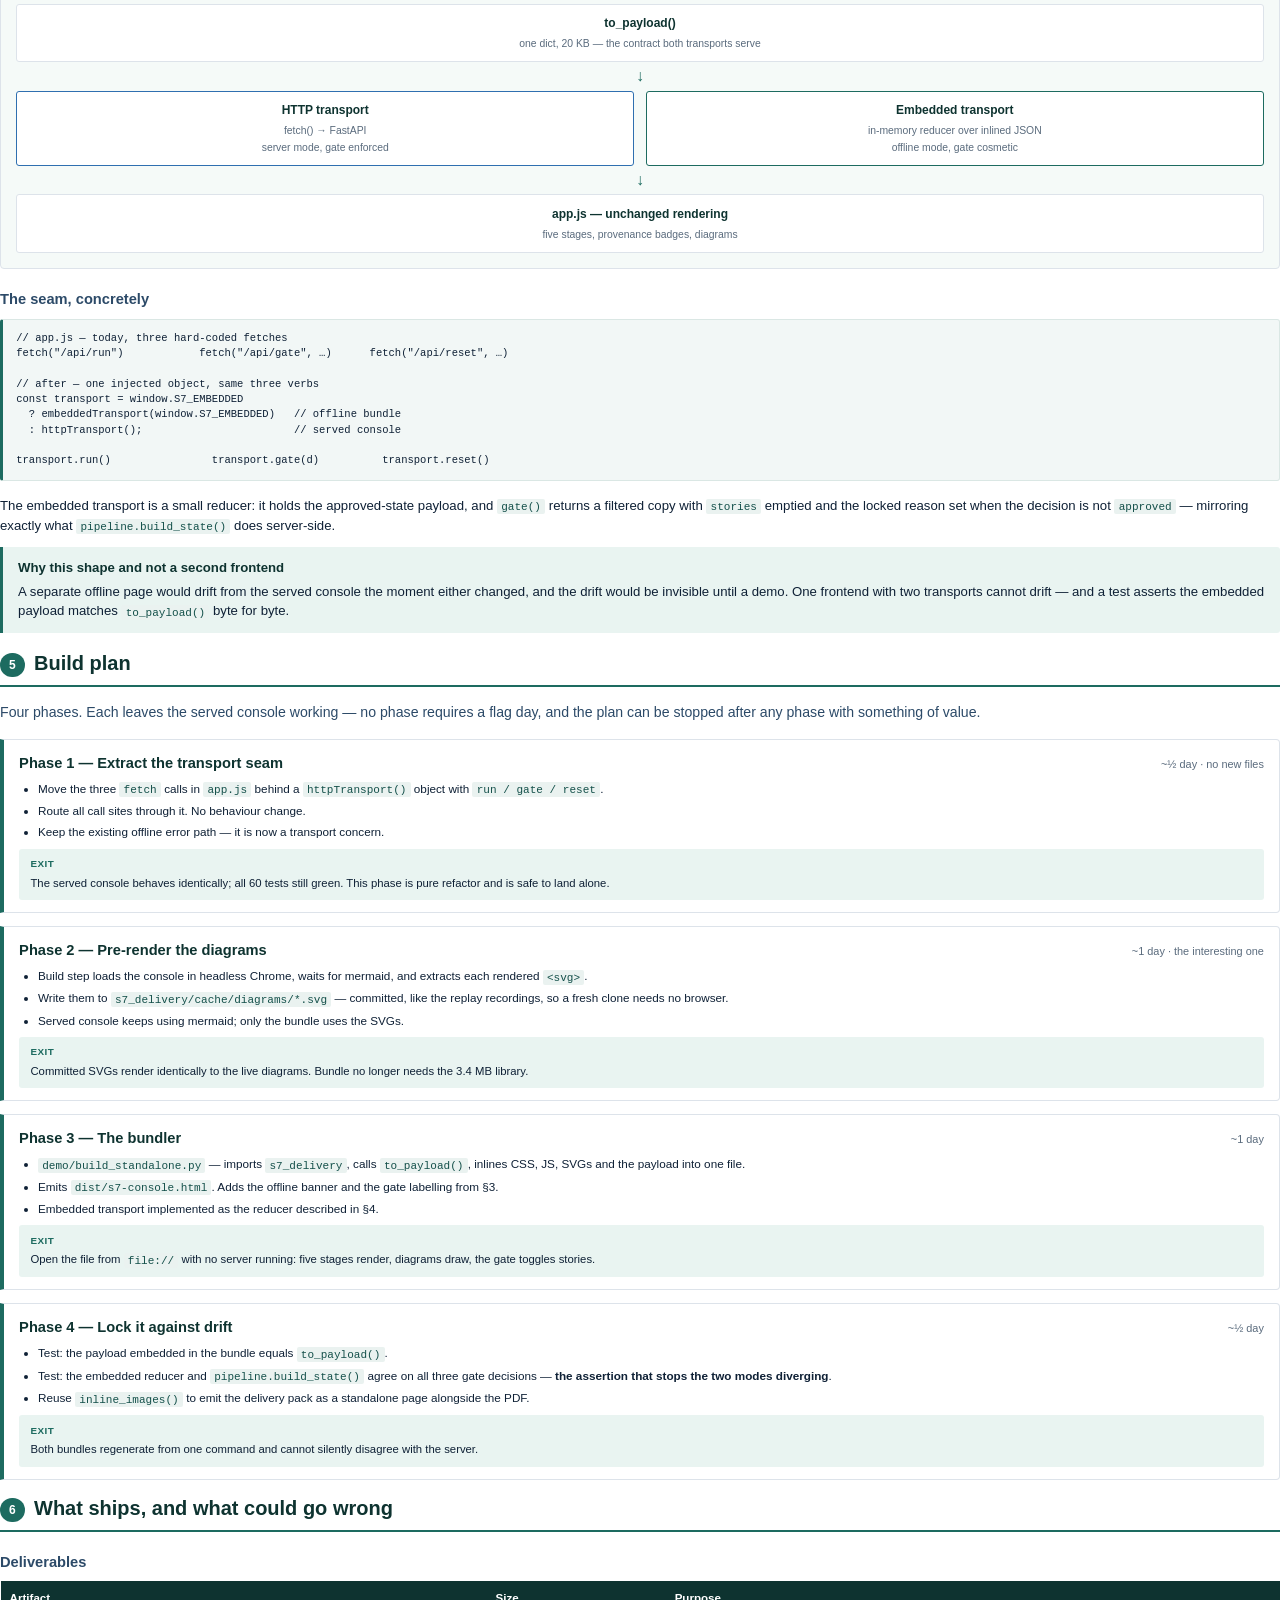
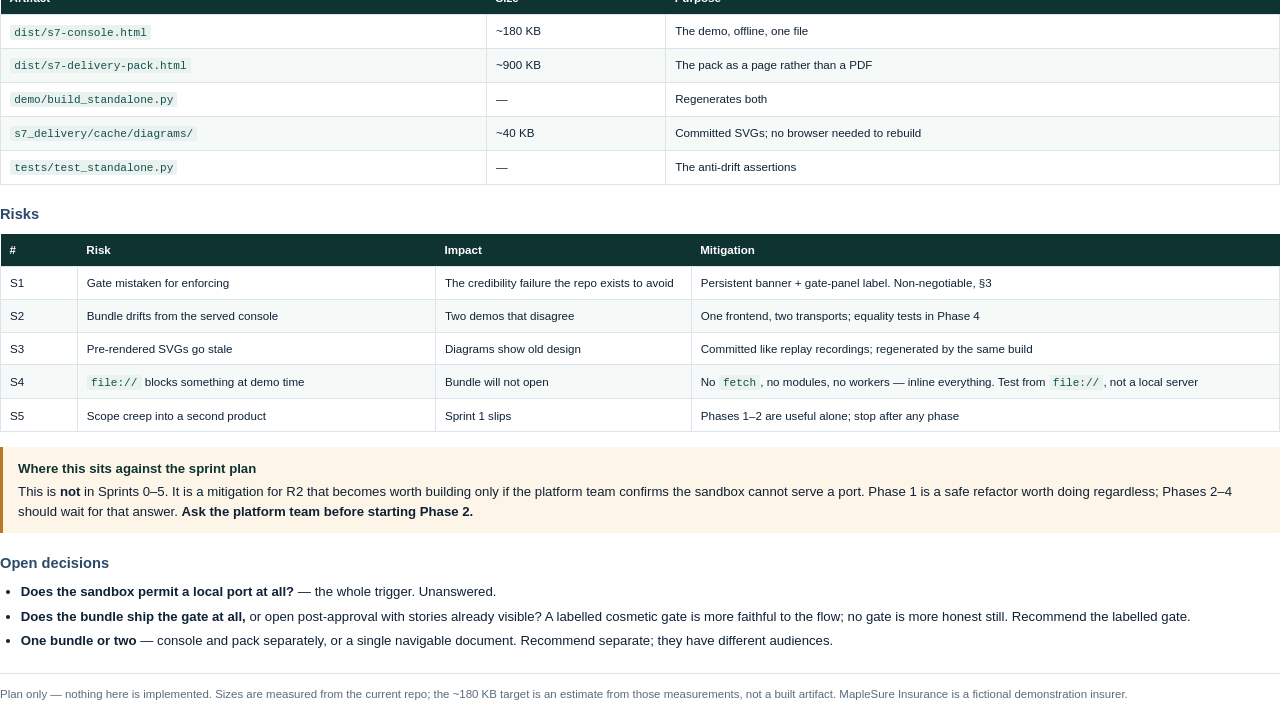
<file: docs/standalone-plan.html>
<!doctype html>
<html lang="en">
<head>
<meta charset="utf-8">
<title>S7 Standalone Demo — Build Plan</title>
<style>
/* ------------------------------------------------------------------ *
 * S7 Standalone Demo — build plan. Print stylesheet.
 * Accent shifted to teal to distinguish this from the delivery pack.
 * ------------------------------------------------------------------ */
@page { size: A4; margin: 14mm 13mm 15mm; }
@page :first { margin: 0; }

:root {
  --ink:#0f2136; --ink-2:#2c4a68; --muted:#5a6b7d; --line:#dde3ea;
  --navy:#0e3330; --teal:#1d6b60; --teal-2:#2f9585; --blue:#2f6fb0;
  --amber:#b8791f; --red:#b04a3e; --slate:#5b6b7f;
  --wash:#f5faf8; --wash-2:#e9f4f1;
}
* { box-sizing:border-box; }
body {
  font-family:-apple-system,"Segoe UI",Helvetica,Arial,sans-serif;
  font-size:9.9pt; line-height:1.5; color:var(--ink); margin:0;
  -webkit-print-color-adjust:exact; print-color-adjust:exact;
}
h1,h2,h3 { margin:0; }
p { margin:0 0 3mm; }
code {
  font-family:"SF Mono",Menlo,Consolas,monospace; font-size:8.3pt;
  background:#eaf2f0; padding:.4mm 1.1mm; border-radius:2px; color:#14504a;
}
.small { font-size:8.6pt; color:var(--muted); }
b.hl { color:var(--teal); }

/* --- cover --------------------------------------------------------- */
.cover {
  height:297mm; background:linear-gradient(155deg,#0e3330 0%,#12514a 50%,#1f7d70 100%);
  color:#fff; padding:26mm 20mm; display:flex; flex-direction:column; break-after:page;
}
.cover .eyebrow { letter-spacing:3px; font-size:8.6pt; text-transform:uppercase; opacity:.72; }
.cover h1 { font-size:33pt; line-height:1.1; margin:5mm 0 3mm; letter-spacing:-.6px; }
.cover .sub { font-size:12.6pt; opacity:.9; font-weight:300; max-width:132mm; }
.cover .rule { width:26mm; height:2.5px; background:#7fd8c6; margin:8mm 0; }
.cover .meta { margin-top:auto; font-size:9pt; opacity:.85; }
.cover .meta strong { display:block; font-size:10.5pt; opacity:1; margin-bottom:1mm; }
.cover-tiles { display:flex; gap:4mm; margin-top:10mm; }
.cover-tile {
  flex:1; background:rgba(255,255,255,.11); border:1px solid rgba(255,255,255,.2);
  border-radius:3px; padding:4mm;
}
.cover-tile .n { font-size:18pt; font-weight:600; line-height:1; }
.cover-tile .l { font-size:7.4pt; text-transform:uppercase; letter-spacing:.7px; opacity:.8; margin-top:2mm; }

/* --- structure ------------------------------------------------------ */
section { break-before:page; }
section.first { break-before:auto; }
h2 {
  font-size:15pt; color:var(--navy); padding-bottom:2mm;
  border-bottom:2.5px solid var(--teal); margin-bottom:4mm;
}
h2 .num {
  display:inline-block; background:var(--teal); color:#fff; font-size:9pt;
  width:6.5mm; height:6.5mm; line-height:6.5mm; text-align:center;
  border-radius:50%; margin-right:2.5mm; vertical-align:1px;
}
h3 { font-size:11pt; color:var(--ink-2); margin:5mm 0 2.2mm; break-after:avoid; }
.lede { font-size:10.6pt; color:var(--ink-2); margin-bottom:4mm; }

/* --- callout -------------------------------------------------------- */
.callout {
  background:var(--wash-2); border-left:3.5px solid var(--teal);
  padding:3mm 4mm; border-radius:0 3px 3px 0; margin:0 0 4mm; break-inside:avoid;
}
.callout.warn { background:#fdf5e8; border-left-color:var(--amber); }
.callout.stop { background:#fbecea; border-left-color:var(--red); }
.callout .t { font-weight:600; color:var(--navy); margin-bottom:1mm; }
.callout p:last-child { margin-bottom:0; }

/* --- tables --------------------------------------------------------- */
table { width:100%; border-collapse:collapse; margin:0 0 4mm; font-size:8.7pt; }
thead { display:table-header-group; }
tr { break-inside:avoid; }
th { background:var(--navy); color:#fff; text-align:left; padding:2mm 2.4mm; font-weight:600; }
td { padding:1.9mm 2.4mm; border:1px solid var(--line); vertical-align:top; }
tbody tr:nth-child(even) td { background:var(--wash); }
td.c, th.c { text-align:center; }
.yes { color:var(--teal); font-weight:700; }
.no  { color:var(--red);  font-weight:700; }
.part{ color:var(--amber);font-weight:700; }

/* --- pills ---------------------------------------------------------- */
.pill {
  display:inline-block; font-size:7.2pt; font-weight:700; letter-spacing:.4px;
  text-transform:uppercase; padding:.8mm 2mm; border-radius:8px; white-space:nowrap;
}
.pill.go   { background:#d5ece6; color:#14504a; }
.pill.new  { background:#dbe9f7; color:#1d4e80; }
.pill.warn { background:#fdf0d3; color:#8a5a12; }
.pill.stop { background:#fbe0dc; color:#8f3129; }

/* --- size bars ------------------------------------------------------ */
.sizebars { margin-bottom:4mm; break-inside:avoid; }
.sb { margin-bottom:2.8mm; }
.sb-top { display:flex; justify-content:space-between; font-size:8.8pt; margin-bottom:1mm; }
.sb-top b { color:var(--navy); }
.sb-bar { height:5mm; background:#eef2f6; border-radius:3px; overflow:hidden; }
.sb-bar i { display:block; height:100%; border-radius:3px; }

/* --- architecture diagram ------------------------------------------- */
.arch { border:1px solid var(--line); border-radius:4px; padding:4mm; background:var(--wash);
        margin-bottom:4mm; break-inside:avoid; }
.arch-row { display:flex; gap:3mm; align-items:stretch; }
.box {
  flex:1; background:#fff; border:1px solid var(--line); border-radius:3px;
  padding:2.6mm 3mm; font-size:8.5pt; text-align:center;
}
.box b { display:block; color:var(--navy); font-size:9pt; margin-bottom:.6mm; }
.box span { color:var(--muted); font-size:7.8pt; }
.box.src { background:var(--navy); color:#fff; border-color:var(--navy); }
.box.src b, .box.src span { color:#fff; }
.box.t1 { border-color:var(--blue); border-width:1.5px; }
.box.t2 { border-color:var(--teal); border-width:1.5px; }
.down { text-align:center; color:var(--teal); font-size:12pt; line-height:1; margin:1.6mm 0; }
.split { display:flex; gap:3mm; margin-top:1.6mm; }

/* --- phases ---------------------------------------------------------- */
.phase {
  border:1px solid var(--line); border-left:4px solid var(--teal); border-radius:0 4px 4px 0;
  padding:3.2mm 4mm; margin-bottom:3.4mm; break-inside:avoid; background:#fff;
}
.phase-h { display:flex; align-items:baseline; justify-content:space-between; margin-bottom:1.4mm; }
.phase-h b { font-size:11pt; color:var(--navy); }
.phase-h .est { font-size:8.2pt; color:var(--muted); }
.phase ul { margin:1.6mm 0 2mm; padding-left:5mm; }
.phase li { margin-bottom:1mm; font-size:8.8pt; }
.exit { background:var(--wash-2); border-radius:3px; padding:2.2mm 3mm; font-size:8.5pt; }
.exit b { color:var(--teal); text-transform:uppercase; font-size:7.4pt;
          letter-spacing:.5px; display:block; margin-bottom:.8mm; }

/* Mock-up of the banner the bundle would carry. Rendered as real elements
   rather than ASCII art — box-drawing characters and em-dashes do not share
   a width in every monospace face, so the borders break in print. */
.banner {
  border:1.5px solid var(--amber); background:#fdf5e8; border-radius:4px;
  overflow:hidden; margin:0 0 4mm; break-inside:avoid;
}
.banner-tag {
  background:var(--amber); color:#fff; font-size:7.8pt; font-weight:700;
  letter-spacing:.6px; text-transform:uppercase; padding:1.6mm 3.5mm;
}
.banner-body { padding:2.8mm 3.5mm; font-size:9pt; color:#6b4508; }
.banner-body b { color:#8a5a12; }

pre {
  background:#f2f7f6; border:1px solid #dae7e4; border-left:3px solid var(--teal);
  padding:3mm 3.5mm; border-radius:3px; font-family:"SF Mono",Menlo,Consolas,monospace;
  font-size:7.9pt; line-height:1.45; break-inside:avoid; margin:0 0 4mm; overflow-x:auto;
}
ul { margin:0 0 3.5mm; padding-left:5.5mm; }
li { margin-bottom:1.2mm; }
.footer-note { margin-top:6mm; padding-top:3mm; border-top:1px solid var(--line); }
</style>
</head>
<body>

<!-- ============================ COVER ============================ -->
<div class="cover">
  <div class="eyebrow">S7 Delivery &middot; Build Plan</div>
  <h1>The Standalone<br>Demo Bundle</h1>
  <div class="rule"></div>
  <div class="sub">One HTML file that runs the whole S7 console from a
  <code style="background:rgba(255,255,255,.15);color:#dff3ee">file://</code> URL —
  no server, no Python, no port, no install.</div>

  <div class="cover-tiles">
    <div class="cover-tile"><div class="n">3</div><div class="l">API calls to replace</div></div>
    <div class="cover-tile"><div class="n">3.4 MB</div><div class="l">Avoidable if pre-rendered</div></div>
    <div class="cover-tile"><div class="n">~180 KB</div><div class="l">Target bundle size</div></div>
    <div class="cover-tile"><div class="n">4</div><div class="l">Phases</div></div>
  </div>

  <div class="meta">
    <strong>Answers risk R2 — the sandbox may not serve a port</strong>
    Plan only. Nothing in this document is built yet.<br>
    Prepared 3 August 2026
  </div>
</div>

<!-- ========================== 1. WHY ============================== -->
<section class="first">
  <h2><span class="num">1</span>Why this is worth building</h2>
  <p class="lede">Risk R2 in the sprint plan says the locked-down sandbox may not serve a
  port or run a local browser against one. The CLI was the stated fallback — but it loses
  the two beats that carry the demo.</p>

  <div class="callout">
    <div class="t">The CLI cannot show the two things the client asked for</div>
    <p>The client's brief named delivery <em>“through design”</em>, and the design step is
    rendered diagrams. The review gate is governance, and a click reads as a decision where
    typing <code>y</code> reads as a prompt. A standalone HTML bundle keeps both, and still
    needs nothing installed.</p>
  </div>

  <h3>Three delivery modes, compared honestly</h3>
  <table>
    <thead><tr>
      <th style="width:34%">Property</th>
      <th class="c" style="width:22%">Server console</th>
      <th class="c" style="width:22%">Standalone HTML</th>
      <th class="c" style="width:22%">CLI</th>
    </tr></thead>
    <tbody>
      <tr><td>Runs with no install</td><td class="c"><span class="no">No</span><br><span class="small">venv + deps</span></td><td class="c"><span class="yes">Yes</span></td><td class="c"><span class="no">No</span><br><span class="small">Python</span></td></tr>
      <tr><td>Runs with no open port</td><td class="c"><span class="no">No</span></td><td class="c"><span class="yes">Yes</span></td><td class="c"><span class="yes">Yes</span></td></tr>
      <tr><td>Renders DFD / ER diagrams</td><td class="c"><span class="yes">Yes</span></td><td class="c"><span class="yes">Yes</span></td><td class="c"><span class="no">No</span></td></tr>
      <tr><td>Gate reads as governance</td><td class="c"><span class="yes">Yes</span></td><td class="c"><span class="part">Cosmetic</span></td><td class="c"><span class="no">No</span></td></tr>
      <tr><td>Gate genuinely enforces</td><td class="c"><span class="yes">Yes</span></td><td class="c"><span class="no">No</span><br><span class="small">see §3</span></td><td class="c"><span class="yes">Yes</span></td></tr>
      <tr><td>Emails / shares as one file</td><td class="c"><span class="no">No</span></td><td class="c"><span class="yes">Yes</span></td><td class="c"><span class="no">No</span></td></tr>
      <tr><td>Produces a run transcript</td><td class="c"><span class="no">No</span></td><td class="c"><span class="no">No</span></td><td class="c"><span class="yes">Yes</span></td></tr>
    </tbody>
  </table>

  <div class="callout warn">
    <div class="t">This does not replace the CLI — it sits beside it</div>
    <p>The CLI remains the only mode that produces a paste-able transcript and the only one
    whose output is assertable in <code>pytest</code>. The standalone bundle is the
    <em>presentation</em> fallback; the CLI is the <em>automation</em> fallback. Sprint 1
    still builds the CLI.</p>
  </div>
</section>

<!-- ====================== 2. MEASUREMENTS ========================= -->
<section>
  <h2><span class="num">2</span>What the measurements changed</h2>
  <p class="lede">Two numbers taken from the repo reshaped this plan. Neither was obvious
  before measuring.</p>

  <h3>Finding 1 — the coupling is tiny</h3>
  <p><code>apps/console/static/app.js</code> is 28 KB, and its entire dependence on the
  backend is <b class="hl">three <code>fetch</code> calls</b>: <code>GET /api/run</code>,
  <code>POST /api/gate</code>, <code>POST /api/reset</code>. Everything else is rendering.
  That is a clean seam, not a rewrite.</p>

  <h3>Finding 2 — the diagram library is 95% of the weight</h3>
  <div class="sizebars">
    <div class="sb">
      <div class="sb-top"><b>vendor/mermaid.min.js</b><span>3,400 KB</span></div>
      <div class="sb-bar"><i style="width:100%;background:#b04a3e"></i></div>
    </div>
    <div class="sb">
      <div class="sb-top"><b>app.js</b><span>28 KB</span></div>
      <div class="sb-bar"><i style="width:0.8%;background:#2f9585"></i></div>
    </div>
    <div class="sb">
      <div class="sb-top"><b>pipeline payload (JSON)</b><span>20 KB</span></div>
      <div class="sb-bar"><i style="width:0.6%;background:#2f9585"></i></div>
    </div>
    <div class="sb">
      <div class="sb-top"><b>styles.css</b><span>16 KB</span></div>
      <div class="sb-bar"><i style="width:0.5%;background:#2f9585"></i></div>
    </div>
    <div class="sb">
      <div class="sb-top"><b>index.html</b><span>4 KB</span></div>
      <div class="sb-bar"><i style="width:0.2%;background:#2f9585"></i></div>
    </div>
  </div>

  <div class="callout">
    <div class="t">The diagrams are static, so the renderer does not need to ship</div>
    <p>Mermaid exists to turn diagram <em>source</em> into SVG at runtime. But the S7
    diagrams never change between runs — they are fixed artifacts. Pre-rendering them to
    inline SVG at build time removes the 3.4 MB library entirely and takes the bundle from
    roughly <b>3.5 MB to about 180 KB</b>, a ~95% reduction.</p>
    <p>The build step needs a browser to run mermaid once — and
    <code>demo/render_pdf.py</code> already drives headless Chrome, so the machinery exists.</p>
  </div>

  <table>
    <thead><tr><th style="width:46%">Bundle strategy</th><th class="c" style="width:18%">Size</th><th>Trade-off</th></tr></thead>
    <tbody>
      <tr><td>Inline mermaid as-is</td><td class="c">~3.5 MB</td><td>Simplest build; too heavy to email; slow first paint</td></tr>
      <tr><td><b>Pre-render diagrams to SVG</b> <span class="pill go">Recommended</span></td><td class="c"><b>~180 KB</b></td><td>Build needs headless Chrome once; diagrams become fixed</td></tr>
      <tr><td>Link mermaid from a CDN</td><td class="c">~150 KB</td><td><span class="no">Rejected</span> — needs network, defeats the purpose</td></tr>
    </tbody>
  </table>
</section>

<!-- ======================== 3. THE GATE =========================== -->
<section>
  <h2><span class="num">3</span>The gate problem — decide this first</h2>

  <div class="callout stop">
    <div class="t">In a standalone file the gate cannot really enforce anything</div>
    <p>Today the gate blocks server-side: the stories <b>do not exist in the payload</b>
    until it is approved, which is why <code>/api/run</code> returns
    <code>stories: []</code> and a locked reason. In a single file, all three stories must
    ship inside the HTML — so the gate can only <em>hide</em> them. Anyone who opens
    developer tools sees them.</p>
  </div>

  <p>This matters more than it looks. <code>CLAUDE.md</code> calls the gate
  <em>“load-bearing, not optional”</em>, and the repo's sharpest rule is that a staged
  artifact presented as a live one is the failure that loses the room. A cosmetic gate
  presented as an enforcing gate is exactly that failure in a new costume.</p>

  <h3>The resolution: label it, do not hide it</h3>
  <p>The standalone build carries a persistent banner, and the gate panel states its own
  limitation in the same way every artifact already states its provenance:</p>

  <div class="banner">
    <div class="banner-tag">Offline bundle — no server</div>
    <div class="banner-body">Artifacts are <b>STAGED</b>. The review gate is demonstrated
    client-side; enforcement is server-side in the real pipeline.</div>
  </div>

  <p>This costs nothing in the room — it is one sentence, and it is the same honesty the
  demo already trades on. It converts a discoverable weakness into a stated design boundary.</p>

  <div class="callout warn">
    <div class="t">Alternative considered and rejected</div>
    <p>The stories could be withheld from the bundle and injected only on approval via an
    obfuscated blob. That makes the gate <em>look</em> enforcing while still being
    client-side — strictly worse, because it is the same weakness plus an attempt to
    conceal it. Rejected on the same grounds as any unlabelled staged artifact.</p>
  </div>
</section>

<!-- ====================== 4. ARCHITECTURE ========================= -->
<section>
  <h2><span class="num">4</span>Architecture — one pipeline, two transports</h2>
  <p class="lede">The console never learns which mode it is in. A transport object is
  injected at load; everything above it is unchanged.</p>

  <div class="arch">
    <div class="arch-row">
      <div class="box src"><b>s7_delivery/</b><span>pipeline.py &middot; staged.py &middot; models.py — single source of truth</span></div>
    </div>
    <div class="down">↓</div>
    <div class="arch-row">
      <div class="box"><b>to_payload()</b><span>one dict, 20 KB — the contract both transports serve</span></div>
    </div>
    <div class="down">↓</div>
    <div class="split">
      <div class="box t1"><b>HTTP transport</b><span>fetch() → FastAPI<br>server mode, gate enforced</span></div>
      <div class="box t2"><b>Embedded transport</b><span>in-memory reducer over inlined JSON<br>offline mode, gate cosmetic</span></div>
    </div>
    <div class="down">↓</div>
    <div class="arch-row">
      <div class="box"><b>app.js — unchanged rendering</b><span>five stages, provenance badges, diagrams</span></div>
    </div>
  </div>

  <h3>The seam, concretely</h3>
<pre>// app.js — today, three hard-coded fetches
fetch("/api/run")            fetch("/api/gate", …)      fetch("/api/reset", …)

// after — one injected object, same three verbs
const transport = window.S7_EMBEDDED
  ? embeddedTransport(window.S7_EMBEDDED)   // offline bundle
  : httpTransport();                        // served console

transport.run()                transport.gate(d)          transport.reset()</pre>

  <p>The embedded transport is a small reducer: it holds the approved-state payload, and
  <code>gate()</code> returns a filtered copy with <code>stories</code> emptied and the
  locked reason set when the decision is not <code>approved</code> — mirroring exactly what
  <code>pipeline.build_state()</code> does server-side.</p>

  <div class="callout">
    <div class="t">Why this shape and not a second frontend</div>
    <p>A separate offline page would drift from the served console the moment either
    changed, and the drift would be invisible until a demo. One frontend with two transports
    cannot drift — and a test asserts the embedded payload matches
    <code>to_payload()</code> byte for byte.</p>
  </div>
</section>

<!-- ========================= 5. PHASES ============================ -->
<section>
  <h2><span class="num">5</span>Build plan</h2>
  <p class="lede">Four phases. Each leaves the served console working — no phase requires a
  flag day, and the plan can be stopped after any phase with something of value.</p>

  <div class="phase">
    <div class="phase-h"><b>Phase 1 — Extract the transport seam</b><span class="est">~½ day &middot; no new files</span></div>
    <ul>
      <li>Move the three <code>fetch</code> calls in <code>app.js</code> behind a
          <code>httpTransport()</code> object with <code>run / gate / reset</code>.</li>
      <li>Route all call sites through it. No behaviour change.</li>
      <li>Keep the existing offline error path — it is now a transport concern.</li>
    </ul>
    <div class="exit"><b>Exit</b>The served console behaves identically; all 60 tests still green.
    This phase is pure refactor and is safe to land alone.</div>
  </div>

  <div class="phase">
    <div class="phase-h"><b>Phase 2 — Pre-render the diagrams</b><span class="est">~1 day &middot; the interesting one</span></div>
    <ul>
      <li>Build step loads the console in headless Chrome, waits for mermaid, and extracts
          each rendered <code>&lt;svg&gt;</code>.</li>
      <li>Write them to <code>s7_delivery/cache/diagrams/*.svg</code> — committed, like the
          replay recordings, so a fresh clone needs no browser.</li>
      <li>Served console keeps using mermaid; only the bundle uses the SVGs.</li>
    </ul>
    <div class="exit"><b>Exit</b>Committed SVGs render identically to the live diagrams.
    Bundle no longer needs the 3.4 MB library.</div>
  </div>

  <div class="phase">
    <div class="phase-h"><b>Phase 3 — The bundler</b><span class="est">~1 day</span></div>
    <ul>
      <li><code>demo/build_standalone.py</code> — imports <code>s7_delivery</code>, calls
          <code>to_payload()</code>, inlines CSS, JS, SVGs and the payload into one file.</li>
      <li>Emits <code>dist/s7-console.html</code>. Adds the offline banner and the gate
          labelling from §3.</li>
      <li>Embedded transport implemented as the reducer described in §4.</li>
    </ul>
    <div class="exit"><b>Exit</b>Open the file from <code>file://</code> with no server
    running: five stages render, diagrams draw, the gate toggles stories.</div>
  </div>

  <div class="phase">
    <div class="phase-h"><b>Phase 4 — Lock it against drift</b><span class="est">~½ day</span></div>
    <ul>
      <li>Test: the payload embedded in the bundle equals <code>to_payload()</code>.</li>
      <li>Test: the embedded reducer and <code>pipeline.build_state()</code> agree on all
          three gate decisions — <b>the assertion that stops the two modes diverging</b>.</li>
      <li>Reuse <code>inline_images()</code> to emit the delivery pack as a standalone page
          alongside the PDF.</li>
    </ul>
    <div class="exit"><b>Exit</b>Both bundles regenerate from one command and cannot silently
    disagree with the server.</div>
  </div>
</section>

<!-- ======================== 6. SHIPS / RISK ======================= -->
<section>
  <h2><span class="num">6</span>What ships, and what could go wrong</h2>

  <h3>Deliverables</h3>
  <table>
    <thead><tr><th style="width:38%">Artifact</th><th style="width:14%">Size</th><th>Purpose</th></tr></thead>
    <tbody>
      <tr><td><code>dist/s7-console.html</code></td><td>~180 KB</td><td>The demo, offline, one file</td></tr>
      <tr><td><code>dist/s7-delivery-pack.html</code></td><td>~900 KB</td><td>The pack as a page rather than a PDF</td></tr>
      <tr><td><code>demo/build_standalone.py</code></td><td>—</td><td>Regenerates both</td></tr>
      <tr><td><code>s7_delivery/cache/diagrams/</code></td><td>~40 KB</td><td>Committed SVGs; no browser needed to rebuild</td></tr>
      <tr><td><code>tests/test_standalone.py</code></td><td>—</td><td>The anti-drift assertions</td></tr>
    </tbody>
  </table>

  <h3>Risks</h3>
  <table>
    <thead><tr><th style="width:6%">#</th><th style="width:28%">Risk</th><th style="width:20%">Impact</th><th>Mitigation</th></tr></thead>
    <tbody>
      <tr><td>S1</td><td>Gate mistaken for enforcing</td><td>The credibility failure the repo exists to avoid</td><td>Persistent banner + gate-panel label. Non-negotiable, §3</td></tr>
      <tr><td>S2</td><td>Bundle drifts from the served console</td><td>Two demos that disagree</td><td>One frontend, two transports; equality tests in Phase 4</td></tr>
      <tr><td>S3</td><td>Pre-rendered SVGs go stale</td><td>Diagrams show old design</td><td>Committed like replay recordings; regenerated by the same build</td></tr>
      <tr><td>S4</td><td><code>file://</code> blocks something at demo time</td><td>Bundle will not open</td><td>No <code>fetch</code>, no modules, no workers — inline everything. Test from <code>file://</code>, not a local server</td></tr>
      <tr><td>S5</td><td>Scope creep into a second product</td><td>Sprint 1 slips</td><td>Phases 1–2 are useful alone; stop after any phase</td></tr>
    </tbody>
  </table>

  <div class="callout warn">
    <div class="t">Where this sits against the sprint plan</div>
    <p>This is <b>not</b> in Sprints 0–5. It is a mitigation for R2 that becomes worth
    building only if the platform team confirms the sandbox cannot serve a port. Phase 1 is
    a safe refactor worth doing regardless; Phases 2–4 should wait for that answer.
    <b>Ask the platform team before starting Phase 2.</b></p>
  </div>

  <h3>Open decisions</h3>
  <ul>
    <li><b>Does the sandbox permit a local port at all?</b> — the whole trigger. Unanswered.</li>
    <li><b>Does the bundle ship the gate at all,</b> or open post-approval with stories already
        visible? A labelled cosmetic gate is more faithful to the flow; no gate is more honest
        still. Recommend the labelled gate.</li>
    <li><b>One bundle or two</b> — console and pack separately, or a single navigable document.
        Recommend separate; they have different audiences.</li>
  </ul>

  <div class="footer-note small">
    Plan only — nothing here is implemented. Sizes are measured from the current repo;
    the ~180 KB target is an estimate from those measurements, not a built artifact.
    MapleSure Insurance is a fictional demonstration insurer.
  </div>
</section>

</body>
</html>
</file>
